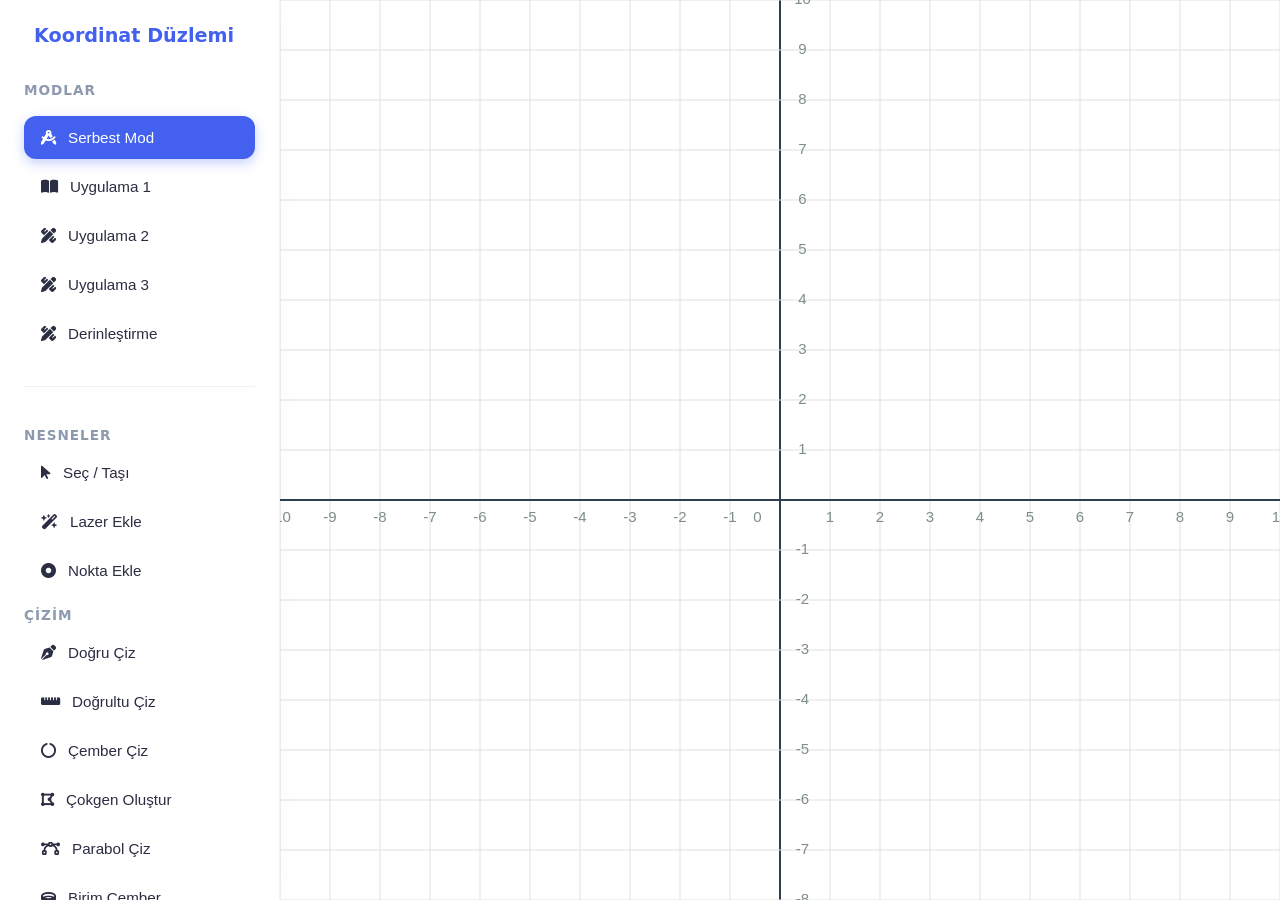
<file: index.html>
<!DOCTYPE html>
<html lang="tr">
<head>
    <meta charset="UTF-8">
    <meta name="viewport" content="width=device-width, initial-scale=1.0, maximum-scale=1.0, user-scalable=no">
    <title>Lazer Işıklı Koordinat Düzlemi</title>
    <!-- Font Awesome for Icons -->
    <link rel="stylesheet" href="https://cdnjs.cloudflare.com/ajax/libs/font-awesome/6.4.0/css/all.min.css">
    <link rel="stylesheet" href="style.css">
</head>
<body>
    <!-- Portrait Mode Overlay -->
    <div id="portrait-overlay">
        <div class="rotate-icon">
            <svg viewBox="0 0 24 24" xmlns="http://www.w3.org/2000/svg">
                <path d="M16.48 2.52c3.27 1.55 5.61 4.72 5.97 8.48h1.5C23.44 4.84 18.29 0 12 0l-.66.03 3.81 3.81 1.33-1.32zm-6.25-.77c-.59-.59-1.54-.59-2.12 0L1.75 8.11c-.59.59-.59 1.54 0 2.12l12.02 12.02c.59.59 1.54.59 2.12 0l6.36-6.36c.59-.59.59-1.54 0-2.12L10.23 1.75zm4.6 19.44L2.81 9.17l6.36-6.36 12.02 12.02-6.36 6.36zm-7.31.29C4.25 19.94 1.91 16.76 1.55 13H.05C.56 19.16 5.71 24 12 24l.66-.03-3.81-3.81-1.33 1.32z"/>
            </svg>
        </div>
        <h2>Cihazınızı Çevirin</h2>
        <p>Bu uygulama yatay modda çalışmaktadır. Lütfen cihazınızı yatay konuma getirin.</p>
    </div>

    <!-- Hamburger Button for Mobile -->
    <button id="hamburger-btn-main" aria-label="Menü">
        <span></span><span></span><span></span>
    </button>
    <button id="fullscreen-btn" aria-label="Tam Ekran"><i class="fa-solid fa-expand"></i></button>
    <div id="sidebar-overlay-main"></div>

    <div id="app">
        <aside id="sidebar">
            <h2><i class="fa-solid fa-laser"></i> Koordinat Düzlemi</h2>
            
            <h3>Modlar</h3>
            <div class="mode-selector">
                <button id="mode-free" class="active"><i class="fa-solid fa-compass-drafting"></i> Serbest Mod</button>
                <button id="mode-app1" onclick="window.location.href='uygulama1.html'"><i class="fa-solid fa-book-open"></i> Uygulama 1</button>
                <button id="mode-app2" onclick="window.location.href='uygulama2.html'"><i class="fa-solid fa-pencil-ruler"></i> Uygulama 2</button>
                <button id="mode-app3" onclick="window.location.href='uygulama3.html'"><i class="fa-solid fa-pencil-ruler"></i> Uygulama 3</button>
                <button id="mode-app4" onclick="window.location.href='uygulama4.html'"><i class="fa-solid fa-pencil-ruler"></i> Derinleştirme</button>
            </div>
            
            <hr>

            <div id="tools-panel">
                <h3>Nesneler</h3>
                <button id="tool-move"><i class="fa-solid fa-arrow-pointer"></i> Seç / Taşı</button>
                <button id="tool-laser"><i class="fa-solid fa-wand-magic-sparkles"></i> Lazer Ekle</button>
                <button id="tool-point"><i class="fa-solid fa-circle-dot"></i> Nokta Ekle</button>
                
                <h3>Çizim</h3>
                <button id="tool-line"><i class="fa-solid fa-pen-nib"></i> Doğru Çiz</button>
                <button id="tool-direction"><i class="fa-solid fa-ruler-horizontal"></i> Doğrultu Çiz</button>
                <button id="tool-circle"><i class="fa-solid fa-circle-notch"></i> Çember Çiz</button>
                <button id="tool-polygon"><i class="fa-solid fa-draw-polygon"></i> Çokgen Oluştur</button>
                <button id="tool-parabola"><i class="fa-solid fa-bezier-curve"></i> Parabol Çiz</button>
                <button id="tool-unit-circle"><i class="fa-solid fa-ring"></i> Birim Çember</button>
                
                <h3>Düzenleme</h3>
                <button id="tool-copy"><i class="fa-solid fa-copy"></i> Kopyala</button>
                <button id="tool-delete"><i class="fa-solid fa-trash-can"></i> Sil</button>
                <button id="tool-clear"><i class="fa-solid fa-eraser"></i> Temizle</button>
            </div>
            

        </aside>
        
        <main id="canvas-container">
            <svg id="mainSvg" xmlns="http://www.w3.org/2000/svg">
                <!-- Izgara ve Eksenler -->
                <g id="grid-layer"></g>
                <!-- Nesneler -->
                <g id="objects-layer"></g>
                <!-- Seçim ve Düzenleme Katmanı -->
                <g id="ui-layer"></g>
            </svg>
        </main>
    </div>

    <script src="script.js"></script>
    <script>
        // Hamburger menu toggle for mobile
        (function() {
            const hamburger = document.getElementById('hamburger-btn-main');
            const sidebar = document.getElementById('sidebar');
            const overlay = document.getElementById('sidebar-overlay-main');
            if (hamburger && sidebar && overlay) {
                hamburger.addEventListener('click', function() {
                    sidebar.classList.toggle('open');
                    overlay.classList.toggle('visible');
                });
                overlay.addEventListener('click', function() {
                    sidebar.classList.remove('open');
                    overlay.classList.remove('visible');
                });
                // Close sidebar when a tool is selected on mobile
                document.querySelectorAll('#tools-panel button, .mode-selector button').forEach(function(btn) {
                    btn.addEventListener('click', function() {
                        if (window.innerHeight < 500 || window.innerWidth < 768) {
                            sidebar.classList.remove('open');
                            overlay.classList.remove('visible');
                        }
                    });
                });
            }
        })();
        // Fullscreen button (mobile only)
        (function() {
            const fsBtn = document.getElementById('fullscreen-btn');
            if (!fsBtn) return;
            fsBtn.addEventListener('click', function() {
                if (!document.fullscreenElement) {
                    document.documentElement.requestFullscreen && document.documentElement.requestFullscreen();
                } else {
                    document.exitFullscreen && document.exitFullscreen();
                }
            });
            document.addEventListener('fullscreenchange', function() {
                const icon = fsBtn.querySelector('i');
                if (icon) {
                    icon.className = document.fullscreenElement ? 'fa-solid fa-compress' : 'fa-solid fa-expand';
                }
            });
        })();
    </script>
</html>
</file>
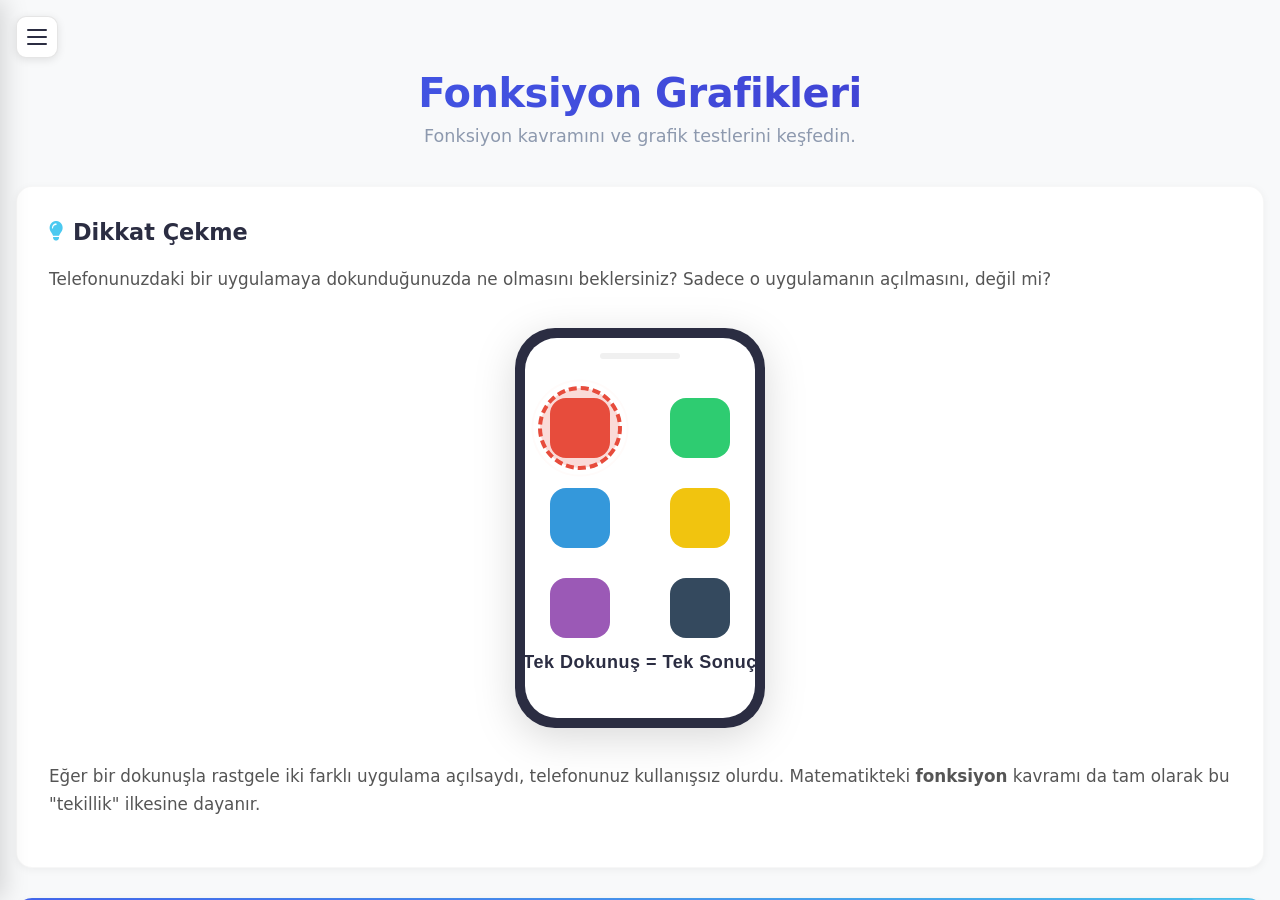
<file: uygulama1.html>
<!DOCTYPE html>
<html lang="tr">
<head>
    <meta charset="UTF-8">
    <meta name="viewport" content="width=device-width, initial-scale=1.0, maximum-scale=1.0, user-scalable=no">
    <title>Uygulama 1: Fonksiyon Grafikleri</title>
    <!-- Font Awesome for Icons -->
    <link rel="stylesheet" href="https://cdnjs.cloudflare.com/ajax/libs/font-awesome/6.4.0/css/all.min.css">
    <style>
        :root {
            --primary-color: #4361ee;
            --secondary-color: #3f37c9;
            --accent-color: #4cc9f0;
            --success-color: #2ecc71;
            --danger-color: #e74c3c;
            --text-color: #2b2d42;
            --text-light: #8d99ae;
            --bg-color: #f8f9fa;
            --card-bg: #ffffff;
            --sidebar-width: 280px;
            --border-radius: 16px;
            --shadow-sm: 0 2px 8px rgba(0,0,0,0.05);
            --shadow-md: 0 8px 24px rgba(0,0,0,0.08);
            --transition: all 0.3s cubic-bezier(0.25, 0.8, 0.25, 1);
        }

        * {
            box-sizing: border-box;
            margin: 0;
            padding: 0;
        }

        body {
            font-family: 'Segoe UI', system-ui, -apple-system, sans-serif;
            background-color: var(--bg-color);
            color: var(--text-color);
            height: 100vh;
            overflow: hidden;
            display: flex;
        }

        /* Sidebar Styling */
        #sidebar {
            width: var(--sidebar-width);
            background: var(--card-bg);
            border-right: 1px solid rgba(0,0,0,0.05);
            display: flex;
            flex-direction: column;
            padding: 24px;
            z-index: 100;
            box-shadow: 4px 0 24px rgba(0,0,0,0.15);
            position: fixed;
            top: 0;
            left: 0;
            height: 100vh;
            transform: translateX(calc(-1 * var(--sidebar-width)));
            transition: transform 0.3s cubic-bezier(0.25, 0.8, 0.25, 1);
        }

        #sidebar.open {
            transform: translateX(0);
        }

        #sidebar-overlay {
            display: none;
            position: fixed;
            inset: 0;
            background: rgba(0,0,0,0.3);
            z-index: 99;
        }

        #sidebar-overlay.visible {
            display: block;
        }

        #hamburger-btn {
            position: fixed;
            top: 16px;
            left: 16px;
            z-index: 101;
            background: white;
            border: 1px solid rgba(0,0,0,0.1);
            border-radius: 10px;
            width: 42px;
            height: 42px;
            cursor: pointer;
            display: flex;
            flex-direction: column;
            align-items: center;
            justify-content: center;
            gap: 5px;
            box-shadow: 0 2px 8px rgba(0,0,0,0.1);
            transition: all 0.2s;
        }

        #hamburger-btn span {
            display: block;
            width: 20px;
            height: 2px;
            background: var(--text-color);
            border-radius: 2px;
            transition: all 0.2s;
        }

        #hamburger-btn:hover {
            background: var(--primary-color);
            border-color: var(--primary-color);
        }

        #hamburger-btn:hover span {
            background: white;
        }

        #fullscreen-btn {
            display: none;
            position: fixed; top: 16px; right: 16px; z-index: 101;
            background: white; border: 1px solid rgba(0,0,0,0.1);
            border-radius: 10px; width: 42px; height: 42px;
            cursor: pointer; align-items: center;
            justify-content: center; box-shadow: 0 2px 8px rgba(0,0,0,0.1);
            transition: all 0.2s; font-size: 16px; color: #333;
        }
        #fullscreen-btn:hover, #fullscreen-btn:active {
            background: var(--primary-color); border-color: var(--primary-color); color: white;
        }
        @media (max-width: 768px) {
            #fullscreen-btn { display: flex; }
        }

        .brand {
            font-size: 1.2rem;
            font-weight: 700;
            color: var(--primary-color);
            margin-bottom: 30px;
            display: flex;
            align-items: center;
            gap: 10px;
        }

        .nav-btn {
            width: 100%;
            text-align: left;
            padding: 14px 18px;
            margin-bottom: 8px;
            border: none;
            background: transparent;
            border-radius: 12px;
            cursor: pointer;
            color: var(--text-light);
            font-weight: 500;
            font-size: 0.95rem;
            transition: var(--transition);
            display: flex;
            align-items: center;
            gap: 12px;
        }

        .nav-btn:hover:not(:disabled) {
            background-color: rgba(67, 97, 238, 0.05);
            color: var(--primary-color);
            transform: translateX(4px);
        }

        .nav-btn.active {
            background-color: var(--primary-color);
            color: white;
            box-shadow: 0 4px 12px rgba(67, 97, 238, 0.3);
        }

        .nav-btn:disabled {
            opacity: 0.5;
            cursor: not-allowed;
        }

        .back-btn {
            margin-top: auto;
            padding: 12px;
            border: 1px solid #eee;
            background: white;
            border-radius: 12px;
            color: var(--text-color);
            font-weight: 600;
            cursor: pointer;
            transition: var(--transition);
            display: flex;
            align-items: center;
            justify-content: center;
            gap: 8px;
        }

        .back-btn:hover {
            border-color: var(--primary-color);
            color: var(--primary-color);
        }

        /* Main Content Area */
        #content-area {
            flex: 1;
            overflow-y: auto;
            padding: 70px 16px 40px;
            scroll-behavior: smooth;
            width: 100%;
        }

        .container {
            max-width: 100%;
            margin: 0;
            padding-bottom: 60px;
        }

        /* Header Section */
        header {
            margin-bottom: 40px;
            text-align: center;
        }

        h1 {
            font-size: 2.5rem;
            font-weight: 800;
            background: linear-gradient(135deg, var(--primary-color), var(--secondary-color));
            -webkit-background-clip: text;
            -webkit-text-fill-color: transparent;
            margin-bottom: 10px;
            letter-spacing: -0.5px;
        }

        .subtitle {
            font-size: 1.1rem;
            color: var(--text-light);
        }

        /* Cards */
        .card {
            background: var(--card-bg);
            border-radius: var(--border-radius);
            padding: 32px;
            margin-bottom: 30px;
            box-shadow: var(--shadow-sm);
            border: 1px solid rgba(0,0,0,0.03);
            transition: var(--transition);
        }

        .card:hover {
            box-shadow: var(--shadow-md);
            transform: translateY(-2px);
        }

        .card h2 {
            font-size: 1.4rem;
            color: var(--text-color);
            margin-bottom: 20px;
            display: flex;
            align-items: center;
            gap: 10px;
        }

        .card h2 i {
            color: var(--accent-color);
            font-size: 1.2rem;
        }

        .card p {
            line-height: 1.7;
            color: #555;
            margin-bottom: 16px;
            font-size: 1.05rem;
        }

        /* Visual Demo Box */
        .visual-demo {
            background: #f8faff;
            border: 1px dashed #dbeafe;
            border-radius: 12px;
            padding: 30px;
            margin: 24px 0;
            display: flex;
            flex-direction: column;
            align-items: center;
            text-align: center;
        }

        .visual-demo svg {
            max-width: 100%;
            height: auto;
            filter: drop-shadow(0 4px 6px rgba(0,0,0,0.05));
        }
        
        .demo-caption {
            margin-top: 15px;
            font-size: 0.95rem;
            color: var(--text-light);
            font-style: italic;
        }

        /* Concept Box (Highlight) */
        .concept-box {
            background: linear-gradient(135deg, #4361ee 0%, #4cc9f0 100%);
            color: white;
            border-radius: var(--border-radius);
            padding: 32px;
            position: relative;
            overflow: hidden;
        }

        .concept-box::before {
            content: '';
            position: absolute;
            top: -20px;
            right: -20px;
            width: 100px;
            height: 100px;
            background: rgba(255,255,255,0.1);
            border-radius: 50%;
        }

        .concept-box h3 {
            font-size: 1.3rem;
            margin-bottom: 12px;
            display: flex;
            align-items: center;
            gap: 10px;
        }

        .concept-box p {
            color: rgba(255,255,255,0.95);
            margin-bottom: 0;
        }

        .concept-box strong {
            color: white;
            font-weight: 700;
            text-decoration: underline;
            text-decoration-color: rgba(255,255,255,0.5);
        }

        /* Comparison Grid */
        .comparison-grid {
            display: grid;
            grid-template-columns: repeat(auto-fit, minmax(300px, 1fr));
            gap: 24px;
            margin-top: 24px;
        }

        .comparison-item {
            background: white;
            border: 1px solid #eee;
            border-radius: 12px;
            padding: 20px;
            text-align: center;
            transition: var(--transition);
        }

        .comparison-item:hover {
            border-color: var(--accent-color);
            box-shadow: 0 4px 12px rgba(0,0,0,0.05);
        }

        .status-badge {
            display: inline-block;
            padding: 6px 12px;
            border-radius: 20px;
            font-size: 0.85rem;
            font-weight: 600;
            margin-top: 12px;
        }

        .status-success {
            background: rgba(46, 204, 113, 0.15);
            color: var(--success-color);
        }

        .status-error {
            background: rgba(231, 76, 60, 0.15);
            color: var(--danger-color);
        }

        /* Steps List */
        .steps-list {
            list-style: none;
            counter-reset: step;
        }

        .steps-list li {
            position: relative;
            padding-left: 50px;
            margin-bottom: 20px;
        }

        .steps-list li::before {
            counter-increment: step;
            content: counter(step);
            position: absolute;
            left: 0;
            top: 0;
            width: 32px;
            height: 32px;
            background: var(--bg-color);
            color: var(--primary-color);
            border-radius: 50%;
            text-align: center;
            line-height: 32px;
            font-weight: 700;
            border: 2px solid var(--primary-color);
        }

        /* Primary Button */
        .btn-primary {
            display: inline-flex;
            align-items: center;
            gap: 10px;
            background: var(--primary-color);
            color: white;
            padding: 14px 28px;
            border-radius: 12px;
            border: none;
            font-size: 1rem;
            font-weight: 600;
            cursor: pointer;
            transition: var(--transition);
            text-decoration: none;
            box-shadow: 0 4px 12px rgba(67, 97, 238, 0.3);
        }

        .btn-primary:hover {
            background: var(--secondary-color);
            transform: translateY(-2px);
            box-shadow: 0 6px 16px rgba(67, 97, 238, 0.4);
        }

        .task-grid {
            display: grid;
            gap: 18px;
            margin-top: 24px;
        }

        .task-card {
            border: 1px solid rgba(0,0,0,0.05);
            border-radius: 14px;
            padding: 18px;
            background: #fff;
            box-shadow: var(--shadow-sm);
        }

        .task-header {
            display: flex;
            align-items: center;
            justify-content: space-between;
            gap: 12px;
            margin-bottom: 10px;
            flex-wrap: wrap;
        }

        .task-title {
            font-weight: 700;
            color: var(--text-color);
            font-size: 1rem;
        }

        .task-steps {
            list-style: none;
            padding-left: 0;
            margin: 0;
        }

        .task-steps li {
            padding: 8px 0;
            border-bottom: 1px dashed rgba(0,0,0,0.06);
            color: #555;
            font-size: 0.98rem;
        }

        .task-steps li:last-child {
            border-bottom: none;
        }

        .lab-shell {
            display: grid;
            grid-template-columns: 280px 1fr;
            gap: 24px;
            margin-top: 26px;
            padding: 20px;
            border-radius: 20px;
            background: #f8faff;
            border: 1px solid #e9ecf5;
        }

        .lab-panel {
            background: #fff;
            border-radius: 16px;
            padding: 18px;
            box-shadow: var(--shadow-sm);
            display: flex;
            flex-direction: column;
            min-height: 520px;
        }

        #tools-panel h3 {
            font-size: 0.8rem;
            color: var(--text-light);
            margin: 14px 0 8px;
            text-transform: uppercase;
            letter-spacing: 1px;
            font-weight: 600;
        }

        #tools-panel button {
            width: 100%;
            text-align: left;
            padding: 10px 12px;
            margin-bottom: 6px;
            border: 1px solid rgba(0,0,0,0.08);
            background: #fff;
            border-radius: 10px;
            cursor: pointer;
            color: var(--text-color);
            font-weight: 500;
            font-size: 0.92rem;
            transition: var(--transition);
            display: flex;
            align-items: center;
            gap: 10px;
        }

        #tools-panel button:hover:not(:disabled) {
            background-color: rgba(67, 97, 238, 0.08);
            color: var(--primary-color);
            border-color: rgba(67, 97, 238, 0.35);
            transform: translateX(2px);
        }

        #tools-panel button.active {
            background-color: var(--primary-color);
            color: white;
            border-color: var(--primary-color);
            box-shadow: 0 4px 12px rgba(67, 97, 238, 0.3);
        }

        #tools-panel button:disabled {
            opacity: 0.5;
            cursor: not-allowed;
        }

        #info-panel {
            margin-top: auto;
            padding-top: 12px;
            border-top: 1px solid rgba(0,0,0,0.06);
            font-size: 0.85rem;
            color: var(--text-light);
        }

        #canvas-container {
            flex-grow: 1;
            position: relative;
            background-color: #fff;
            overflow: hidden;
            border-radius: 16px;
            min-height: 520px;
            box-shadow: var(--shadow-sm);
            border: 1px solid rgba(0,0,0,0.05);
        }

        #canvas-container svg {
            width: 100%;
            height: 100%;
            display: block;
            cursor: crosshair;
        }

        .grid-line {
            stroke: #e0e0e0;
            stroke-width: 1px;
            vector-effect: non-scaling-stroke;
        }

        .axis-line {
            stroke: #2c3e50;
            stroke-width: 2px;
            vector-effect: non-scaling-stroke;
        }

        .grid-text {
            font-family: Arial, sans-serif;
            fill: #7f8c8d;
            text-anchor: middle;
            pointer-events: none;
        }

        .selectable {
            cursor: pointer;
            pointer-events: all;
        }

        .laser-body {
            fill: #e74c3c;
            stroke: none;
        }

        .laser-beam {
            stroke: rgba(231, 76, 60, 0.6);
            stroke-width: 3px;
            vector-effect: non-scaling-stroke;
            pointer-events: none;
        }

        .point {
            fill: none;
            stroke: #3498db;
            stroke-width: 10px;
            stroke-linecap: round;
            vector-effect: non-scaling-stroke;
        }

        .polygon-vertex {
            fill: none;
            stroke: #27ae60;
            stroke-width: 10px;
            stroke-linecap: round;
            vector-effect: non-scaling-stroke;
            cursor: pointer;
        }

        .line {
            stroke: #34495e;
            stroke-width: 2px;
            vector-effect: non-scaling-stroke;
            fill: none;
        }

        .direction-extension {
            stroke: #7f8c8d;
            stroke-width: 2px;
            stroke-dasharray: 6 6;
            vector-effect: non-scaling-stroke;
            fill: none;
        }

        .circle {
            fill: none;
            stroke: #9b59b6;
            stroke-width: 2px;
            vector-effect: non-scaling-stroke;
        }

        .polygon {
            fill: rgba(46, 204, 113, 0.3);
            stroke: #27ae60;
            stroke-width: 2px;
            vector-effect: non-scaling-stroke;
        }

        .parabola {
            fill: none;
            stroke: #e67e22;
            stroke-width: 2px;
            vector-effect: non-scaling-stroke;
        }

        .selected-outline {
            fill: none;
            stroke: #f1c40f;
            stroke-width: 2px;
            stroke-dasharray: 4, 4;
            vector-effect: non-scaling-stroke;
        }

        .handle {
            fill: none;
            stroke: #f1c40f;
            stroke-width: 15px;
            stroke-linecap: round;
            vector-effect: non-scaling-stroke;
            cursor: grab;
        }

        .handle:active {
            cursor: grabbing;
            stroke: #d35400;
        }

        /* Animations */
        @keyframes pulse {
            0% { transform: scale(1); opacity: 0.8; }
            50% { transform: scale(1.1); opacity: 0.4; }
            100% { transform: scale(1); opacity: 0.8; }
        }
        
        @keyframes scan {
            0% { x1: 40; x2: 40; }
            100% { x1: 180; x2: 180; }
        }

        /* Scrollbar */
        ::-webkit-scrollbar {
            width: 8px;
        }
        ::-webkit-scrollbar-track {
            background: #f1f1f1;
        }
        ::-webkit-scrollbar-thumb {
            background: #ccc;
            border-radius: 4px;
        }
        /* Tutorial Overlay Styles */
        #tutorial-container {
            background: #fff;
            border-radius: 16px;
            padding: 24px;
            box-shadow: 0 4px 12px rgba(0,0,0,0.08);
            margin-bottom: 24px;
            border-left: 5px solid var(--primary-color);
            position: relative;
            overflow: hidden;
        }

        #tutorial-progress-bar {
            position: absolute;
            top: 0;
            left: 0;
            height: 4px;
            background: var(--success-color);
            width: 0%;
            transition: width 0.5s ease;
        }

        #tutorial-instruction {
            font-size: 1.1rem;
            margin-bottom: 16px;
            color: var(--text-color);
            line-height: 1.6;
        }

        .tutorial-btn-group {
            display: flex;
            gap: 12px;
            margin-top: 16px;
        }

        .tutorial-opt-btn {
            flex: 1;
            padding: 12px;
            border: 2px solid #e0e0e0;
            background: white;
            border-radius: 8px;
            cursor: pointer;
            font-weight: 600;
            transition: all 0.2s;
        }

        .tutorial-opt-btn:hover {
            border-color: var(--primary-color);
            background: #f8faff;
        }

        .tutorial-feedback {
            margin-top: 12px;
            font-weight: 600;
            padding: 10px;
            border-radius: 8px;
            display: none;
        }

        .tutorial-feedback.success {
            display: block;
            background: #d4edda;
            color: #155724;
        }

        .tutorial-feedback.error {
            display: block;
            background: #f8d7da;
            color: #721c24;
        }

        #tutorial-next-btn {
            background: var(--primary-color);
            color: white;
            border: none;
            padding: 10px 24px;
            border-radius: 8px;
            font-weight: 600;
            cursor: pointer;
            margin-top: 16px;
            float: right;
        }
        
        #tutorial-next-btn:disabled {
            background: #ccc;
            cursor: not-allowed;
        }

        .pulse-anim {
            animation: pulse-btn 1.5s infinite;
        }

        @keyframes pulse-btn {
            0% { box-shadow: 0 0 0 0 rgba(67, 97, 238, 0.7); }
            70% { box-shadow: 0 0 0 10px rgba(67, 97, 238, 0); }
            100% { box-shadow: 0 0 0 0 rgba(67, 97, 238, 0); }
        }

        /* Portrait Rotation Overlay */
        #portrait-overlay {
            display: none;
            position: fixed;
            inset: 0;
            z-index: 99999;
            background: linear-gradient(135deg, #4361ee 0%, #3f37c9 100%);
            flex-direction: column;
            align-items: center;
            justify-content: center;
            color: white;
            text-align: center;
            padding: 40px;
        }
        #portrait-overlay .rotate-icon {
            width: 100px; height: 100px; margin-bottom: 30px;
            animation: rotatePhone 2s ease-in-out infinite;
        }
        #portrait-overlay .rotate-icon svg { width: 100%; height: 100%; fill: white; }
        #portrait-overlay h2 { font-size: 1.5rem; font-weight: 700; margin-bottom: 12px; color: white; }
        #portrait-overlay p { font-size: 1rem; opacity: 0.85; max-width: 300px; line-height: 1.6; }
        @keyframes rotatePhone {
            0%, 100% { transform: rotate(0deg); }
            25% { transform: rotate(-30deg); }
            75% { transform: rotate(90deg); }
        }
        @media (orientation: portrait) and (max-width: 1024px) {
            #portrait-overlay { display: flex !important; }
            #content-area, #sidebar, #hamburger-btn, #sidebar-overlay { display: none !important; }
        }
        @media (orientation: landscape), (min-width: 1025px) {
            #portrait-overlay { display: none !important; }
        }

        /* Touch-friendly targets */
        @media (pointer: coarse) {
            .nav-btn { min-height: 44px; }
            #hamburger-btn { min-width: 44px; min-height: 44px; }
            svg { touch-action: none; }
            .handle { stroke-width: 28px; }
            .handle-hit-area { pointer-events: all !important; }
            .point { stroke-width: 14px; }
            .polygon-vertex { stroke-width: 14px; }
        }

        /* Responsive lab layout — tablets in landscape */
        @media (max-width: 1024px) {
            .lab-shell {
                grid-template-columns: 200px 1fr;
                gap: 12px;
                padding: 12px;
            }
            .lab-panel {
                min-height: auto;
                padding: 12px;
            }
            #canvas-container {
                min-height: 400px;
            }
            #tools-panel button {
                padding: 7px 10px;
                font-size: 0.85rem;
                margin-bottom: 4px;
                gap: 8px;
            }
            #tools-panel h3 {
                margin: 8px 0 4px;
                font-size: 0.72rem;
            }
            .card {
                padding: 20px;
            }
            #content-area {
                padding-top: 54px;
            }
        }

        /* Responsive lab layout — phones in landscape */
        @media (max-width: 850px) {
            .lab-shell {
                grid-template-columns: 150px 1fr;
                gap: 8px;
                padding: 8px;
                margin-top: 12px;
            }
            .lab-panel {
                padding: 8px;
            }
            #canvas-container {
                min-height: 300px;
            }
            #tools-panel button {
                padding: 5px 7px;
                font-size: 0.78rem;
                margin-bottom: 3px;
                gap: 5px;
                border-radius: 7px;
            }
            #tools-panel h3 {
                margin: 6px 0 3px;
                font-size: 0.65rem;
            }
            .card {
                padding: 14px;
                margin-bottom: 16px;
            }
            .card h2 {
                font-size: 1.1rem;
                margin-bottom: 10px;
            }
            .card p {
                font-size: 0.92rem;
                margin-bottom: 8px;
            }
            #content-area {
                padding: 48px 8px 20px;
            }
        }

        /* Short viewport — phone landscape height */
        @media (max-height: 500px) {
            .lab-panel, #canvas-container {
                min-height: auto;
            }
            .lab-shell {
                min-height: calc(100vh - 160px);
            }
            #canvas-container {
                min-height: calc(100vh - 200px);
            }
        }
    </style>
</head>
<body>
    <!-- Portrait Mode Overlay -->
    <div id="portrait-overlay">
        <div class="rotate-icon">
            <svg viewBox="0 0 24 24" xmlns="http://www.w3.org/2000/svg">
                <path d="M16.48 2.52c3.27 1.55 5.61 4.72 5.97 8.48h1.5C23.44 4.84 18.29 0 12 0l-.66.03 3.81 3.81 1.33-1.32zm-6.25-.77c-.59-.59-1.54-.59-2.12 0L1.75 8.11c-.59.59-.59 1.54 0 2.12l12.02 12.02c.59.59 1.54.59 2.12 0l6.36-6.36c.59-.59.59-1.54 0-2.12L10.23 1.75zm4.6 19.44L2.81 9.17l6.36-6.36 12.02 12.02-6.36 6.36zm-7.31.29C4.25 19.94 1.91 16.76 1.55 13H.05C.56 19.16 5.71 24 12 24l.66-.03-3.81-3.81-1.33 1.32z"/>
            </svg>
        </div>
        <h2>Cihazınızı Çevirin</h2>
        <p>Bu uygulama yatay modda çalışmaktadır. Lütfen cihazınızı yatay konuma getirin.</p>
    </div>

    <div id="sidebar-overlay" onclick="toggleSidebar()"></div>
    <button id="hamburger-btn" onclick="toggleSidebar()" aria-label="Menüyü Aç/Kapat">
        <span></span><span></span><span></span>
    </button>
    <button id="fullscreen-btn" aria-label="Tam Ekran"><i class="fa-solid fa-expand"></i></button>
    <!-- Sidebar Navigation -->
    <aside id="sidebar">
        <div class="brand">
            <i class="fas fa-shapes"></i>
            <span>Matematik Atölyesi</span>
        </div>
        
        <div id="lesson-nav">
            <button class="nav-btn active" onclick="showSection(1)" id="btn-section-1">
                <i class="fas fa-book-open"></i> 1. Temel Bilgiler
            </button>
            <button class="nav-btn" onclick="showSection(2)" id="btn-section-2">
                <i class="fas fa-pencil-ruler"></i> 2. Uygulama
            </button>
            <button class="nav-btn" onclick="showSection(3)" id="btn-section-3">
                <i class="fas fa-clipboard-check"></i> 3. Değerlendirme
            </button>
        </div>

        <button class="back-btn" onclick="location.href='index.html'">
            <i class="fas fa-arrow-left"></i> Ana Menüye Dön
        </button>
    </aside>

    <!-- Main Content -->
    <main id="content-area">
        <div class="container">
            <div id="section-1" class="section-content">
            <header>
                <h1>Fonksiyon Grafikleri</h1>
                <p class="subtitle">Fonksiyon kavramını ve grafik testlerini keşfedin.</p>
            </header>

            <!-- Card 1: Attention Grabber -->
            <section class="card">
                <h2><i class="fas fa-lightbulb"></i> Dikkat Çekme</h2>
                <p>Telefonunuzdaki bir uygulamaya dokunduğunuzda ne olmasını beklersiniz? Sadece o uygulamanın açılmasını, değil mi?</p>
                
                <div class="visual-demo" style="background: transparent; border: none; padding: 0;">
                    <svg width="320" height="420" viewBox="0 0 320 420" style="filter: drop-shadow(0 10px 20px rgba(0,0,0,0.15));">
                        <!-- Phone Body (Dark Frame) -->
                        <rect x="35" y="10" width="250" height="400" rx="40" ry="40" fill="#2b2d42" />
                        <!-- Screen (White) -->
                        <rect x="45" y="20" width="230" height="380" rx="32" ry="32" fill="#ffffff" />
                        
                        <!-- Top Notch / Speaker -->
                        <rect x="120" y="35" width="80" height="6" rx="3" fill="#f0f0f0" />
                        
                        <!-- App Grid Container -->
                        <g transform="translate(70, 80)">
                            <!-- App 1 (Target) -->
                            <rect x="0" y="0" width="60" height="60" rx="16" fill="#e74c3c" />
                            
                            <!-- App 2 -->
                            <rect x="120" y="0" width="60" height="60" rx="16" fill="#2ecc71" />
                            
                            <!-- App 3 -->
                            <rect x="0" y="90" width="60" height="60" rx="16" fill="#3498db" />
                            
                            <!-- App 4 -->
                            <rect x="120" y="90" width="60" height="60" rx="16" fill="#f1c40f" />
                            
                            <!-- App 5 -->
                            <rect x="0" y="180" width="60" height="60" rx="16" fill="#9b59b6" />
                            
                            <!-- App 6 -->
                            <rect x="120" y="180" width="60" height="60" rx="16" fill="#34495e" />
                        </g>

                        <!-- Interaction Effect (Circle around Red App) -->
                        <circle cx="100" cy="110" r="40" fill="rgba(231, 76, 60, 0.2)" stroke="#e74c3c" stroke-width="4" stroke-dasharray="8 4">
                            <animateTransform attributeName="transform" type="rotate" from="0 100 110" to="360 100 110" dur="8s" repeatCount="indefinite" />
                        </circle>
                        <circle cx="100" cy="110" r="40" fill="none" stroke="#e74c3c" stroke-width="2" opacity="0.5">
                             <animate attributeName="r" values="40;48;40" dur="2s" repeatCount="indefinite" />
                             <animate attributeName="opacity" values="0.5;0;0.5" dur="2s" repeatCount="indefinite" />
                        </circle>

                        <!-- Text Label -->
                        <text x="160" y="350" text-anchor="middle" font-family="'Segoe UI', sans-serif" font-size="18" font-weight="600" fill="#2b2d42" letter-spacing="0.5">Tek Dokunuş = Tek Sonuç</text>
                    </svg>
                </div>
                
                <p>Eğer bir dokunuşla rastgele iki farklı uygulama açılsaydı, telefonunuz kullanışsız olurdu. Matematikteki <strong>fonksiyon</strong> kavramı da tam olarak bu "tekillik" ilkesine dayanır.</p>
            </section>

            <!-- Card 2: Concept Definition -->
            <section class="card concept-box">
                <h3><i class="fas fa-info-circle"></i> Fonksiyon Nedir?</h3>
                <p>Bir <strong>fonksiyon</strong>, bir kümedeki (Tanım Kümesi) her elemanı, diğer kümedeki (Değer Kümesi) <strong>bir ve yalnız bir</strong> elemanla eşleyen özel bir ilişkidir. Kısaca: Her girdinin <u>tek bir çıktısı</u> olmalıdır.</p>
            </section>

            <!-- Card 3: Vertical Line Test -->
            <section class="card">
                <h2><i class="fas fa-ruler-vertical"></i> Düşey Doğru Testi</h2>
                <p>Bir grafiğin fonksiyon olup olmadığını anlamak için kullanılan en pratik yöntem <strong>Düşey (Dikey) Doğru Testi</strong>dir.</p>
                
                <div class="comparison-grid">
                    <!-- Example 1: Function -->
                    <div class="comparison-item">
                        <svg width="220" height="180" viewBox="0 0 220 180" style="overflow: visible;">
                            <!-- Grid Background -->
                            <pattern id="smallGrid" width="20" height="20" patternUnits="userSpaceOnUse">
                                <path d="M 20 0 L 0 0 0 20" fill="none" stroke="#f0f0f0" stroke-width="1"/>
                            </pattern>
                            <rect width="100%" height="100%" fill="url(#smallGrid)" />
                            
                            <!-- Axes -->
                            <line x1="10" y1="160" x2="210" y2="160" stroke="#ccc" stroke-width="2" marker-end="url(#arrow)" />
                            <line x1="20" y1="10" x2="20" y2="170" stroke="#ccc" stroke-width="2" marker-end="url(#arrow)" />
                            
                            <!-- Parabola Graph -->
                            <path d="M 50 140 Q 115 20 180 140" fill="none" stroke="#2ecc71" stroke-width="3" stroke-linecap="round"/>
                            
                            <!-- Scan Line Animation -->
                            <line y1="20" y2="160" stroke="#e74c3c" stroke-dasharray="4,4" stroke-width="2">
                                <animate attributeName="x1" values="40;190;40" dur="4s" repeatCount="indefinite" />
                                <animate attributeName="x2" values="40;190;40" dur="4s" repeatCount="indefinite" />
                            </line>
                        </svg>
                        <div class="status-badge status-success">
                            <i class="fas fa-check-circle"></i> Fonksiyon Grafiği
                        </div>
                        <p style="font-size: 0.9rem; margin-top: 10px; color: #666;">Dikey doğrular grafiği sadece 1 noktada kesiyor.</p>
                    </div>

                    <!-- Example 2: Not a Function -->
                    <div class="comparison-item">
                        <svg width="220" height="180" viewBox="0 0 220 180" style="overflow: visible;">
                            <rect width="100%" height="100%" fill="url(#smallGrid)" />
                            <line x1="10" y1="160" x2="210" y2="160" stroke="#ccc" stroke-width="2" />
                            <line x1="20" y1="10" x2="20" y2="170" stroke="#ccc" stroke-width="2" />
                            
                            <!-- S-Curve Graph -->
                            <path d="M 140 30 Q 60 90 140 150" fill="none" stroke="#e74c3c" stroke-width="3" stroke-linecap="round"/>
                            
                            <!-- Static Vertical Line Intersecting Twice -->
                            <line x1="110" y1="20" x2="110" y2="160" stroke="#2b2d42" stroke-dasharray="4,4" stroke-width="2" opacity="0.7"/>
                            
                            <!-- Intersection Dots -->
                            <circle cx="110" cy="58" r="5" fill="#e74c3c" stroke="white" stroke-width="2"/>
                            <circle cx="110" cy="122" r="5" fill="#e74c3c" stroke="white" stroke-width="2"/>
                        </svg>
                        <div class="status-badge status-error">
                            <i class="fas fa-times-circle"></i> Fonksiyon Değil
                        </div>
                        <p style="font-size: 0.9rem; margin-top: 10px; color: #666;">Dikey doğru grafiği birden fazla noktada kesiyor.</p>
                    </div>
                </div>
            </section>

            <!-- Card 4: Interactive Task -->
            <section class="card">
                <h2><i class="fas fa-pencil-alt"></i> Sıra Sizde!</h2>
                <p>Şimdi öğrendiklerinizi pekiştirmek için aşağıdaki adımları takip edin:</p>
                <ol class="steps-list">
                    <li>Bir kağıda boş bir koordinat düzlemi çizin.</li>
                    <li>Üzerine rastgele, kıvrımlı bir çizgi (grafik) çizin.</li>
                    <li>Kaleminizle dikey taramalar yaparak (veya cetvelinizi dikey tutarak) grafiği test edin.</li>
                    <li>Grafiğinizin bir fonksiyon olup olmadığına karar verin.</li>
                </ol>
                
                <div style="text-align: center; margin-top: 40px;">
                    <button class="btn-primary" onclick="showSection(2)">
                        Uygulamaya Geç <i class="fas fa-arrow-right"></i>
                    </button>
                </div>
            </section>
            </div>

            <div id="section-2" class="section-content" style="display: none;">
            <section class="card" id="uygulama-2">
                <h2><i class="fas fa-pencil-ruler"></i> 2. Uygulama: Düşey Doğru Testi</h2>
                <p>Bu bölümde araç panelini kullanarak üç farklı grafik oluşturacak ve lazeri dikey doğru gibi kullanarak grafiğin fonksiyon olup olmadığını test edeceksiniz.</p>

                <div id="tutorial-container">
                    <div id="tutorial-progress-bar"></div>
                    <div id="tutorial-content">
                        <div id="tutorial-instruction">Yükleniyor...</div>
                        <div id="tutorial-question-area"></div>
                        <div id="tutorial-feedback" class="tutorial-feedback"></div>
                        <button id="tutorial-next-btn">Başla</button>
                    </div>
                    <div style="clear: both;"></div>
                </div>

                <div class="lab-shell">
                    <div class="lab-panel">
                        <div id="tools-panel">
                            <h3>Nesneler</h3>
                            <button id="tool-move"><i class="fas fa-arrow-pointer"></i> Seç / Taşı</button>
                            <button id="tool-laser"><i class="fas fa-wand-magic-sparkles"></i> Lazer Ekle</button>
                            <button id="tool-point"><i class="fas fa-circle-dot"></i> Nokta Ekle</button>

                            <h3>Çizim</h3>
                            <button id="tool-line"><i class="fas fa-pen-nib"></i> Doğru Çiz</button>
                            <button id="tool-direction"><i class="fas fa-ruler-horizontal"></i> Doğrultu Çiz</button>
                            <button id="tool-circle"><i class="fas fa-circle-notch"></i> Çember Çiz</button>
                            <button id="tool-polygon"><i class="fas fa-draw-polygon"></i> Çokgen Oluştur</button>
                            <button id="tool-parabola"><i class="fas fa-bezier-curve"></i> Parabol Çiz</button>
                            <button id="tool-unit-circle"><i class="fas fa-ring"></i> Birim Çember</button>

                            <h3>Düzenleme</h3>
                            <button id="tool-delete"><i class="fas fa-trash-can"></i> Sil</button>
                            <button id="tool-clear"><i class="fas fa-eraser"></i> Temizle</button>
                        </div>

                    </div>

                    <main id="canvas-container">
                        <svg id="mainSvg" xmlns="http://www.w3.org/2000/svg">
                            <g id="grid-layer"></g>
                            <g id="objects-layer"></g>
                            <g id="ui-layer"></g>
                        </svg>
                    </main>
                </div>
            </section>
            </div>

            <!-- SECTION 3: QUIZ -->
            <div id="section-3" class="section-content" style="display: none;">
                <header>
                    <h1>Değerlendirme</h1>
                    <p class="subtitle">Fonksiyon testlerini ne kadar anladığınızı ölçelim.</p>
                </header>
            
                <div class="card" id="quiz-container" style="max-width: 800px; margin: 0 auto;">
                    <div id="quiz-content" style="text-align: center;">
                        <div style="display: flex; justify-content: space-between; align-items: center; margin-bottom: 20px; border-bottom: 1px solid #eee; padding-bottom: 15px;">
                            <h2 id="quiz-question-text" style="margin: 0; font-size: 1.5rem; color: var(--primary-color);">
                                <i class="fas fa-question-circle"></i> Soru 1/3
                            </h2>
                            <span class="status-badge" style="background: #f1f1f1; color: #555;">Dikey Doğru Testi</span>
                        </div>
                        
                        <p style="font-size: 1.2rem; margin-bottom: 30px; color: var(--text-color);">Aşağıda verilen grafik bir fonksiyon grafiği midir?</p>
                        
                        <div class="visual-demo" style="max-width: 450px; margin: 0 auto 30px; padding: 20px; background: white; border: 2px solid #f0f0f0;">
                            <svg id="quiz-svg" width="300" height="300" viewBox="-10 -10 20 20" style="overflow: visible;">
                                <defs>
                                    <marker id="arrow-black" viewBox="0 0 10 10" refX="9" refY="5" markerWidth="6" markerHeight="6" orient="auto">
                                        <path d="M 0 0 L 10 5 L 0 10 z" fill="#333" />
                                    </marker>
                                    <marker id="arrow-black-rev" viewBox="0 0 10 10" refX="1" refY="5" markerWidth="6" markerHeight="6" orient="auto">
                                        <path d="M 10 0 L 0 5 L 10 10 z" fill="#333" />
                                    </marker>
                                    <marker id="arrow-red" viewBox="0 0 10 10" refX="0.5" refY="5" markerWidth="2.5" markerHeight="2.5" orient="auto">
                                        <path d="M 0 0 L 10 5 L 0 10 z" fill="#e74c3c" />
                                    </marker>
                                    <marker id="arrow-red-rev" viewBox="0 0 10 10" refX="9.5" refY="5" markerWidth="2.5" markerHeight="2.5" orient="auto">
                                        <path d="M 10 0 L 0 5 L 10 10 z" fill="#e74c3c" />
                                    </marker>
                                </defs>
                                <g id="quiz-graph-layer"></g>
                            </svg>
                        </div>
            
                        <div class="tutorial-btn-group" style="justify-content: center; gap: 20px; max-width: 600px; margin: 0 auto;">
                            <button class="tutorial-opt-btn" onclick="checkAnswer(true)" style="padding: 15px 20px; font-size: 1.05rem;">
                                <i class="fas fa-check" style="color: var(--success-color); margin-right: 8px;"></i> Fonksiyon Belirtir
                            </button>
                            <button class="tutorial-opt-btn" onclick="checkAnswer(false)" style="padding: 15px 20px; font-size: 1.05rem;">
                                <i class="fas fa-times" style="color: var(--danger-color); margin-right: 8px;"></i> Fonksiyon Belirtmez
                            </button>
                        </div>
                        
                        <div id="quiz-feedback" class="tutorial-feedback" style="margin-top: 25px; font-size: 1.1rem; padding: 15px;"></div>
                        
                        <button id="quiz-next-btn" class="btn-primary" style="display: none; margin: 30px auto 0;" onclick="nextQuestion()">
                            Sonraki Soru <i class="fas fa-arrow-right"></i>
                        </button>
                    </div>
                    
                    <div id="quiz-result" style="display: none; text-align: center; padding: 40px 20px;">
                        <div style="width: 100px; height: 100px; background: rgba(241, 196, 15, 0.1); border-radius: 50%; display: flex; align-items: center; justify-content: center; margin: 0 auto 20px;">
                            <i class="fas fa-trophy" style="font-size: 3rem; color: #f1c40f;"></i>
                        </div>
                        <h2 style="font-size: 2rem; margin-bottom: 10px; color: var(--text-color);">Tebrikler!</h2>
                        <p style="color: var(--text-light); font-size: 1.1rem;">Değerlendirmeyi tamamladınız.</p>
                        
                        <div style="margin: 30px 0; padding: 20px; background: #f8faff; border-radius: 12px; border: 1px dashed #dbeafe;">
                            <span style="display: block; font-size: 0.9rem; color: var(--text-light); margin-bottom: 5px;">TOPLAM SKOR</span>
                            <span id="quiz-score" style="font-size: 2.5rem; font-weight: 800; color: var(--primary-color);">3/3</span>
                        </div>
                        
                        <button class="btn-primary" onclick="location.reload()" style="margin: 0 auto;">
                            <i class="fas fa-redo"></i> Tekrar Dene
                        </button>
                    </div>
                </div>
            </div>
        </div>
    </main>
    <script>
    // Quiz Logic
    function createText(g, content, x, y, size = "0.8", color = "#333", anchor = "middle") {
        const text = document.createElementNS("http://www.w3.org/2000/svg", "text");
        text.setAttribute("x", x);
        text.setAttribute("y", y);
        text.setAttribute("font-size", size);
        text.setAttribute("fill", color);
        text.setAttribute("text-anchor", anchor);
        text.textContent = content;
        g.appendChild(text);
    }

    function createAxis(g) {
        // X Axis
        const xAxis = document.createElementNS("http://www.w3.org/2000/svg", "line");
        xAxis.setAttribute("x1", "-9");
        xAxis.setAttribute("y1", "0");
        xAxis.setAttribute("x2", "9");
        xAxis.setAttribute("y2", "0");
        xAxis.setAttribute("stroke", "#333");
        xAxis.setAttribute("stroke-width", "0.2");
        xAxis.setAttribute("marker-end", "url(#arrow-black)");
        xAxis.setAttribute("marker-start", "url(#arrow-black-rev)");
        g.appendChild(xAxis);

        // Y Axis
        const yAxis = document.createElementNS("http://www.w3.org/2000/svg", "line");
        yAxis.setAttribute("x1", "0");
        yAxis.setAttribute("y1", "9");
        yAxis.setAttribute("x2", "0");
        yAxis.setAttribute("y2", "-9");
        yAxis.setAttribute("stroke", "#333");
        yAxis.setAttribute("stroke-width", "0.2");
        yAxis.setAttribute("marker-end", "url(#arrow-black)"); // -9 is top (SVG y coordinates)
        yAxis.setAttribute("marker-start", "url(#arrow-black-rev)");
        g.appendChild(yAxis);
        
        // Labels
        createText(g, "x", 9.5, 0.3, "0.8", "#333", "start");
        createText(g, "y", 0, -9.5, "0.8", "#333", "middle");
        createText(g, "0", -0.6, 0.8, "0.8", "#333", "end"); 
    }

    const questions = [
        {
            type: 'parabola',
            isFunction: true,
            draw: (g) => {
                createAxis(g);
                
                // Parabola
                const path = document.createElementNS("http://www.w3.org/2000/svg", "path");
                path.setAttribute("d", "M -3 5 Q 0 -13 3 5"); 
                path.setAttribute("fill", "none");
                path.setAttribute("stroke", "#e74c3c");
                path.setAttribute("stroke-width", "0.3");
                path.setAttribute("marker-end", "url(#arrow-red)");
                path.setAttribute("marker-start", "url(#arrow-red-rev)");
                g.appendChild(path);
                
                // Vertex point
                const dot = document.createElementNS("http://www.w3.org/2000/svg", "circle");
                dot.setAttribute("cx", "0");
                dot.setAttribute("cy", "-4");
                dot.setAttribute("r", "0.15");
                dot.setAttribute("fill", "#333");
                g.appendChild(dot);
                
                // Labels
                createText(g, "4", -0.5, -4, "0.7", "#333", "end");
                createText(g, "f", 3.2, 5, "0.8", "#e74c3c", "start");
                createText(g, "a)", -8, -8, "1", "#333", "middle");
            }
        },
        {
            type: 'horizontal-line',
            isFunction: true,
            draw: (g) => {
                createAxis(g);
                
                // Horizontal Line y=3 (SVG y=-3)
                const line = document.createElementNS("http://www.w3.org/2000/svg", "line");
                line.setAttribute("x1", "-8");
                line.setAttribute("y1", "-3");
                line.setAttribute("x2", "8");
                line.setAttribute("y2", "-3");
                line.setAttribute("stroke", "#e74c3c");
                line.setAttribute("stroke-width", "0.3");
                line.setAttribute("marker-end", "url(#arrow-red)");
                line.setAttribute("marker-start", "url(#arrow-red-rev)");
                g.appendChild(line);
                
                // Intersection dot
                const dotFill = document.createElementNS("http://www.w3.org/2000/svg", "circle");
                dotFill.setAttribute("cx", "0");
                dotFill.setAttribute("cy", "-3");
                dotFill.setAttribute("r", "0.15");
                dotFill.setAttribute("fill", "#333");
                g.appendChild(dotFill);
                
                // Right angle marker
                const rect = document.createElementNS("http://www.w3.org/2000/svg", "rect");
                rect.setAttribute("x", "0");
                rect.setAttribute("y", "-3.4");
                rect.setAttribute("width", "0.4");
                rect.setAttribute("height", "0.4");
                rect.setAttribute("fill", "none");
                rect.setAttribute("stroke", "#333");
                rect.setAttribute("stroke-width", "0.1");
                g.appendChild(rect);
                
                // Dot inside right angle marker? usually standard is just the square.
                // But let's add a tiny dot inside if the user screenshot had it. 
                // Analysis mentioned "Right angle symbol".
                const dot = document.createElementNS("http://www.w3.org/2000/svg", "circle");
                dot.setAttribute("cx", "0.2");
                dot.setAttribute("cy", "-3.2");
                dot.setAttribute("r", "0.05");
                dot.setAttribute("fill", "#333");
                g.appendChild(dot);

                // Labels
                createText(g, "g", 8.5, -3, "0.8", "#e74c3c", "start");
                createText(g, "b)", -8, -8, "1", "#333", "middle");
            }
        },
        {
            type: 'vertical-line',
            isFunction: false,
            draw: (g) => {
                createAxis(g);
                
                // Vertical Line x=3
                const line = document.createElementNS("http://www.w3.org/2000/svg", "line");
                line.setAttribute("x1", "3");
                line.setAttribute("y1", "-8");
                line.setAttribute("x2", "3");
                line.setAttribute("y2", "8");
                line.setAttribute("stroke", "#e74c3c");
                line.setAttribute("stroke-width", "0.3");
                line.setAttribute("marker-end", "url(#arrow-red)"); // pointing down (positive y)
                line.setAttribute("marker-start", "url(#arrow-red-rev)"); // pointing up
                g.appendChild(line);
                
                // Intersection dot
                const dotIntersection = document.createElementNS("http://www.w3.org/2000/svg", "circle");
                dotIntersection.setAttribute("cx", "3");
                dotIntersection.setAttribute("cy", "0");
                dotIntersection.setAttribute("r", "0.15");
                dotIntersection.setAttribute("fill", "#333");
                g.appendChild(dotIntersection);

                // Right angle marker
                const rect = document.createElementNS("http://www.w3.org/2000/svg", "rect");
                rect.setAttribute("x", "3");
                rect.setAttribute("y", "-0.4");
                rect.setAttribute("width", "0.4");
                rect.setAttribute("height", "0.4");
                rect.setAttribute("fill", "none");
                rect.setAttribute("stroke", "#333");
                rect.setAttribute("stroke-width", "0.1");
                g.appendChild(rect);
                
                const dot = document.createElementNS("http://www.w3.org/2000/svg", "circle");
                dot.setAttribute("cx", "3.2");
                dot.setAttribute("cy", "-0.2");
                dot.setAttribute("r", "0.05");
                dot.setAttribute("fill", "#333");
                g.appendChild(dot);

                // Labels
                createText(g, "h", 3.2, 8, "0.8", "#e74c3c", "start");
                createText(g, "c)", -8, -8, "1", "#333", "middle");
            }
        }
    ];

    let currentQuestion = 0;
    let score = 0;

    function loadQuestion() {
        const q = questions[currentQuestion];
        document.getElementById('quiz-question-text').textContent = `Soru ${currentQuestion + 1}/3`;
        
        const g = document.getElementById('quiz-graph-layer');
        g.innerHTML = '';
        q.draw(g);
        
        document.getElementById('quiz-feedback').style.display = 'none';
        document.getElementById('quiz-next-btn').style.display = 'none';
        document.querySelectorAll('.tutorial-opt-btn').forEach(btn => btn.disabled = false);
    }

    function checkAnswer(userAnswer) {
        const q = questions[currentQuestion];
        const feedback = document.getElementById('quiz-feedback');
        const nextBtn = document.getElementById('quiz-next-btn');
        
        const isCorrect = (userAnswer === q.isFunction);
        
        if (isCorrect) {
            feedback.className = 'tutorial-feedback success';
            feedback.innerHTML = '<i class="fas fa-check-circle"></i> Doğru! ' + (q.isFunction ? "Bu bir fonksiyon grafiğidir." : "Bu bir fonksiyon grafiği DEĞİLDİR.");
            score++;
        } else {
            feedback.className = 'tutorial-feedback error';
            feedback.innerHTML = '<i class="fas fa-times-circle"></i> Yanlış. ' + (q.isFunction ? "Bu bir fonksiyon grafiği olmalıydı." : "Bu bir fonksiyon grafiği değildir (Dikey Doğru Testi).");
        }
        
        feedback.style.display = 'block';
        nextBtn.style.display = 'block';
        document.querySelectorAll('.tutorial-opt-btn').forEach(btn => btn.disabled = true);
    }

    function nextQuestion() {
        currentQuestion++;
        if (currentQuestion < questions.length) {
            loadQuestion();
        } else {
            showResults();
        }
    }

    function showResults() {
        document.getElementById('quiz-content').style.display = 'none';
        document.getElementById('quiz-result').style.display = 'block';
        document.getElementById('quiz-score').textContent = `${score}/${questions.length} Doğru`;
    }

    function initQuiz() {
        currentQuestion = 0;
        score = 0;
        document.getElementById('quiz-content').style.display = 'block';
        document.getElementById('quiz-result').style.display = 'none';
        loadQuestion();
    }
    </script>
    <script>
        function toggleSidebar() {
            const sidebar = document.getElementById('sidebar');
            const overlay = document.getElementById('sidebar-overlay');
            sidebar.classList.toggle('open');
            overlay.classList.toggle('visible');
        }
    </script>
    <script src="script.js"></script>
    <script src="tutorial.js"></script>
    <script>
        function showSection(sectionId) {
            // Hide all sections
            document.querySelectorAll('.section-content').forEach(el => el.style.display = 'none');
            
            // Show selected section
            document.getElementById('section-' + sectionId).style.display = 'block';
            
            // Update sidebar buttons
            document.querySelectorAll('.nav-btn').forEach(btn => btn.classList.remove('active'));
            document.getElementById('btn-section-' + sectionId).classList.add('active');
            
            // Scroll to top
            document.getElementById('content-area').scrollTop = 0;

            // If switching to Section 2 (Application), update SVG dimensions
            if (sectionId === 2) {
                if (typeof updateViewBox === 'function') setTimeout(updateViewBox, 50);
                if (typeof initTutorial === 'function') setTimeout(initTutorial, 100);
            }
            
            // If switching to Section 3 (Quiz)
            if (sectionId === 3) {
                if (typeof initQuiz === 'function') setTimeout(initQuiz, 50);
            }
        }
    </script>
    <script>
        (function() {
            var fsBtn = document.getElementById('fullscreen-btn');
            if (!fsBtn) return;
            fsBtn.addEventListener('click', function() {
                if (!document.fullscreenElement) {
                    document.documentElement.requestFullscreen && document.documentElement.requestFullscreen();
                } else {
                    document.exitFullscreen && document.exitFullscreen();
                }
            });
            document.addEventListener('fullscreenchange', function() {
                var icon = fsBtn.querySelector('i');
                if (icon) icon.className = document.fullscreenElement ? 'fa-solid fa-compress' : 'fa-solid fa-expand';
            });
        })();
    </script>
</body>
</html>
</file>
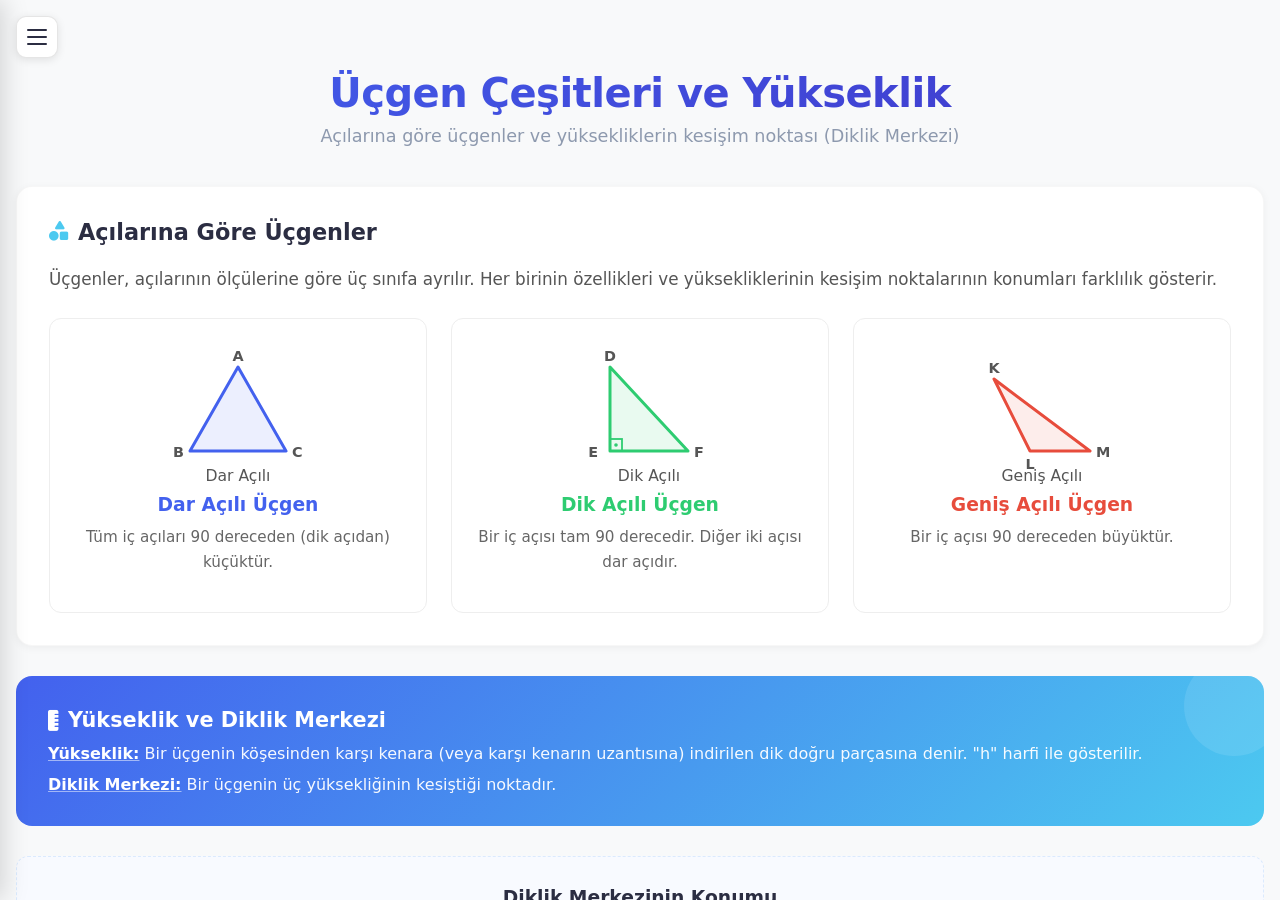
<file: uygulama2.html>
<!DOCTYPE html>
<html lang="tr">
<head>
    <meta charset="UTF-8">
    <meta name="viewport" content="width=device-width, initial-scale=1.0, maximum-scale=1.0, user-scalable=no">
    <title>Uygulama 2: Fonksiyon Grafikleri</title>
    <!-- Font Awesome for Icons -->
    <link rel="stylesheet" href="https://cdnjs.cloudflare.com/ajax/libs/font-awesome/6.4.0/css/all.min.css">
    <style>
        :root {
            --primary-color: #4361ee;
            --secondary-color: #3f37c9;
            --accent-color: #4cc9f0;
            --success-color: #2ecc71;
            --danger-color: #e74c3c;
            --text-color: #2b2d42;
            --text-light: #8d99ae;
            --bg-color: #f8f9fa;
            --card-bg: #ffffff;
            --sidebar-width: 280px;
            --border-radius: 16px;
            --shadow-sm: 0 2px 8px rgba(0,0,0,0.05);
            --shadow-md: 0 8px 24px rgba(0,0,0,0.08);
            --transition: all 0.3s cubic-bezier(0.25, 0.8, 0.25, 1);
        }

        * {
            box-sizing: border-box;
            margin: 0;
            padding: 0;
        }

        body {
            font-family: 'Segoe UI', system-ui, -apple-system, sans-serif;
            background-color: var(--bg-color);
            color: var(--text-color);
            height: 100vh;
            overflow: hidden;
            display: flex;
        }

        /* Sidebar Styling */
        #sidebar {
            width: var(--sidebar-width);
            background: var(--card-bg);
            border-right: 1px solid rgba(0,0,0,0.05);
            display: flex;
            flex-direction: column;
            padding: 24px;
            z-index: 100;
            box-shadow: 4px 0 24px rgba(0,0,0,0.15);
            position: fixed;
            top: 0;
            left: 0;
            height: 100vh;
            transform: translateX(calc(-1 * var(--sidebar-width)));
            transition: transform 0.3s cubic-bezier(0.25, 0.8, 0.25, 1);
        }

        #sidebar.open {
            transform: translateX(0);
        }

        #sidebar-overlay {
            display: none;
            position: fixed;
            inset: 0;
            background: rgba(0,0,0,0.3);
            z-index: 99;
        }

        #sidebar-overlay.visible {
            display: block;
        }

        #hamburger-btn {
            position: fixed;
            top: 16px;
            left: 16px;
            z-index: 101;
            background: white;
            border: 1px solid rgba(0,0,0,0.1);
            border-radius: 10px;
            width: 42px;
            height: 42px;
            cursor: pointer;
            display: flex;
            flex-direction: column;
            align-items: center;
            justify-content: center;
            gap: 5px;
            box-shadow: 0 2px 8px rgba(0,0,0,0.1);
            transition: all 0.2s;
        }

        #hamburger-btn span {
            display: block;
            width: 20px;
            height: 2px;
            background: var(--text-color);
            border-radius: 2px;
            transition: all 0.2s;
        }

        #hamburger-btn:hover {
            background: var(--primary-color);
            border-color: var(--primary-color);
        }

        #hamburger-btn:hover span {
            background: white;
        }

        #fullscreen-btn {
            display: none;
            position: fixed; top: 16px; right: 16px; z-index: 101;
            background: white; border: 1px solid rgba(0,0,0,0.1);
            border-radius: 10px; width: 42px; height: 42px;
            cursor: pointer; align-items: center;
            justify-content: center; box-shadow: 0 2px 8px rgba(0,0,0,0.1);
            transition: all 0.2s; font-size: 16px; color: #333;
        }
        #fullscreen-btn:hover, #fullscreen-btn:active {
            background: var(--primary-color); border-color: var(--primary-color); color: white;
        }
        @media (max-width: 768px) {
            #fullscreen-btn { display: flex; }
        }

        .brand {
            font-size: 1.2rem;
            font-weight: 700;
            color: var(--primary-color);
            margin-bottom: 30px;
            display: flex;
            align-items: center;
            gap: 10px;
        }

        .nav-btn {
            width: 100%;
            text-align: left;
            padding: 14px 18px;
            margin-bottom: 8px;
            border: none;
            background: transparent;
            border-radius: 12px;
            cursor: pointer;
            color: var(--text-light);
            font-weight: 500;
            font-size: 0.95rem;
            transition: var(--transition);
            display: flex;
            align-items: center;
            gap: 12px;
        }

        .nav-btn:hover:not(:disabled) {
            background-color: rgba(67, 97, 238, 0.05);
            color: var(--primary-color);
            transform: translateX(4px);
        }

        .nav-btn.active {
            background-color: var(--primary-color);
            color: white;
            box-shadow: 0 4px 12px rgba(67, 97, 238, 0.3);
        }

        .nav-btn:disabled {
            opacity: 0.5;
            cursor: not-allowed;
        }

        .back-btn {
            margin-top: auto;
            padding: 12px;
            border: 1px solid #eee;
            background: white;
            border-radius: 12px;
            color: var(--text-color);
            font-weight: 600;
            cursor: pointer;
            transition: var(--transition);
            display: flex;
            align-items: center;
            justify-content: center;
            gap: 8px;
        }

        .back-btn:hover {
            border-color: var(--primary-color);
            color: var(--primary-color);
        }

        /* Main Content Area */
        #content-area {
            flex: 1;
            overflow-y: auto;
            padding: 70px 16px 40px;
            scroll-behavior: smooth;
            width: 100%;
        }

        .container {
            max-width: 100%;
            margin: 0;
            padding-bottom: 60px;
        }

        /* Header Section */
        header {
            margin-bottom: 40px;
            text-align: center;
        }

        h1 {
            font-size: 2.5rem;
            font-weight: 800;
            background: linear-gradient(135deg, var(--primary-color), var(--secondary-color));
            -webkit-background-clip: text;
            -webkit-text-fill-color: transparent;
            margin-bottom: 10px;
            letter-spacing: -0.5px;
        }

        .subtitle {
            font-size: 1.1rem;
            color: var(--text-light);
        }

        /* Cards */
        .card {
            background: var(--card-bg);
            border-radius: var(--border-radius);
            padding: 32px;
            margin-bottom: 30px;
            box-shadow: var(--shadow-sm);
            border: 1px solid rgba(0,0,0,0.03);
            transition: var(--transition);
        }

        .card:hover {
            box-shadow: var(--shadow-md);
            transform: translateY(-2px);
        }

        .card h2 {
            font-size: 1.4rem;
            color: var(--text-color);
            margin-bottom: 20px;
            display: flex;
            align-items: center;
            gap: 10px;
        }

        .card h2 i {
            color: var(--accent-color);
            font-size: 1.2rem;
        }

        .card p {
            line-height: 1.7;
            color: #555;
            margin-bottom: 16px;
            font-size: 1.05rem;
        }

        /* Visual Demo Box */
        .visual-demo {
            background: #f8faff;
            border: 1px dashed #dbeafe;
            border-radius: 12px;
            padding: 30px;
            margin: 24px 0;
            display: flex;
            flex-direction: column;
            align-items: center;
            text-align: center;
        }

        .visual-demo svg {
            max-width: 100%;
            height: auto;
            filter: drop-shadow(0 4px 6px rgba(0,0,0,0.05));
        }
        
        .demo-caption {
            margin-top: 15px;
            font-size: 0.95rem;
            color: var(--text-light);
            font-style: italic;
        }

        /* Concept Box (Highlight) */
        .concept-box {
            background: linear-gradient(135deg, #4361ee 0%, #4cc9f0 100%);
            color: white;
            border-radius: var(--border-radius);
            padding: 32px;
            position: relative;
            overflow: hidden;
        }

        .concept-box::before {
            content: '';
            position: absolute;
            top: -20px;
            right: -20px;
            width: 100px;
            height: 100px;
            background: rgba(255,255,255,0.1);
            border-radius: 50%;
        }

        .concept-box h3 {
            font-size: 1.3rem;
            margin-bottom: 12px;
            display: flex;
            align-items: center;
            gap: 10px;
        }

        .concept-box p {
            color: rgba(255,255,255,0.95);
            margin-bottom: 0;
        }

        .concept-box strong {
            color: white;
            font-weight: 700;
            text-decoration: underline;
            text-decoration-color: rgba(255,255,255,0.5);
        }

        /* Comparison Grid */
        .comparison-grid {
            display: grid;
            grid-template-columns: repeat(auto-fit, minmax(300px, 1fr));
            gap: 24px;
            margin-top: 24px;
        }

        .comparison-item {
            background: white;
            border: 1px solid #eee;
            border-radius: 12px;
            padding: 20px;
            text-align: center;
            transition: var(--transition);
        }

        .comparison-item:hover {
            border-color: var(--accent-color);
            box-shadow: 0 4px 12px rgba(0,0,0,0.05);
        }

        .status-badge {
            display: inline-block;
            padding: 6px 12px;
            border-radius: 20px;
            font-size: 0.85rem;
            font-weight: 600;
            margin-top: 12px;
        }

        .status-success {
            background: rgba(46, 204, 113, 0.15);
            color: var(--success-color);
        }

        .status-error {
            background: rgba(231, 76, 60, 0.15);
            color: var(--danger-color);
        }

        /* Steps List */
        .steps-list {
            list-style: none;
            counter-reset: step;
        }

        .steps-list li {
            position: relative;
            padding-left: 50px;
            margin-bottom: 20px;
        }

        .steps-list li::before {
            counter-increment: step;
            content: counter(step);
            position: absolute;
            left: 0;
            top: 0;
            width: 32px;
            height: 32px;
            background: var(--bg-color);
            color: var(--primary-color);
            border-radius: 50%;
            text-align: center;
            line-height: 32px;
            font-weight: 700;
            border: 2px solid var(--primary-color);
        }

        /* Primary Button */
        .btn-primary {
            display: inline-flex;
            align-items: center;
            gap: 10px;
            background: var(--primary-color);
            color: white;
            padding: 14px 28px;
            border-radius: 12px;
            border: none;
            font-size: 1rem;
            font-weight: 600;
            cursor: pointer;
            transition: var(--transition);
            text-decoration: none;
            box-shadow: 0 4px 12px rgba(67, 97, 238, 0.3);
        }

        .btn-primary:hover {
            background: var(--secondary-color);
            transform: translateY(-2px);
            box-shadow: 0 6px 16px rgba(67, 97, 238, 0.4);
        }

        .task-grid {
            display: grid;
            gap: 18px;
            margin-top: 24px;
        }

        .task-card {
            border: 1px solid rgba(0,0,0,0.05);
            border-radius: 14px;
            padding: 18px;
            background: #fff;
            box-shadow: var(--shadow-sm);
        }

        .task-header {
            display: flex;
            align-items: center;
            justify-content: space-between;
            gap: 12px;
            margin-bottom: 10px;
            flex-wrap: wrap;
        }

        .task-title {
            font-weight: 700;
            color: var(--text-color);
            font-size: 1rem;
        }

        .task-steps {
            list-style: none;
            padding-left: 0;
            margin: 0;
        }

        .task-steps li {
            padding: 8px 0;
            border-bottom: 1px dashed rgba(0,0,0,0.06);
            color: #555;
            font-size: 0.98rem;
        }

        .task-steps li:last-child {
            border-bottom: none;
        }

        .lab-shell {
            display: grid;
            grid-template-columns: 280px 1fr;
            gap: 24px;
            margin-top: 26px;
            padding: 20px;
            border-radius: 20px;
            background: #f8faff;
            border: 1px solid #e9ecf5;
        }

        .lab-panel {
            background: #fff;
            border-radius: 16px;
            padding: 18px;
            box-shadow: var(--shadow-sm);
            display: flex;
            flex-direction: column;
            min-height: 520px;
        }

        #tools-panel h3 {
            font-size: 0.8rem;
            color: var(--text-light);
            margin: 14px 0 8px;
            text-transform: uppercase;
            letter-spacing: 1px;
            font-weight: 600;
        }

        #tools-panel button {
            width: 100%;
            text-align: left;
            padding: 10px 12px;
            margin-bottom: 6px;
            border: 1px solid rgba(0,0,0,0.08);
            background: #fff;
            border-radius: 10px;
            cursor: pointer;
            color: var(--text-color);
            font-weight: 500;
            font-size: 0.92rem;
            transition: var(--transition);
            display: flex;
            align-items: center;
            gap: 10px;
        }

        #tools-panel button:hover:not(:disabled) {
            background-color: rgba(67, 97, 238, 0.08);
            color: var(--primary-color);
            border-color: rgba(67, 97, 238, 0.35);
            transform: translateX(2px);
        }

        #tools-panel button.active {
            background-color: var(--primary-color);
            color: white;
            border-color: var(--primary-color);
            box-shadow: 0 4px 12px rgba(67, 97, 238, 0.3);
        }

        #tools-panel button:disabled {
            opacity: 0.5;
            cursor: not-allowed;
        }

        #info-panel {
            margin-top: auto;
            padding-top: 12px;
            border-top: 1px solid rgba(0,0,0,0.06);
            font-size: 0.85rem;
            color: var(--text-light);
        }

        #canvas-container {
            flex-grow: 1;
            position: relative;
            background-color: #fff;
            overflow: hidden;
            border-radius: 16px;
            min-height: 520px;
            box-shadow: var(--shadow-sm);
            border: 1px solid rgba(0,0,0,0.05);
        }

        #canvas-container svg {
            width: 100%;
            height: 100%;
            display: block;
            cursor: crosshair;
        }

        .grid-line {
            stroke: #e0e0e0;
            stroke-width: 1px;
            vector-effect: non-scaling-stroke;
        }

        .axis-line {
            stroke: #2c3e50;
            stroke-width: 2px;
            vector-effect: non-scaling-stroke;
        }

        .grid-text {
            font-family: Arial, sans-serif;
            fill: #7f8c8d;
            text-anchor: middle;
            pointer-events: none;
        }

        .selectable {
            cursor: pointer;
            pointer-events: all;
        }

        .laser-body {
            fill: #e74c3c;
            stroke: none;
        }

        .laser-beam {
            stroke: rgba(231, 76, 60, 0.6);
            stroke-width: 3px;
            vector-effect: non-scaling-stroke;
            pointer-events: none;
        }

        .point {
            fill: none;
            stroke: #3498db;
            stroke-width: 10px;
            stroke-linecap: round;
            vector-effect: non-scaling-stroke;
        }

        .polygon-vertex {
            fill: none;
            stroke: #27ae60;
            stroke-width: 10px;
            stroke-linecap: round;
            vector-effect: non-scaling-stroke;
            cursor: pointer;
        }

        .line {
            stroke: #34495e;
            stroke-width: 2px;
            vector-effect: non-scaling-stroke;
            fill: none;
        }

        .direction-extension {
            stroke: #7f8c8d;
            stroke-width: 2px;
            stroke-dasharray: 6 6;
            vector-effect: non-scaling-stroke;
            fill: none;
        }

        .circle {
            fill: none;
            stroke: #9b59b6;
            stroke-width: 2px;
            vector-effect: non-scaling-stroke;
        }

        .polygon {
            fill: rgba(46, 204, 113, 0.3);
            stroke: #27ae60;
            stroke-width: 2px;
            vector-effect: non-scaling-stroke;
        }

        .parabola {
            fill: none;
            stroke: #e67e22;
            stroke-width: 2px;
            vector-effect: non-scaling-stroke;
        }

        .selected-outline {
            fill: none;
            stroke: #f1c40f;
            stroke-width: 2px;
            stroke-dasharray: 4, 4;
            vector-effect: non-scaling-stroke;
        }

        .handle {
            fill: none;
            stroke: #f1c40f;
            stroke-width: 15px;
            stroke-linecap: round;
            vector-effect: non-scaling-stroke;
            cursor: grab;
        }

        .handle:active {
            cursor: grabbing;
            stroke: #d35400;
        }

        /* Animations */
        @keyframes pulse {
            0% { transform: scale(1); opacity: 0.8; }
            50% { transform: scale(1.1); opacity: 0.4; }
            100% { transform: scale(1); opacity: 0.8; }
        }
        
        @keyframes scan {
            0% { x1: 40; x2: 40; }
            100% { x1: 180; x2: 180; }
        }

        /* Scrollbar */
        ::-webkit-scrollbar {
            width: 8px;
        }
        ::-webkit-scrollbar-track {
            background: #f1f1f1;
        }
        ::-webkit-scrollbar-thumb {
            background: #ccc;
            border-radius: 4px;
        }
        /* Tutorial Overlay Styles */
        #tutorial-container, #quiz-container {
            background: #fff;
            border-radius: 16px;
            padding: 24px;
            box-shadow: 0 4px 12px rgba(0,0,0,0.08);
            margin-bottom: 24px;
            border-left: 5px solid var(--primary-color);
            position: relative;
            overflow: hidden;
        }

        #quiz-progress-bar {
            position: absolute;
            top: 0;
            left: 0;
            height: 4px;
            background: var(--success-color);
            width: 0%;
            transition: width 0.5s ease;
        }

        #quiz-instruction {
            font-size: 1.1rem;
            margin-bottom: 16px;
            color: var(--text-color);
            line-height: 1.6;
        }

        #tutorial-progress-bar {
            position: absolute;
            top: 0;
            left: 0;
            height: 4px;
            background: var(--success-color);
            width: 0%;
            transition: width 0.5s ease;
        }

        #tutorial-instruction {
            font-size: 1.1rem;
            margin-bottom: 16px;
            color: var(--text-color);
            line-height: 1.6;
        }

        .tutorial-btn-group {
            display: flex;
            gap: 12px;
            margin-top: 16px;
        }

        .tutorial-opt-btn {
            flex: 1;
            padding: 12px;
            border: 2px solid #e0e0e0;
            background: white;
            border-radius: 8px;
            cursor: pointer;
            font-weight: 600;
            transition: all 0.2s;
        }

        .tutorial-opt-btn:hover {
            border-color: var(--primary-color);
            background: #f8faff;
        }

        .tutorial-feedback {
            margin-top: 12px;
            font-weight: 600;
            padding: 10px;
            border-radius: 8px;
            display: none;
        }

        .tutorial-feedback.success {
            display: block;
            background: #d4edda;
            color: #155724;
        }

        .tutorial-feedback.error {
            display: block;
            background: #f8d7da;
            color: #721c24;
        }

        #tutorial-next-btn, #quiz-next-btn {
            background: var(--primary-color);
            color: white;
            border: none;
            padding: 10px 24px;
            border-radius: 8px;
            font-weight: 600;
            cursor: pointer;
            margin-top: 16px;
            float: right;
        }
        
        #tutorial-next-btn:disabled, #quiz-next-btn:disabled {
            background: #ccc;
            cursor: not-allowed;
        }

        .pulse-anim {
            animation: pulse-btn 1.5s infinite;
        }

        @keyframes pulse-btn {
            0% { box-shadow: 0 0 0 0 rgba(67, 97, 238, 0.7); }
            70% { box-shadow: 0 0 0 10px rgba(67, 97, 238, 0); }
            100% { box-shadow: 0 0 0 0 rgba(67, 97, 238, 0); }
        }

        /* Portrait Rotation Overlay */
        #portrait-overlay {
            display: none;
            position: fixed;
            inset: 0;
            z-index: 99999;
            background: linear-gradient(135deg, #4361ee 0%, #3f37c9 100%);
            flex-direction: column;
            align-items: center;
            justify-content: center;
            color: white;
            text-align: center;
            padding: 40px;
        }
        #portrait-overlay .rotate-icon {
            width: 100px; height: 100px; margin-bottom: 30px;
            animation: rotatePhone 2s ease-in-out infinite;
        }
        #portrait-overlay .rotate-icon svg { width: 100%; height: 100%; fill: white; }
        #portrait-overlay h2 { font-size: 1.5rem; font-weight: 700; margin-bottom: 12px; color: white; }
        #portrait-overlay p { font-size: 1rem; opacity: 0.85; max-width: 300px; line-height: 1.6; }
        @keyframes rotatePhone {
            0%, 100% { transform: rotate(0deg); }
            25% { transform: rotate(-30deg); }
            75% { transform: rotate(90deg); }
        }
        @media (orientation: portrait) and (max-width: 1024px) {
            #portrait-overlay { display: flex !important; }
            #content-area, #sidebar, #hamburger-btn, #sidebar-overlay { display: none !important; }
        }
        @media (orientation: landscape), (min-width: 1025px) {
            #portrait-overlay { display: none !important; }
        }

        /* Touch-friendly targets */
        @media (pointer: coarse) {
            .nav-btn { min-height: 44px; }
            #hamburger-btn { min-width: 44px; min-height: 44px; }
            svg { touch-action: none; }
            .handle { stroke-width: 28px; }
            .handle-hit-area { pointer-events: all !important; }
            .point { stroke-width: 14px; }
            .polygon-vertex { stroke-width: 14px; }
        }

        /* Responsive lab layout — tablets in landscape */
        @media (max-width: 1024px) {
            .lab-shell {
                grid-template-columns: 200px 1fr;
                gap: 12px;
                padding: 12px;
            }
            .lab-panel {
                min-height: auto;
                padding: 12px;
            }
            #canvas-container {
                min-height: 400px;
            }
            #tools-panel button {
                padding: 7px 10px;
                font-size: 0.85rem;
                margin-bottom: 4px;
                gap: 8px;
            }
            #tools-panel h3 {
                margin: 8px 0 4px;
                font-size: 0.72rem;
            }
            .card {
                padding: 20px;
            }
            #content-area {
                padding-top: 54px;
            }
        }

        /* Responsive lab layout — phones in landscape */
        @media (max-width: 850px) {
            .lab-shell {
                grid-template-columns: 150px 1fr;
                gap: 8px;
                padding: 8px;
                margin-top: 12px;
            }
            .lab-panel {
                padding: 8px;
            }
            #canvas-container {
                min-height: 300px;
            }
            #tools-panel button {
                padding: 5px 7px;
                font-size: 0.78rem;
                margin-bottom: 3px;
                gap: 5px;
                border-radius: 7px;
            }
            #tools-panel h3 {
                margin: 6px 0 3px;
                font-size: 0.65rem;
            }
            .card {
                padding: 14px;
                margin-bottom: 16px;
            }
            .card h2 {
                font-size: 1.1rem;
                margin-bottom: 10px;
            }
            .card p {
                font-size: 0.92rem;
                margin-bottom: 8px;
            }
            #content-area {
                padding: 48px 8px 20px;
            }
        }

        /* Short viewport — phone landscape height */
        @media (max-height: 500px) {
            .lab-panel, #canvas-container {
                min-height: auto;
            }
            .lab-shell {
                min-height: calc(100vh - 160px);
            }
            #canvas-container {
                min-height: calc(100vh - 200px);
            }
        }
    </style>
</head>
<body>
    <!-- Portrait Mode Overlay -->
    <div id="portrait-overlay">
        <div class="rotate-icon">
            <svg viewBox="0 0 24 24" xmlns="http://www.w3.org/2000/svg">
                <path d="M16.48 2.52c3.27 1.55 5.61 4.72 5.97 8.48h1.5C23.44 4.84 18.29 0 12 0l-.66.03 3.81 3.81 1.33-1.32zm-6.25-.77c-.59-.59-1.54-.59-2.12 0L1.75 8.11c-.59.59-.59 1.54 0 2.12l12.02 12.02c.59.59 1.54.59 2.12 0l6.36-6.36c.59-.59.59-1.54 0-2.12L10.23 1.75zm4.6 19.44L2.81 9.17l6.36-6.36 12.02 12.02-6.36 6.36zm-7.31.29C4.25 19.94 1.91 16.76 1.55 13H.05C.56 19.16 5.71 24 12 24l.66-.03-3.81-3.81-1.33 1.32z"/>
            </svg>
        </div>
        <h2>Cihazınızı Çevirin</h2>
        <p>Bu uygulama yatay modda çalışmaktadır. Lütfen cihazınızı yatay konuma getirin.</p>
    </div>

    <div id="sidebar-overlay" onclick="toggleSidebar()"></div>
    <button id="hamburger-btn" onclick="toggleSidebar()" aria-label="Menüyü Aç/Kapat">
        <span></span><span></span><span></span>
    </button>
    <button id="fullscreen-btn" aria-label="Tam Ekran"><i class="fa-solid fa-expand"></i></button>
    <!-- Sidebar Navigation -->
    <aside id="sidebar">
        <div class="brand">
            <i class="fas fa-shapes"></i>
            <span>Matematik Atölyesi</span>
        </div>
        
        <div id="lesson-nav">
            <button class="nav-btn active" onclick="showSection(1)" id="btn-section-1">
                <i class="fas fa-book-open"></i> 1. Temel Bilgiler
            </button>
            <button class="nav-btn" onclick="showSection(2)" id="btn-section-2">
                <i class="fas fa-pencil-ruler"></i> 2. Uygulama
            </button>
            <button class="nav-btn" onclick="showSection(3)" id="btn-section-3">
                <i class="fas fa-clipboard-check"></i> 3. Değerlendirme
            </button>
        </div>

        <button class="back-btn" onclick="location.href='index.html'">
            <i class="fas fa-arrow-left"></i> Ana Menüye Dön
        </button>
    </aside>

    <!-- Main Content -->
    <main id="content-area">
        <div class="container">
            <div id="section-1" class="section-content">
                <header>
                    <h1>Üçgen Çeşitleri ve Yükseklik</h1>
                    <p class="subtitle">Açılarına göre üçgenler ve yüksekliklerin kesişim noktası (Diklik Merkezi)</p>
                </header>

                <div class="card">
                    <h2><i class="fas fa-shapes"></i> Açılarına Göre Üçgenler</h2>
                    <p>Üçgenler, açılarının ölçülerine göre üç sınıfa ayrılır. Her birinin özellikleri ve yüksekliklerinin kesişim noktalarının konumları farklılık gösterir.</p>
                    
                    <div class="comparison-grid">
                        <div class="comparison-item">
                            <div style="height: 140px; display: flex; align-items: center; justify-content: center; margin-bottom: 15px;">
                                <!-- Acute Triangle SVG -->
                                <svg width="120" height="120" viewBox="0 0 100 100" style="overflow: visible;">
                                    <polygon points="50,15 90,85 10,85" fill="rgba(67, 97, 238, 0.1)" stroke="#4361ee" stroke-width="2.5" stroke-linejoin="round"/>
                                    <text x="50" y="10" text-anchor="middle" fill="#555" font-size="12" font-weight="600">A</text>
                                    <text x="5" y="90" text-anchor="end" fill="#555" font-size="12" font-weight="600">B</text>
                                    <text x="95" y="90" text-anchor="start" fill="#555" font-size="12" font-weight="600">C</text>
                                    <text x="50" y="110" text-anchor="middle" fill="#555" font-size="13" font-weight="500">Dar Açılı</text>
                                </svg>
                            </div>
                            <h3 style="color: var(--primary-color); margin-bottom: 10px;">Dar Açılı Üçgen</h3>
                            <p style="font-size: 0.95rem; color: #666;">Tüm iç açıları 90 dereceden (dik açıdan) küçüktür.</p>
                        </div>
                        
                        <div class="comparison-item">
                            <div style="height: 140px; display: flex; align-items: center; justify-content: center; margin-bottom: 15px;">
                                <!-- Right Triangle SVG -->
                                <svg width="120" height="120" viewBox="0 0 100 100" style="overflow: visible;">
                                    <polygon points="25,15 25,85 90,85" fill="rgba(46, 204, 113, 0.1)" stroke="#2ecc71" stroke-width="2.5" stroke-linejoin="round"/>
                                    <rect x="25" y="75" width="10" height="10" fill="none" stroke="#2ecc71" stroke-width="1.5"/>
                                    <circle cx="30" cy="80" r="1.5" fill="#2ecc71"/>
                                    <text x="25" y="10" text-anchor="middle" fill="#555" font-size="12" font-weight="600">D</text>
                                    <text x="15" y="90" text-anchor="end" fill="#555" font-size="12" font-weight="600">E</text>
                                    <text x="95" y="90" text-anchor="start" fill="#555" font-size="12" font-weight="600">F</text>
                                    <text x="57.5" y="110" text-anchor="middle" fill="#555" font-size="13" font-weight="500">Dik Açılı</text>
                                </svg>
                            </div>
                            <h3 style="color: var(--success-color); margin-bottom: 10px;">Dik Açılı Üçgen</h3>
                            <p style="font-size: 0.95rem; color: #666;">Bir iç açısı tam 90 derecedir. Diğer iki açısı dar açıdır.</p>
                        </div>
                        
                        <div class="comparison-item">
                            <div style="height: 140px; display: flex; align-items: center; justify-content: center; margin-bottom: 15px;">
                                <!-- Obtuse Triangle SVG -->
                                <svg width="120" height="120" viewBox="0 0 100 100" style="overflow: visible;">
                                    <polygon points="10,25 90,85 40,85" fill="rgba(231, 76, 60, 0.1)" stroke="#e74c3c" stroke-width="2.5" stroke-linejoin="round"/>
                                    <text x="10" y="20" text-anchor="middle" fill="#555" font-size="12" font-weight="600">K</text>
                                    <text x="40" y="100" text-anchor="middle" fill="#555" font-size="12" font-weight="600">L</text>
                                    <text x="95" y="90" text-anchor="start" fill="#555" font-size="12" font-weight="600">M</text>
                                    <text x="50" y="110" text-anchor="middle" fill="#555" font-size="13" font-weight="500">Geniş Açılı</text>
                                </svg>
                            </div>
                            <h3 style="color: var(--danger-color); margin-bottom: 10px;">Geniş Açılı Üçgen</h3>
                            <p style="font-size: 0.95rem; color: #666;">Bir iç açısı 90 dereceden büyüktür.</p>
                        </div>
                    </div>
                </div>

                <div class="concept-box" style="margin-bottom: 30px;">
                    <h3><i class="fas fa-ruler-vertical"></i> Yükseklik ve Diklik Merkezi</h3>
                    <p style="margin-bottom: 12px;"><strong>Yükseklik:</strong> Bir üçgenin köşesinden karşı kenara (veya karşı kenarın uzantısına) indirilen dik doğru parçasına denir. "h" harfi ile gösterilir.</p>
                    <p><strong>Diklik Merkezi:</strong> Bir üçgenin üç yüksekliğinin kesiştiği noktadır.</p>
                </div>

                <div class="visual-demo">
                    <h3 style="margin-bottom: 25px; color: var(--text-color);">Diklik Merkezinin Konumu</h3>
                    <div style="display: flex; gap: 30px; flex-wrap: wrap; justify-content: center; width: 100%;">
                        
                        <!-- Acute Altitude Demo -->
                        <div style="text-align: center; flex: 1; min-width: 200px;">
                            <svg width="100%" height="200" viewBox="0 0 160 180" style="border: 1px solid #e0e0e0; background: white; border-radius: 12px; box-shadow: 0 2px 5px rgba(0,0,0,0.03);">
                                <defs>
                                    <marker id="arrow-red" markerWidth="6" markerHeight="6" refX="3" refY="3" orient="auto">
                                        <path d="M0,0 L0,6 L6,3 z" fill="#e74c3c" />
                                    </marker>
                                </defs>
                                <!-- Triangle -->
                                <polygon points="80,20 140,140 20,140" fill="none" stroke="#2b2d42" stroke-width="2"/>
                                <!-- Altitudes -->
                                <line x1="80" y1="20" x2="80" y2="140" stroke="#e74c3c" stroke-width="1.5" stroke-dasharray="5,3"/>
                                <line x1="140" y1="140" x2="44" y2="92" stroke="#e74c3c" stroke-width="1.5" stroke-dasharray="5,3"/>
                                <line x1="20" y1="140" x2="116" y2="92" stroke="#e74c3c" stroke-width="1.5" stroke-dasharray="5,3"/>
                                
                                <!-- Right Angle Markers -->
                                <!-- At P' (80, 140) -->
                                <rect x="72" y="132" width="8" height="8" fill="none" stroke="#e74c3c" stroke-width="1"/>
                                <circle cx="76" cy="136" r="1.5" fill="#e74c3c"/>
                                
                                <!-- At R' (116, 92) -->
                                <path d="M 112.4 84.8 L 105.2 88.4 L 108.8 95.6" fill="none" stroke="#e74c3c" stroke-width="1"/>
                                <circle cx="110.6" cy="90.2" r="1.5" fill="#e74c3c"/>
                                
                                <!-- At S' (44, 92) -->
                                <path d="M 47.6 84.8 L 54.8 88.4 L 51.2 95.6" fill="none" stroke="#e74c3c" stroke-width="1"/>
                                <circle cx="49.4" cy="90.2" r="1.5" fill="#e74c3c"/>

                                <!-- Intersection -->
                                <circle cx="80" cy="110" r="4" fill="#e74c3c"/>
                                <!-- Labels -->
                                <text x="80" y="15" text-anchor="middle" font-size="12" font-weight="600">P</text>
                                <text x="15" y="145" text-anchor="end" font-size="12" font-weight="600">R</text>
                                <text x="145" y="145" text-anchor="start" font-size="12" font-weight="600">S</text>
                                <text x="80" y="155" text-anchor="middle" font-size="10" font-weight="600" fill="#e74c3c">P'</text>
                                <text x="120" y="90" text-anchor="start" font-size="10" font-weight="600" fill="#e74c3c">R'</text>
                                <text x="40" y="90" text-anchor="end" font-size="10" font-weight="600" fill="#e74c3c">S'</text>
                                <text x="86" y="108" text-anchor="start" font-size="12" font-weight="600" fill="#e74c3c" style="paint-order: stroke; stroke: white; stroke-width: 3px;">O</text>
                                <text x="80" y="165" text-anchor="middle" font-size="12" fill="#555" font-weight="600">Üçgenin İç Bölgesinde</text>
                            </svg>
                            <p class="demo-caption" style="font-weight: 600; color: #4361ee;">Dar Açılı Üçgen</p>
                        </div>

                        <!-- Right Altitude Demo -->
                        <div style="text-align: center; flex: 1; min-width: 200px;">
                            <svg width="100%" height="200" viewBox="0 0 160 180" style="border: 1px solid #e0e0e0; background: white; border-radius: 12px; box-shadow: 0 2px 5px rgba(0,0,0,0.03);">
                                <!-- Triangle -->
                                <polygon points="40,40 40,140 120,140" fill="none" stroke="#2b2d42" stroke-width="2"/>
                                <rect x="40" y="130" width="10" height="10" fill="none" stroke="#2b2d42" stroke-width="1"/>
                                <circle cx="45" cy="135" r="1.5" fill="#2b2d42"/>
                                <!-- Altitudes (legs) -->
                                <line x1="40" y1="40" x2="40" y2="140" stroke="#e74c3c" stroke-width="3" opacity="0.4"/>
                                <line x1="120" y1="140" x2="40" y2="140" stroke="#e74c3c" stroke-width="3" opacity="0.4"/>
                                <!-- Hypotenuse altitude -->
                                <line x1="40" y1="140" x2="88.7" y2="101" stroke="#e74c3c" stroke-width="1.5" stroke-dasharray="5,3"/>
                                
                                <!-- Right Angle Marker at V' (88.7, 101) -->
                                <path d="M 93.7 107.25 L 87.45 112.25 L 82.45 106" fill="none" stroke="#e74c3c" stroke-width="1"/>
                                <circle cx="88.1" cy="106.6" r="1.5" fill="#e74c3c"/>
                                
                                <!-- Intersection -->
                                <circle cx="40" cy="140" r="4" fill="#e74c3c"/>
                                <!-- Labels -->
                                <text x="40" y="35" text-anchor="middle" font-size="12" font-weight="600">T</text>
                                <text x="125" y="145" text-anchor="start" font-size="12" font-weight="600">Y</text>
                                <text x="30" y="145" text-anchor="end" font-size="12" font-weight="600" fill="#e74c3c">V</text>
                                <text x="92" y="98" text-anchor="start" font-size="10" font-weight="600" fill="#e74c3c">V'</text>
                                <text x="80" y="165" text-anchor="middle" font-size="12" fill="#555" font-weight="600">Dik Köşede (V)</text>
                            </svg>
                            <p class="demo-caption" style="font-weight: 600; color: #2ecc71;">Dik Açılı Üçgen</p>
                        </div>

                        <!-- Obtuse Altitude Demo -->
                        <div style="text-align: center; flex: 1; min-width: 200px;">
                            <svg width="100%" height="200" viewBox="0 0 160 180" style="border: 1px solid #e0e0e0; background: white; border-radius: 12px; box-shadow: 0 2px 5px rgba(0,0,0,0.03);">
                                <!-- Triangle: N(20,50), X(40,100), Z(120,100) -->
                                <polygon points="40,100 120,100 20,50" fill="none" stroke="#2b2d42" stroke-width="2"/>
                                
                                <!-- Side Extensions -->
                                <!-- Extension of Side NX (from X to down-right) -->
                                <!-- X(40,100) to Z's altitude foot (51, 127.5) -->
                                <line x1="40" y1="100" x2="51" y2="127.5" stroke="#999" stroke-width="1" stroke-dasharray="3,3"/>
                                
                                <!-- Extension of Side ZX (from X to left) -->
                                <!-- X(40,100) to N's altitude foot (20, 100) -->
                                <line x1="40" y1="100" x2="20" y2="100" stroke="#999" stroke-width="1" stroke-dasharray="3,3"/>

                                <!-- Altitudes -->
                                <!-- 1. From N(20,50) to extension of ZX. Foot is (20,100). H is (20,140) -->
                                <line x1="20" y1="50" x2="20" y2="140" stroke="#e74c3c" stroke-width="1.5" stroke-dasharray="5,3"/>
                                
                                <!-- 2. From Z(120,100) to extension of NX. Foot is (51, 127.5). H is (20,140) -->
                                <line x1="120" y1="100" x2="20" y2="140" stroke="#e74c3c" stroke-width="1.5" stroke-dasharray="5,3"/>
                                
                                <!-- 3. From X(40,100) to side NZ. Foot is (56, 68). H is (20,140) -->
                                <!-- We draw from side NZ, through X, to H -->
                                <line x1="56" y1="68" x2="20" y2="140" stroke="#e74c3c" stroke-width="1.5" stroke-dasharray="5,3"/>

                                <!-- Right Angle Markers -->
                                <!-- At N' (20, 100) -->
                                <rect x="20" y="92" width="8" height="8" fill="none" stroke="#e74c3c" stroke-width="1"/>
                                <circle cx="24" cy="96" r="1.5" fill="#e74c3c"/>

                                <!-- At Z' (51, 127.5) -->
                                <path d="M 48 120 L 55.5 117 L 58.5 124.5" fill="none" stroke="#e74c3c" stroke-width="1"/>
                                <circle cx="53.3" cy="122.3" r="1.5" fill="#e74c3c"/>

                                <!-- At X' (56, 68) -->
                                <path d="M 52.4 75.2 L 59.6 78.8 L 63.2 71.6" fill="none" stroke="#e74c3c" stroke-width="1"/>
                                <circle cx="57.8" cy="73.4" r="1.5" fill="#e74c3c"/>

                                <!-- Intersection H(20,140) -->
                                <circle cx="20" cy="140" r="4" fill="#e74c3c"/>
                                
                                <!-- Labels -->
                                <text x="20" y="45" text-anchor="middle" font-size="12" font-weight="600">N</text>
                                <text x="45" y="95" text-anchor="start" font-size="12" font-weight="600" style="paint-order: stroke; stroke: white; stroke-width: 3px;">X</text>
                                <text x="125" y="105" text-anchor="start" font-size="12" font-weight="600">Z</text>
                                <text x="10" y="95" text-anchor="end" font-size="10" font-weight="600" fill="#e74c3c">N'</text>
                                <text x="50" y="140" text-anchor="middle" font-size="10" font-weight="600" fill="#e74c3c">Z'</text>
                                <text x="65" y="65" text-anchor="start" font-size="10" font-weight="600" fill="#e74c3c">X'</text>
                                <text x="15" y="150" text-anchor="end" font-size="12" font-weight="600" fill="#e74c3c" style="paint-order: stroke; stroke: white; stroke-width: 3px;">H</text>
                                
                                <text x="90" y="165" text-anchor="middle" font-size="12" fill="#555" font-weight="600">Üçgenin Dış Bölgesinde</text>
                            </svg>
                            <p class="demo-caption" style="font-weight: 600; color: #e74c3c;">Geniş Açılı Üçgen</p>
                        </div>
                    </div>
                </div>
                
                <div style="text-align: center; margin-top: 40px;">
                    <button class="btn-primary" onclick="showSection(2)">
                        <i class="fas fa-arrow-right"></i> Şimdi Uygula
                    </button>
                </div>
            </div>

            <div id="section-2" class="section-content" style="display: none;">
                <section class="card" id="uygulama-2">
                    <h2><i class="fas fa-pencil-ruler"></i> 2. Uygulama</h2>
                    
                    <!-- Tutorial Overlay -->
                    <div id="tutorial-container">
                        <div id="tutorial-progress-bar"></div>
                        <div id="tutorial-instruction">Loading tutorial...</div>
                        <div id="tutorial-question-area"></div>
                        <div id="tutorial-feedback" class="tutorial-feedback"></div>
                        <button id="tutorial-next-btn" style="display: none;">Devam Et <i class="fas fa-arrow-right"></i></button>
                        <div style="clear: both;"></div>
                    </div>

                    <p>Bu bölümde araç panelini kullanarak çizimler yapabilirsiniz.</p>

                    <div class="lab-shell">
                    <div class="lab-panel">
                        <div id="tools-panel">
                            <h3>Nesneler</h3>
                            <button id="tool-move"><i class="fas fa-arrow-pointer"></i> Seç / Taşı</button>
                            <button id="tool-laser"><i class="fas fa-wand-magic-sparkles"></i> Lazer Ekle</button>
                            <button id="tool-point"><i class="fas fa-circle-dot"></i> Nokta Ekle</button>

                            <h3>Çizim</h3>
                            <button id="tool-line"><i class="fas fa-pen-nib"></i> Doğru Çiz</button>
                            <button id="tool-direction"><i class="fas fa-ruler-horizontal"></i> Doğrultu Çiz</button>
                            <button id="tool-circle"><i class="fas fa-circle-notch"></i> Çember Çiz</button>
                            <button id="tool-polygon"><i class="fas fa-draw-polygon"></i> Çokgen Oluştur</button>
                            <button id="tool-parabola"><i class="fas fa-bezier-curve"></i> Parabol Çiz</button>
                            <button id="tool-unit-circle"><i class="fas fa-ring"></i> Birim Çember</button>

                            <h3>Düzenleme</h3>
                            <button id="tool-delete"><i class="fas fa-trash-can"></i> Sil</button>
                            <button id="tool-clear"><i class="fas fa-eraser"></i> Temizle</button>
                        </div>

                    </div>

                    <main id="canvas-container">
                        <svg id="mainSvg" xmlns="http://www.w3.org/2000/svg">
                            <g id="grid-layer"></g>
                            <g id="objects-layer"></g>
                            <g id="tutorial-vertex-labels"></g>
                            <g id="ui-layer"></g>
                        </svg>
                    </main>
                </div>
            </section>
            </div>

    <div id="section-3" class="section-content" style="display: none;">
        <section class="card" id="quiz-section">
            <h2><i class="fas fa-clipboard-check"></i> 3. Değerlendirme</h2>

            <div id="quiz-container">
                <div id="quiz-progress-bar"></div>
                <div id="quiz-instruction">Yükleniyor...</div>
                <div id="quiz-question-area"></div>
                <div id="quiz-feedback" class="tutorial-feedback"></div>
                <button id="quiz-next-btn" style="display: none;">Devam Et <i class="fas fa-arrow-right"></i></button>
                <div style="clear: both;"></div>
            </div>

            <p>Bu bölümde öğrendiklerinizi serbest çizimle uygulayın.</p>

            <!-- lab-shell will be moved here dynamically -->
            <div id="quiz-lab-placeholder"></div>
        </section>
    </div>
    </main>
    <script src="script.js"></script>
    <script src="tutorial2.js"></script>
    <script src="quiz2.js"></script>
    <script>
        document.addEventListener('DOMContentLoaded', () => {
            // Initialize Tutorial for Section 2
            window.tutorial = new Tutorial2Manager();
            window.quiz = null;
            // Start on Section 1
            showSection(1);
        });

        function showSection(sectionId) {
            // Hide all sections
            document.querySelectorAll('.section-content').forEach(el => el.style.display = 'none');
            
            // Show selected section
            document.getElementById('section-' + sectionId).style.display = 'block';
            
            // Update sidebar buttons
            document.querySelectorAll('.nav-btn').forEach(btn => btn.classList.remove('active'));
            document.getElementById('btn-section-' + sectionId).classList.add('active');
            
            // Scroll to top
            document.getElementById('content-area').scrollTop = 0;

            // Handle Lab Shell Movement and Manager Activation
            const labShell = document.querySelector('.lab-shell');
            const sec2Container = document.querySelector('#uygulama-2');
            const sec3Container = document.querySelector('#quiz-lab-placeholder');

            if (sectionId === 2) {
                // Move lab shell to Section 2
                if (labShell && sec2Container && !sec2Container.contains(labShell)) {
                    // Insert after the paragraph
                    const p = sec2Container.querySelector('p');
                    sec2Container.insertBefore(labShell, p.nextSibling);
                }
                
                // Activate Tutorial, Deactivate Quiz
                if (window.tutorial) window.tutorial.isActive = true;
                if (window.quiz) window.quiz.isActive = false;
                
                // Reset View
                if (typeof updateViewBox === 'function') setTimeout(updateViewBox, 50);

            } else if (sectionId === 3) {
                // Move lab shell to Section 3
                if (labShell && sec3Container && !sec3Container.contains(labShell)) {
                    sec3Container.appendChild(labShell);
                }
                
                // Initialize Quiz if not exists
                if (!window.quiz && typeof Quiz2Manager !== 'undefined') {
                    window.quiz = new Quiz2Manager();
                }
                
                // Activate Quiz, Deactivate Tutorial
                if (window.tutorial) window.tutorial.isActive = false;
                if (window.quiz) {
                    window.quiz.isActive = true;
                    window.quiz.startQuiz();
                }

                // Reset View
                if (typeof updateViewBox === 'function') setTimeout(updateViewBox, 50);
            } else {
                // Deactivate both
                if (window.tutorial) window.tutorial.isActive = false;
                if (window.quiz) window.quiz.isActive = false;
            }
        }
    </script>
    <script>
        function toggleSidebar() {
            const sidebar = document.getElementById('sidebar');
            const overlay = document.getElementById('sidebar-overlay');
            sidebar.classList.toggle('open');
            overlay.classList.toggle('visible');
        }
    </script>
    <script>
        (function() {
            var fsBtn = document.getElementById('fullscreen-btn');
            if (!fsBtn) return;
            fsBtn.addEventListener('click', function() {
                if (!document.fullscreenElement) {
                    document.documentElement.requestFullscreen && document.documentElement.requestFullscreen();
                } else {
                    document.exitFullscreen && document.exitFullscreen();
                }
            });
            document.addEventListener('fullscreenchange', function() {
                var icon = fsBtn.querySelector('i');
                if (icon) icon.className = document.fullscreenElement ? 'fa-solid fa-compress' : 'fa-solid fa-expand';
            });
        })();
    </script>
</body>
</file>
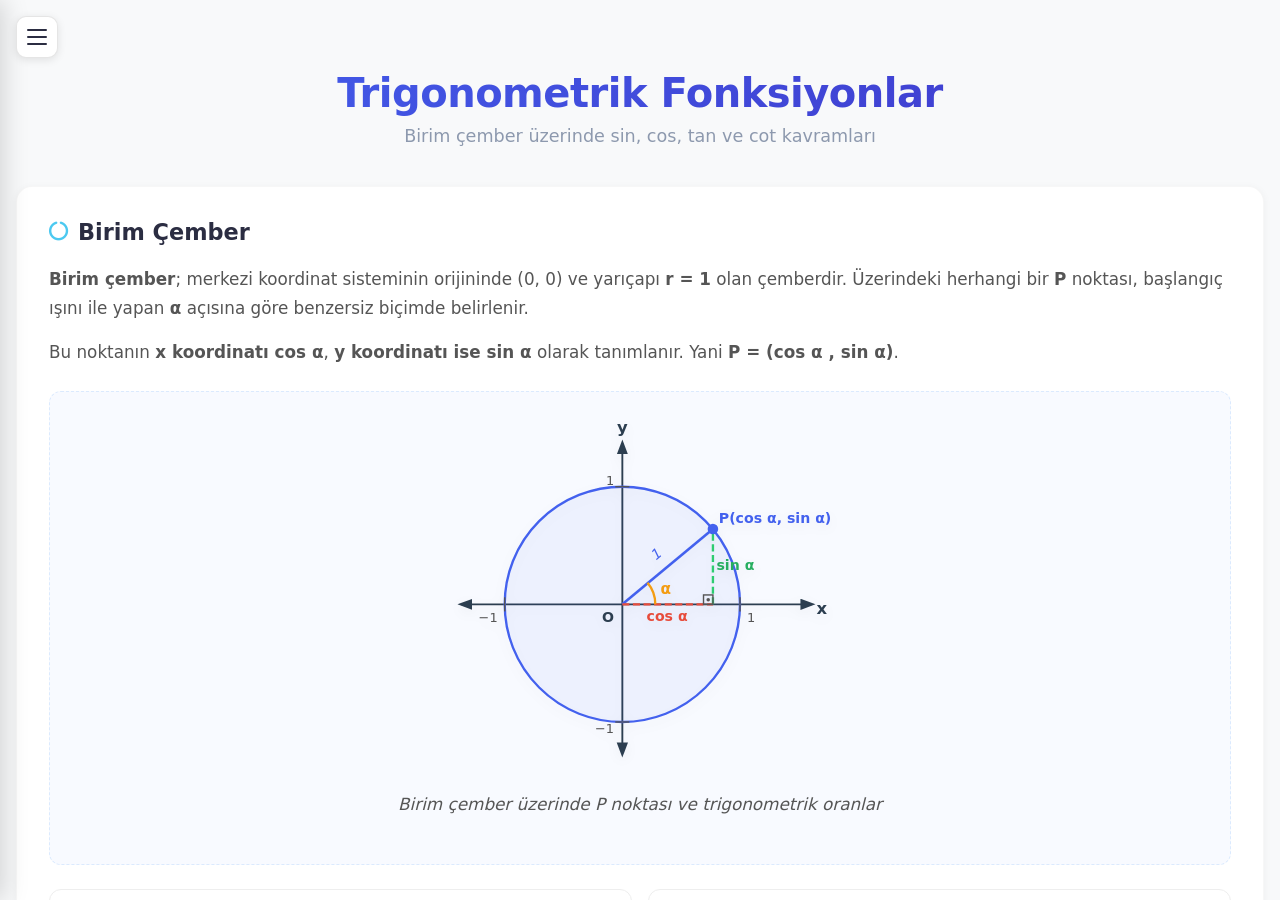
<file: uygulama3.html>
﻿<!DOCTYPE html>
<html lang="tr">
<head>
    <meta charset="UTF-8">
    <meta name="viewport" content="width=device-width, initial-scale=1.0, maximum-scale=1.0, user-scalable=no">
    <title>Uygulama 3</title>
    <!-- Font Awesome for Icons -->
    <link rel="stylesheet" href="https://cdnjs.cloudflare.com/ajax/libs/font-awesome/6.4.0/css/all.min.css">
    <style>
        :root {
            --primary-color: #4361ee;
            --secondary-color: #3f37c9;
            --accent-color: #4cc9f0;
            --success-color: #2ecc71;
            --danger-color: #e74c3c;
            --text-color: #2b2d42;
            --text-light: #8d99ae;
            --bg-color: #f8f9fa;
            --card-bg: #ffffff;
            --sidebar-width: 280px;
            --border-radius: 16px;
            --shadow-sm: 0 2px 8px rgba(0,0,0,0.05);
            --shadow-md: 0 8px 24px rgba(0,0,0,0.08);
            --transition: all 0.3s cubic-bezier(0.25, 0.8, 0.25, 1);
        }

        * {
            box-sizing: border-box;
            margin: 0;
            padding: 0;
        }

        body {
            font-family: 'Segoe UI', system-ui, -apple-system, sans-serif;
            background-color: var(--bg-color);
            color: var(--text-color);
            height: 100vh;
            overflow: hidden;
            display: flex;
        }

        /* Sidebar Styling */
        #sidebar {
            width: var(--sidebar-width);
            background: var(--card-bg);
            border-right: 1px solid rgba(0,0,0,0.05);
            display: flex;
            flex-direction: column;
            padding: 24px;
            z-index: 100;
            box-shadow: 4px 0 24px rgba(0,0,0,0.15);
            position: fixed;
            top: 0;
            left: 0;
            height: 100vh;
            transform: translateX(calc(-1 * var(--sidebar-width)));
            transition: transform 0.3s cubic-bezier(0.25, 0.8, 0.25, 1);
        }

        #sidebar.open {
            transform: translateX(0);
        }

        #sidebar-overlay {
            display: none;
            position: fixed;
            inset: 0;
            background: rgba(0,0,0,0.3);
            z-index: 99;
        }

        #sidebar-overlay.visible {
            display: block;
        }

        #hamburger-btn {
            position: fixed;
            top: 16px;
            left: 16px;
            z-index: 101;
            background: white;
            border: 1px solid rgba(0,0,0,0.1);
            border-radius: 10px;
            width: 42px;
            height: 42px;
            cursor: pointer;
            display: flex;
            flex-direction: column;
            align-items: center;
            justify-content: center;
            gap: 5px;
            box-shadow: 0 2px 8px rgba(0,0,0,0.1);
            transition: all 0.2s;
        }

        #hamburger-btn span {
            display: block;
            width: 20px;
            height: 2px;
            background: var(--text-color);
            border-radius: 2px;
            transition: all 0.2s;
        }

        #hamburger-btn:hover {
            background: var(--primary-color);
            border-color: var(--primary-color);
        }

        #hamburger-btn:hover span {
            background: white;
        }

        #fullscreen-btn {
            display: none;
            position: fixed; top: 16px; right: 16px; z-index: 101;
            background: white; border: 1px solid rgba(0,0,0,0.1);
            border-radius: 10px; width: 42px; height: 42px;
            cursor: pointer; align-items: center;
            justify-content: center; box-shadow: 0 2px 8px rgba(0,0,0,0.1);
            transition: all 0.2s; font-size: 16px; color: #333;
        }
        #fullscreen-btn:hover, #fullscreen-btn:active {
            background: var(--primary-color); border-color: var(--primary-color); color: white;
        }
        @media (max-width: 768px) {
            #fullscreen-btn { display: flex; }
        }

        .brand {
            font-size: 1.2rem;
            font-weight: 700;
            color: var(--primary-color);
            margin-bottom: 30px;
            display: flex;
            align-items: center;
            gap: 10px;
        }

        .nav-btn {
            width: 100%;
            text-align: left;
            padding: 14px 18px;
            margin-bottom: 8px;
            border: none;
            background: transparent;
            border-radius: 12px;
            cursor: pointer;
            color: var(--text-light);
            font-weight: 500;
            font-size: 0.95rem;
            transition: var(--transition);
            display: flex;
            align-items: center;
            gap: 12px;
        }

        .nav-btn:hover:not(:disabled) {
            background-color: rgba(67, 97, 238, 0.05);
            color: var(--primary-color);
            transform: translateX(4px);
        }

        .nav-btn.active {
            background-color: var(--primary-color);
            color: white;
            box-shadow: 0 4px 12px rgba(67, 97, 238, 0.3);
        }

        .nav-btn:disabled {
            opacity: 0.5;
            cursor: not-allowed;
        }

        .back-btn {
            margin-top: auto;
            padding: 12px;
            border: 1px solid #eee;
            background: white;
            border-radius: 12px;
            color: var(--text-color);
            font-weight: 600;
            cursor: pointer;
            transition: var(--transition);
            display: flex;
            align-items: center;
            justify-content: center;
            gap: 8px;
        }

        .back-btn:hover {
            border-color: var(--primary-color);
            color: var(--primary-color);
        }

        /* Main Content Area */
        #content-area {
            flex: 1;
            overflow-y: auto;
            padding: 70px 16px 40px;
            scroll-behavior: smooth;
            width: 100%;
        }

        .container {
            max-width: 100%;
            margin: 0;
            padding-bottom: 60px;
        }

        /* Header Section */
        header {
            margin-bottom: 40px;
            text-align: center;
        }

        h1 {
            font-size: 2.5rem;
            font-weight: 800;
            background: linear-gradient(135deg, var(--primary-color), var(--secondary-color));
            -webkit-background-clip: text;
            -webkit-text-fill-color: transparent;
            margin-bottom: 10px;
            letter-spacing: -0.5px;
        }

        .subtitle {
            font-size: 1.1rem;
            color: var(--text-light);
        }

        /* Cards */
        .card {
            background: var(--card-bg);
            border-radius: var(--border-radius);
            padding: 32px;
            margin-bottom: 30px;
            box-shadow: var(--shadow-sm);
            border: 1px solid rgba(0,0,0,0.03);
            transition: var(--transition);
        }

        .card:hover {
            box-shadow: var(--shadow-md);
            transform: translateY(-2px);
        }

        .card h2 {
            font-size: 1.4rem;
            color: var(--text-color);
            margin-bottom: 20px;
            display: flex;
            align-items: center;
            gap: 10px;
        }

        .card h2 i {
            color: var(--accent-color);
            font-size: 1.2rem;
        }

        .card p {
            line-height: 1.7;
            color: #555;
            margin-bottom: 16px;
            font-size: 1.05rem;
        }

        /* Visual Demo Box */
        .visual-demo {
            background: #f8faff;
            border: 1px dashed #dbeafe;
            border-radius: 12px;
            padding: 30px;
            margin: 24px 0;
            display: flex;
            flex-direction: column;
            align-items: center;
            text-align: center;
        }

        .visual-demo svg {
            max-width: 100%;
            height: auto;
            filter: drop-shadow(0 4px 6px rgba(0,0,0,0.05));
        }
        
        .demo-caption {
            margin-top: 15px;
            font-size: 0.95rem;
            color: var(--text-light);
            font-style: italic;
        }

        /* Concept Box (Highlight) */
        .concept-box {
            background: linear-gradient(135deg, #4361ee 0%, #4cc9f0 100%);
            color: white;
            border-radius: var(--border-radius);
            padding: 32px;
            position: relative;
            overflow: hidden;
        }

        .concept-box::before {
            content: '';
            position: absolute;
            top: -20px;
            right: -20px;
            width: 100px;
            height: 100px;
            background: rgba(255,255,255,0.1);
            border-radius: 50%;
        }

        .concept-box h3 {
            font-size: 1.3rem;
            margin-bottom: 12px;
            display: flex;
            align-items: center;
            gap: 10px;
        }

        .concept-box p {
            color: rgba(255,255,255,0.95);
            margin-bottom: 0;
        }

        .concept-box strong {
            color: white;
            font-weight: 700;
            text-decoration: underline;
            text-decoration-color: rgba(255,255,255,0.5);
        }

        /* Comparison Grid */
        .comparison-grid {
            display: grid;
            grid-template-columns: repeat(auto-fit, minmax(300px, 1fr));
            gap: 24px;
            margin-top: 24px;
        }

        .comparison-item {
            background: white;
            border: 1px solid #eee;
            border-radius: 12px;
            padding: 20px;
            text-align: center;
            transition: var(--transition);
        }

        .comparison-item:hover {
            border-color: var(--accent-color);
            box-shadow: 0 4px 12px rgba(0,0,0,0.05);
        }

        .status-badge {
            display: inline-block;
            padding: 6px 12px;
            border-radius: 20px;
            font-size: 0.85rem;
            font-weight: 600;
            margin-top: 12px;
        }

        .status-success {
            background: rgba(46, 204, 113, 0.15);
            color: var(--success-color);
        }

        .status-error {
            background: rgba(231, 76, 60, 0.15);
            color: var(--danger-color);
        }

        /* Steps List */
        .steps-list {
            list-style: none;
            counter-reset: step;
        }

        .steps-list li {
            position: relative;
            padding-left: 50px;
            margin-bottom: 20px;
        }

        .steps-list li::before {
            counter-increment: step;
            content: counter(step);
            position: absolute;
            left: 0;
            top: 0;
            width: 32px;
            height: 32px;
            background: var(--bg-color);
            color: var(--primary-color);
            border-radius: 50%;
            text-align: center;
            line-height: 32px;
            font-weight: 700;
            border: 2px solid var(--primary-color);
        }

        /* Primary Button */
        .btn-primary {
            display: inline-flex;
            align-items: center;
            gap: 10px;
            background: var(--primary-color);
            color: white;
            padding: 14px 28px;
            border-radius: 12px;
            border: none;
            font-size: 1rem;
            font-weight: 600;
            cursor: pointer;
            transition: var(--transition);
            text-decoration: none;
            box-shadow: 0 4px 12px rgba(67, 97, 238, 0.3);
        }

        .btn-primary:hover {
            background: var(--secondary-color);
            transform: translateY(-2px);
            box-shadow: 0 6px 16px rgba(67, 97, 238, 0.4);
        }

        .task-grid {
            display: grid;
            gap: 18px;
            margin-top: 24px;
        }

        .task-card {
            border: 1px solid rgba(0,0,0,0.05);
            border-radius: 14px;
            padding: 18px;
            background: #fff;
            box-shadow: var(--shadow-sm);
        }

        .task-header {
            display: flex;
            align-items: center;
            justify-content: space-between;
            gap: 12px;
            margin-bottom: 10px;
            flex-wrap: wrap;
        }

        .task-title {
            font-weight: 700;
            color: var(--text-color);
            font-size: 1rem;
        }

        .task-steps {
            list-style: none;
            padding-left: 0;
            margin: 0;
        }

        .task-steps li {
            padding: 8px 0;
            border-bottom: 1px dashed rgba(0,0,0,0.06);
            color: #555;
            font-size: 0.98rem;
        }

        .task-steps li:last-child {
            border-bottom: none;
        }

        .lab-shell {
            display: grid;
            grid-template-columns: 280px 1fr;
            gap: 24px;
            margin-top: 26px;
            padding: 20px;
            border-radius: 20px;
            background: #f8faff;
            border: 1px solid #e9ecf5;
        }

        .lab-panel {
            background: #fff;
            border-radius: 16px;
            padding: 18px;
            box-shadow: var(--shadow-sm);
            display: flex;
            flex-direction: column;
            min-height: 520px;
        }

        #tools-panel h3 {
            font-size: 0.8rem;
            color: var(--text-light);
            margin: 14px 0 8px;
            text-transform: uppercase;
            letter-spacing: 1px;
            font-weight: 600;
        }

        #tools-panel button {
            width: 100%;
            text-align: left;
            padding: 10px 12px;
            margin-bottom: 6px;
            border: 1px solid rgba(0,0,0,0.08);
            background: #fff;
            border-radius: 10px;
            cursor: pointer;
            color: var(--text-color);
            font-weight: 500;
            font-size: 0.92rem;
            transition: var(--transition);
            display: flex;
            align-items: center;
            gap: 10px;
        }

        #tools-panel button:hover:not(:disabled) {
            background-color: rgba(67, 97, 238, 0.08);
            color: var(--primary-color);
            border-color: rgba(67, 97, 238, 0.35);
            transform: translateX(2px);
        }

        #tools-panel button.active {
            background-color: var(--primary-color);
            color: white;
            border-color: var(--primary-color);
            box-shadow: 0 4px 12px rgba(67, 97, 238, 0.3);
        }

        #tools-panel button:disabled {
            opacity: 0.5;
            cursor: not-allowed;
        }

        #info-panel {
            margin-top: auto;
            padding-top: 12px;
            border-top: 1px solid rgba(0,0,0,0.06);
            font-size: 0.85rem;
            color: var(--text-light);
        }

        #canvas-container {
            flex-grow: 1;
            position: relative;
            background-color: #fff;
            overflow: hidden;
            border-radius: 16px;
            min-height: 520px;
            box-shadow: var(--shadow-sm);
            border: 1px solid rgba(0,0,0,0.05);
        }

        #canvas-container svg {
            width: 100%;
            height: 100%;
            display: block;
            cursor: crosshair;
        }

        .grid-line {
            stroke: #e0e0e0;
            stroke-width: 1px;
            vector-effect: non-scaling-stroke;
        }

        .axis-line {
            stroke: #2c3e50;
            stroke-width: 2px;
            vector-effect: non-scaling-stroke;
        }

        .grid-text {
            font-family: Arial, sans-serif;
            fill: #7f8c8d;
            text-anchor: middle;
            pointer-events: none;
        }

        .selectable {
            cursor: pointer;
            pointer-events: all;
        }

        .laser-body {
            fill: #e74c3c;
            stroke: none;
        }

        .laser-beam {
            stroke: rgba(231, 76, 60, 0.6);
            stroke-width: 3px;
            vector-effect: non-scaling-stroke;
            pointer-events: none;
        }

        .point {
            fill: none;
            stroke: #3498db;
            stroke-width: 10px;
            stroke-linecap: round;
            vector-effect: non-scaling-stroke;
        }

        .polygon-vertex {
            fill: none;
            stroke: #27ae60;
            stroke-width: 10px;
            stroke-linecap: round;
            vector-effect: non-scaling-stroke;
            cursor: pointer;
        }

        .line {
            stroke: #34495e;
            stroke-width: 2px;
            vector-effect: non-scaling-stroke;
            fill: none;
        }

        .direction-extension {
            stroke: #7f8c8d;
            stroke-width: 2px;
            stroke-dasharray: 6 6;
            vector-effect: non-scaling-stroke;
            fill: none;
        }

        .circle {
            fill: none;
            stroke: #9b59b6;
            stroke-width: 2px;
            vector-effect: non-scaling-stroke;
        }

        .polygon {
            fill: rgba(46, 204, 113, 0.3);
            stroke: #27ae60;
            stroke-width: 2px;
            vector-effect: non-scaling-stroke;
        }

        .parabola {
            fill: none;
            stroke: #e67e22;
            stroke-width: 2px;
            vector-effect: non-scaling-stroke;
        }

        .selected-outline {
            fill: none;
            stroke: #f1c40f;
            stroke-width: 2px;
            stroke-dasharray: 4, 4;
            vector-effect: non-scaling-stroke;
        }

        .handle {
            fill: none;
            stroke: #f1c40f;
            stroke-width: 15px;
            stroke-linecap: round;
            vector-effect: non-scaling-stroke;
            cursor: grab;
        }

        .handle:active {
            cursor: grabbing;
            stroke: #d35400;
        }

        /* Animations */
        @keyframes pulse {
            0% { transform: scale(1); opacity: 0.8; }
            50% { transform: scale(1.1); opacity: 0.4; }
            100% { transform: scale(1); opacity: 0.8; }
        }
        
        @keyframes scan {
            0% { x1: 40; x2: 40; }
            100% { x1: 180; x2: 180; }
        }

        /* Scrollbar */
        ::-webkit-scrollbar {
            width: 8px;
        }
        ::-webkit-scrollbar-track {
            background: #f1f1f1;
        }
        ::-webkit-scrollbar-thumb {
            background: #ccc;
            border-radius: 4px;
        }
        /* Tutorial Overlay Styles */
        #tutorial-container {
            background: #fff;
            border-radius: 16px;
            padding: 24px;
            box-shadow: 0 4px 12px rgba(0,0,0,0.08);
            margin-bottom: 24px;
            border-left: 5px solid var(--primary-color);
            position: relative;
            overflow: hidden;
        }

        #tutorial-progress-bar {
            position: absolute;
            top: 0;
            left: 0;
            height: 4px;
            background: var(--success-color);
            width: 0%;
            transition: width 0.5s ease;
        }

        #tutorial-instruction {
            font-size: 1.1rem;
            margin-bottom: 16px;
            color: var(--text-color);
            line-height: 1.6;
        }

        .tutorial-btn-group {
            display: flex;
            gap: 12px;
            margin-top: 16px;
        }

        .tutorial-opt-btn {
            flex: 1;
            padding: 12px;
            border: 2px solid #e0e0e0;
            background: white;
            border-radius: 8px;
            cursor: pointer;
            font-weight: 600;
            transition: all 0.2s;
        }

        .tutorial-opt-btn:hover {
            border-color: var(--primary-color);
            background: #f8faff;
        }

        .tutorial-feedback {
            margin-top: 12px;
            font-weight: 600;
            padding: 10px;
            border-radius: 8px;
            display: none;
        }

        .tutorial-feedback.success {
            display: block;
            background: #d4edda;
            color: #155724;
        }

        .tutorial-feedback.error {
            display: block;
            background: #f8d7da;
            color: #721c24;
        }

        #tutorial-btn-row {
            display: flex;
            justify-content: space-between;
            align-items: center;
            gap: 16px;
            margin-top: 16px;
        }

        #tutorial-next-btn {
            background: var(--primary-color);
            color: white;
            border: none;
            padding: 10px 24px;
            border-radius: 8px;
            font-weight: 600;
            cursor: pointer;
        }
        
        #tutorial-next-btn:disabled {
            background: #ccc;
            cursor: not-allowed;
        }

        .pulse-anim {
            animation: pulse-btn 1.5s infinite;
        }

        @keyframes pulse-btn {
            0% { box-shadow: 0 0 0 0 rgba(67, 97, 238, 0.7); }
            70% { box-shadow: 0 0 0 10px rgba(67, 97, 238, 0); }
            100% { box-shadow: 0 0 0 0 rgba(67, 97, 238, 0); }
        }

        /* Quiz 3 Styles */
        #quiz3-container {
            background: #fff;
            border-radius: 16px;
            padding: 24px;
            box-shadow: 0 4px 12px rgba(0,0,0,0.08);
            margin-bottom: 24px;
            border-left: 5px solid var(--accent-color);
            position: relative;
            overflow: hidden;
        }

        #quiz3-progress-bar {
            position: absolute;
            top: 0;
            left: 0;
            height: 4px;
            background: var(--success-color);
            width: 0%;
            transition: width 0.5s ease;
        }

        #quiz3-instruction {
            font-size: 1.1rem;
            margin-bottom: 16px;
            color: var(--text-color);
            line-height: 1.6;
        }

        #quiz3-btn-row {
            display: flex;
            justify-content: space-between;
            align-items: center;
            gap: 16px;
            margin-top: 16px;
        }

        #quiz3-next-btn {
            background: var(--primary-color);
            color: white;
            border: none;
            padding: 10px 24px;
            border-radius: 8px;
            font-weight: 600;
            cursor: pointer;
        }

        #quiz3-next-btn:disabled {
            background: #ccc;
            cursor: not-allowed;
        }

        /* Click-to-Order */
        .click-order-container {
            margin-top: 16px;
        }

        .sort-direction {
            font-weight: 600;
            color: var(--text-light);
            margin-bottom: 12px;
            font-size: 0.95rem;
        }

        .order-slots {
            display: flex;
            gap: 8px;
            flex-wrap: wrap;
            margin-bottom: 16px;
        }

        .order-slot {
            flex: 1;
            min-width: 90px;
            padding: 10px 8px;
            border: 2px solid #e0e0e0;
            border-radius: 10px;
            text-align: center;
            background: white;
            transition: border-color 0.2s, background-color 0.3s;
        }

        .order-slot.empty {
            background: #f8f9fa;
            border-style: dashed;
        }

        .slot-rank {
            display: block;
            font-weight: 700;
            font-size: 0.8rem;
            color: var(--primary-color);
            margin-bottom: 4px;
        }

        .slot-value {
            display: block;
            font-weight: 600;
            font-size: 0.9rem;
            color: var(--text-color);
        }

        .order-slot.empty .slot-value {
            color: var(--text-light);
        }

        .order-values {
            display: flex;
            gap: 8px;
            flex-wrap: wrap;
        }

        .order-value-btn {
            padding: 10px 16px;
            border: 2px solid var(--primary-color);
            background: white;
            border-radius: 10px;
            cursor: pointer;
            font-weight: 600;
            font-size: 0.95rem;
            color: var(--primary-color);
            transition: all 0.2s;
        }

        .order-value-btn:hover:not(:disabled) {
            background: rgba(67, 97, 238, 0.08);
            transform: translateY(-2px);
            box-shadow: 0 3px 8px rgba(67, 97, 238, 0.2);
        }

        .order-value-btn.selected {
            background: #e8e8e8;
            border-color: #ccc;
            color: #999;
            cursor: default;
            transform: none;
            box-shadow: none;
        }

        .angle-badge {
            display: inline-block;
            padding: 6px 14px;
            background: rgba(67,97,238,0.1);
            color: var(--primary-color);
            border-radius: 20px;
            font-weight: 600;
            font-size: 0.95rem;
        }

        .btn-secondary {
            display: inline-flex;
            align-items: center;
            gap: 8px;
            background: white;
            color: var(--primary-color);
            padding: 12px 22px;
            border-radius: 12px;
            border: 2px solid var(--primary-color);
            font-size: 0.95rem;
            font-weight: 600;
            cursor: pointer;
            transition: var(--transition);
        }

        .btn-secondary:hover {
            background: rgba(67,97,238,0.05);
        }

        /* Portrait Rotation Overlay */
        #portrait-overlay {
            display: none;
            position: fixed;
            inset: 0;
            z-index: 99999;
            background: linear-gradient(135deg, #4361ee 0%, #3f37c9 100%);
            flex-direction: column;
            align-items: center;
            justify-content: center;
            color: white;
            text-align: center;
            padding: 40px;
        }
        #portrait-overlay .rotate-icon {
            width: 100px; height: 100px; margin-bottom: 30px;
            animation: rotatePhone 2s ease-in-out infinite;
        }
        #portrait-overlay .rotate-icon svg { width: 100%; height: 100%; fill: white; }
        #portrait-overlay h2 { font-size: 1.5rem; font-weight: 700; margin-bottom: 12px; color: white; }
        #portrait-overlay p { font-size: 1rem; opacity: 0.85; max-width: 300px; line-height: 1.6; }
        @keyframes rotatePhone {
            0%, 100% { transform: rotate(0deg); }
            25% { transform: rotate(-30deg); }
            75% { transform: rotate(90deg); }
        }
        @media (orientation: portrait) and (max-width: 1024px) {
            #portrait-overlay { display: flex !important; }
            #content-area, #sidebar, #hamburger-btn, #sidebar-overlay { display: none !important; }
        }
        @media (orientation: landscape), (min-width: 1025px) {
            #portrait-overlay { display: none !important; }
        }

        /* Touch-friendly targets */
        @media (pointer: coarse) {
            .nav-btn { min-height: 44px; }
            #hamburger-btn { min-width: 44px; min-height: 44px; }
            svg { touch-action: none; }
            .handle { stroke-width: 28px; }
            .handle-hit-area { pointer-events: all !important; }
            .point { stroke-width: 14px; }
            .polygon-vertex { stroke-width: 14px; }
        }

        /* Responsive lab layout — tablets in landscape */
        @media (max-width: 1024px) {
            .lab-shell {
                grid-template-columns: 200px 1fr;
                gap: 12px;
                padding: 12px;
            }
            .lab-panel {
                min-height: auto;
                padding: 12px;
            }
            #canvas-container {
                min-height: 400px;
            }
            #tools-panel button {
                padding: 7px 10px;
                font-size: 0.85rem;
                margin-bottom: 4px;
                gap: 8px;
            }
            #tools-panel h3 {
                margin: 8px 0 4px;
                font-size: 0.72rem;
            }
            .card {
                padding: 20px;
            }
            #content-area {
                padding-top: 54px;
            }
        }

        /* Responsive lab layout — phones in landscape */
        @media (max-width: 850px) {
            .lab-shell {
                grid-template-columns: 150px 1fr;
                gap: 8px;
                padding: 8px;
                margin-top: 12px;
            }
            .lab-panel {
                padding: 8px;
            }
            #canvas-container {
                min-height: 300px;
            }
            #tools-panel button {
                padding: 5px 7px;
                font-size: 0.78rem;
                margin-bottom: 3px;
                gap: 5px;
                border-radius: 7px;
            }
            #tools-panel h3 {
                margin: 6px 0 3px;
                font-size: 0.65rem;
            }
            .card {
                padding: 14px;
                margin-bottom: 16px;
            }
            .card h2 {
                font-size: 1.1rem;
                margin-bottom: 10px;
            }
            .card p {
                font-size: 0.92rem;
                margin-bottom: 8px;
            }
            #content-area {
                padding: 48px 8px 20px;
            }
        }

        /* Short viewport — phone landscape height */
        @media (max-height: 500px) {
            .lab-panel, #canvas-container {
                min-height: auto;
            }
            .lab-shell {
                min-height: calc(100vh - 160px);
            }
            #canvas-container {
                min-height: calc(100vh - 200px);
            }
        }
    </style>
</head>
<body>
    <!-- Portrait Mode Overlay -->
    <div id="portrait-overlay">
        <div class="rotate-icon">
            <svg viewBox="0 0 24 24" xmlns="http://www.w3.org/2000/svg">
                <path d="M16.48 2.52c3.27 1.55 5.61 4.72 5.97 8.48h1.5C23.44 4.84 18.29 0 12 0l-.66.03 3.81 3.81 1.33-1.32zm-6.25-.77c-.59-.59-1.54-.59-2.12 0L1.75 8.11c-.59.59-.59 1.54 0 2.12l12.02 12.02c.59.59 1.54.59 2.12 0l6.36-6.36c.59-.59.59-1.54 0-2.12L10.23 1.75zm4.6 19.44L2.81 9.17l6.36-6.36 12.02 12.02-6.36 6.36zm-7.31.29C4.25 19.94 1.91 16.76 1.55 13H.05C.56 19.16 5.71 24 12 24l.66-.03-3.81-3.81-1.33 1.32z"/>
            </svg>
        </div>
        <h2>Cihazınızı Çevirin</h2>
        <p>Bu uygulama yatay modda çalışmaktadır. Lütfen cihazınızı yatay konuma getirin.</p>
    </div>

    <div id="sidebar-overlay" onclick="toggleSidebar()"></div>
    <button id="hamburger-btn" onclick="toggleSidebar()" aria-label="Menüyü Aç/Kapat">
        <span></span><span></span><span></span>
    </button>
    <button id="fullscreen-btn" aria-label="Tam Ekran"><i class="fa-solid fa-expand"></i></button>
    <!-- Sidebar Navigation -->
    <aside id="sidebar">
        <div class="brand">
            <i class="fas fa-shapes"></i>
            <span>Matematik Atölyesi</span>
        </div>
        
        <div id="lesson-nav">
            <button class="nav-btn active" onclick="showSection(1)" id="btn-section-1">
                <i class="fas fa-book-open"></i> 1. Temel Bilgiler
            </button>
            <button class="nav-btn" onclick="showSection(2)" id="btn-section-2">
                <i class="fas fa-pencil-ruler"></i> 2. Uygulama
            </button>
            <button class="nav-btn" onclick="showSection(3)" id="btn-section-3">
                <i class="fas fa-clipboard-check"></i> 3. Değerlendirme
            </button>
        </div>

        <button class="back-btn" onclick="location.href='index.html'">
            <i class="fas fa-arrow-left"></i> Ana Menüye Dön
        </button>
    </aside>

    <!-- Main Content -->
    <main id="content-area">
        <div class="container">
            <div id="section-1" class="section-content">
                <header>
                    <h1>Trigonometrik Fonksiyonlar</h1>
                    <p class="subtitle">Birim çember üzerinde sin, cos, tan ve cot kavramları</p>
                </header>

                <!-- KART 1: BİRİM ÇEMBER -->
                <section class="card">
                    <h2><i class="fas fa-circle-notch"></i> Birim Çember</h2>
                    <p>
                        <strong>Birim çember</strong>; merkezi koordinat sisteminin orijininde (0, 0) ve yarıçapı <strong>r = 1</strong> olan çemberdir.
                        Üzerindeki herhangi bir <strong>P</strong> noktası, başlangıç ışını ile yapan <strong>α</strong> açısına göre benzersiz biçimde belirlenir.
                    </p>
                    <p>
                        Bu noktanın <strong>x koordinatı cos α</strong>, <strong>y koordinatı ise sin α</strong> olarak tanımlanır.
                        Yani <strong>P = (cos α , sin α)</strong>.
                    </p>

                    <!-- SVG: sin ve cos diagramı -->
                    <div class="visual-demo">
                        <svg viewBox="0 0 340 300" xmlns="http://www.w3.org/2000/svg" style="max-width:400px;">
                            <defs>
                                <marker id="arr" markerWidth="8" markerHeight="8" refX="6" refY="3" orient="auto-start-reverse">
                                    <path d="M0,0 L0,6 L8,3 z" fill="#2c3e50"/>
                                </marker>
                            </defs>

                            <!-- Eksenler: 4 ucunda ok -->
                            <!-- x ekseni: soldan sağa -->
                            <line x1="18" y1="155" x2="316" y2="155" stroke="#2c3e50" stroke-width="1.6"
                                  marker-start="url(#arr)" marker-end="url(#arr)"/>
                            <!-- y ekseni: aşağıdan yukarıya -->
                            <line x1="155" y1="282" x2="155" y2="18" stroke="#2c3e50" stroke-width="1.6"
                                  marker-start="url(#arr)" marker-end="url(#arr)"/>

                            <!-- Eksen etiketleri -->
                            <text x="320" y="159" font-size="14" fill="#2c3e50" font-weight="bold" dominant-baseline="middle">x</text>
                            <text x="155" y="9" font-size="14" fill="#2c3e50" font-weight="bold" text-anchor="middle">y</text>

                            <!-- Birim çember (r=100, merkez 155,155) -->
                            <circle cx="155" cy="155" r="100" fill="rgba(67,97,238,0.06)" stroke="#4361ee" stroke-width="2"/>

                            <!-- Eksen işaretleri ve etiketleri -- dışarı konumlandırılmış -->
                            <!-- x=1 → piksel 255,155 -->
                            <line x1="255" y1="149" x2="255" y2="161" stroke="#555" stroke-width="1.2"/>
                            <text x="261" y="170" text-anchor="start" font-size="11" fill="#555">1</text>
                            <!-- x=-1 → piksel 55,155 -->
                            <line x1="55" y1="149" x2="55" y2="161" stroke="#555" stroke-width="1.2"/>
                            <text x="49" y="170" text-anchor="end" font-size="11" fill="#555">−1</text>
                            <!-- y=1 → piksel 155,55 -->
                            <line x1="149" y1="55" x2="161" y2="55" stroke="#555" stroke-width="1.2"/>
                            <text x="148" y="51" text-anchor="end" font-size="11" fill="#555" dominant-baseline="middle">1</text>
                            <!-- y=-1 → piksel 155,255 -->
                            <line x1="149" y1="255" x2="161" y2="255" stroke="#555" stroke-width="1.2"/>
                            <text x="148" y="261" text-anchor="end" font-size="11" fill="#555" dominant-baseline="middle">−1</text>

                            <!-- O (orijin) etiketi: 3. bölge, eksenlere yakın ama çakışmayan -->  
                            <text x="148" y="170" text-anchor="end" font-size="12" fill="#2c3e50" font-weight="700">O</text>

                            <!-- P noktası: α≈40°, px = 155+100*cos40 ≈ 232, py = 155-100*sin40 ≈ 91 -->
                            <!-- Dik üçgen köşeleri: O(155,155), A(232,155), P(232,91) -->

                            <!-- Hipotenüs OΡ (r=1) -->
                            <line x1="155" y1="155" x2="232" y2="91" stroke="#4361ee" stroke-width="2.2"/>

                            <!-- Yatay kenar OA: cos α -->
                            <line x1="155" y1="155" x2="232" y2="155" stroke="#e74c3c" stroke-width="2" stroke-dasharray="6 3"/>

                            <!-- Dikey kenar AP: sin α -->
                            <line x1="232" y1="155" x2="232" y2="91" stroke="#2ecc71" stroke-width="2" stroke-dasharray="6 3"/>

                            <!-- Dik açı karesi: A(232,155) köşesinde, 8×8 piksel -->
                            <rect x="224" y="147" width="8" height="8" fill="none" stroke="#555" stroke-width="1.2"/>
                            <!-- Dik açı ortasında nokta -->
                            <circle cx="228" cy="151" r="1.5" fill="#555"/>

                            <!-- α açı yayı: orijinden, x ekseninden P yönüne -->
                            <!-- r=28, 0° den 40°'e CCW (SVG'de negatif y = yukarı = açı negatif yönde) -->
                            <path d="M 183 155 A 28 28 0 0 0 176.4 136.6" fill="none" stroke="#f39c12" stroke-width="2"/>
                            <!-- α etiketi: açı yayının dışına, (183+8, 155-18) civarına -->
                            <text x="192" y="146" font-size="13" fill="#f39c12" font-weight="bold" text-anchor="middle">α</text>

                            <!-- P noktası -->
                            <circle cx="232" cy="91" r="4.5" fill="#4361ee"/>

                            <!-- P etiketi -->
                            <text x="237" y="86" font-size="12" fill="#4361ee" font-weight="bold">P(cos α, sin α)</text>

                            <!-- cos α etiketi: yatay kenar ortası, altında -->
                            <text x="193" y="169" text-anchor="middle" font-size="12" fill="#e74c3c" font-weight="700">cos α</text>

                            <!-- sin α etiketi: dikey kenar ortası, sağında -->
                            <text x="235" y="126" text-anchor="start" font-size="12" fill="#27ae60" font-weight="700">sin α</text>

                            <!-- 1 etiketi: hipotenüs ortası -->
                            <text x="186" y="116" text-anchor="middle" font-size="12" fill="#4361ee" font-style="italic"
                                  transform="rotate(-40, 186, 116)">1</text>
                        </svg>
                        <p class="demo-caption">Birim çember üzerinde P noktası ve trigonometrik oranlar</p>
                    </div>

                    <div class="comparison-grid" style="grid-template-columns: 1fr 1fr; gap:16px; margin-top:20px;">
                        <div class="comparison-item">
                            <div style="font-size:1.8rem; margin-bottom:8px;">📐</div>
                            <div style="font-weight:700; font-size:1.1rem; color:#4361ee;">cos α</div>
                            <div style="font-size:0.95rem; color:#555; margin-top:6px;">
                                P noktasının <strong>x ekseni üzerindeki</strong> iz düşümü<br>
                                <span style="color:#e74c3c">Yatay bileşen</span>
                            </div>
                        </div>
                        <div class="comparison-item">
                            <div style="font-size:1.8rem; margin-bottom:8px;">📏</div>
                            <div style="font-weight:700; font-size:1.1rem; color:#27ae60;">sin α</div>
                            <div style="font-size:0.95rem; color:#555; margin-top:6px;">
                                P noktasının <strong>y ekseni üzerindeki</strong> iz düşümü<br>
                                <span style="color:#2ecc71">Dikey bileşen</span>
                            </div>
                        </div>
                    </div>
                </section>

                <!-- KART 2: sin ve cos ARALIĞI -->
                <section class="card" style="border-left:5px solid #2ecc71; padding-left:28px;">
                    <h2><i class="fas fa-arrows-left-right"></i> sin ve cos Neden [−1, 1] Aralığında?</h2>
                    <p>
                        Birim çemberdeki her P noktası, aynı zamanda orijin merkezli ve yarıçapı 1 olan çember üzerindedir.
                        Bu nedenle P'nin x ve y koordinatları hiçbir zaman 1'i aşamaz veya −1'in altına düşemez.
                    </p>
                    <p>
                        Başka bir deyişle:
                    </p>
                    <div style="background:#f8faff; border-radius:12px; padding:18px 24px; margin:16px 0; font-size:1.15rem; text-align:center; border:1px solid #dbeafe;">
                        <span style="color:#e74c3c; font-weight:700;">-1 ≤ cos α ≤ 1</span>
                        &nbsp;&nbsp;&nbsp;&nbsp;
                        <span style="color:#27ae60; font-weight:700;">-1 ≤ sin α ≤ 1</span>
                    </div>
                    <p>
                        cos α = −1 ve cos α = 1 değerleri, P noktası sırasıyla (−1, 0) ve (1, 0) noktalarında olduğunda elde edilir.
                        sin α = −1 ve sin α = 1 için ise P sırasıyla (0, −1) ve (0, 1) noktalarındadır.
                    </p>
                </section>

                <!-- KART 3: Pisagor Özdeşliği -->
                <div class="concept-box" style="margin-bottom:30px;">
                    <h3><i class="fas fa-infinity"></i> Pisagor Özdeşliği</h3>
                    <p style="font-size:1.05rem; line-height:1.8;">
                        P’nin birim çember üzerindeki dik üçgenıne Pisagor teoremini uygularsak:
                    </p>
                    <div style="background:rgba(255,255,255,0.18); border-radius:12px; padding:20px; margin:18px 0; text-align:center; font-size:1.35rem; font-weight:700; letter-spacing:0.5px;">
                        (cos α)² + (sin α)² = 1²  ⟹  <strong>cos²α + sin²α = 1</strong>
                    </div>
                    <p style="font-size:0.98rem; opacity:0.9;">
                        Bu eşitlik tüm gerçel α değerlerı için geçerlidir. Dik üçgenin iki dik kenarı cos α ve sin α, hipotenüs ise 
                        birim çemberin yarıçapı olan <strong>1</strong>'dir.
                    </p>
                </div>

                <!-- KART 4: tan EKSENİ -->
                <section class="card">
                    <h2><i class="fas fa-ruler-vertical"></i> tan Fonksiyonu ve Tan Ekseni</h2>
                    <p>
                        <strong>tan α</strong>, orijinden geçen ve α açısını yapan ışının, <strong>x = 1</strong> doğrusu üzerinde kestiği noktanın y koordinatı olarak tanımlanır.
                        Bu dik doğru, birim çembere (1, 0) noktasında teğettir ve <strong>tan ekseni</strong> olarak adlandırılır.
                    </p>
                    <p>
                        Tanımdan:
                        &nbsp;<strong>tan α = sin α / cos α</strong>&nbsp;
                        (cos α ≠ 0 koşuluyla). cos α = 0 olduğunda tan ekseniyle kesişme olmaz; tan fonksiyonu bu noktalarda tanımsızdır.
                    </p>

                    <div class="visual-demo">
                        <svg viewBox="-20 0 320 280" xmlns="http://www.w3.org/2000/svg" style="max-width:360px;">
                            <defs>
                                <marker id="arrT" markerWidth="8" markerHeight="8" refX="6" refY="3" orient="auto-start-reverse">
                                    <path d="M0,0 L0,6 L8,3 z" fill="#2c3e50"/>
                                </marker>
                            </defs>

                            <!-- Eksenler 4 ok -- merkez (110,155), r=90 -->
                            <line x1="-15" y1="155" x2="278" y2="155" stroke="#2c3e50" stroke-width="1.6"
                                  marker-start="url(#arrT)" marker-end="url(#arrT)"/>
                            <line x1="110" y1="268" x2="110" y2="12" stroke="#2c3e50" stroke-width="1.6"
                                  marker-start="url(#arrT)" marker-end="url(#arrT)"/>

                            <!-- Eksen etiketleri -->
                            <text x="282" y="159" font-size="13" fill="#2c3e50" font-weight="bold" dominant-baseline="middle">x</text>
                            <text x="110" y="5" font-size="13" fill="#2c3e50" font-weight="bold" text-anchor="middle">y</text>

                            <!-- Birim çember: merkez(110,155), r=90 -->
                            <circle cx="110" cy="155" r="90" fill="rgba(67,97,238,0.05)" stroke="#4361ee" stroke-width="1.8"/>

                            <!-- Eksen işaretleri ve ±1 etiketleri -->
                            <!-- x=1 → piksel (200,155) -->
                            <line x1="200" y1="149" x2="200" y2="161" stroke="#555" stroke-width="1.2"/>
                            <text x="207" y="170" text-anchor="start" font-size="11" fill="#555">1</text>
                            <!-- x=-1 → piksel (20,155) -->
                            <line x1="20" y1="149" x2="20" y2="161" stroke="#555" stroke-width="1.2"/>
                            <text x="13" y="170" text-anchor="end" font-size="11" fill="#555">−1</text>
                            <!-- y=1 → piksel (110,65) -->
                            <line x1="104" y1="65" x2="116" y2="65" stroke="#555" stroke-width="1.2"/>
                            <text x="102" y="62" text-anchor="end" font-size="11" fill="#555" dominant-baseline="middle">1</text>
                            <!-- y=-1 → piksel (110,245) -->
                            <line x1="104" y1="245" x2="116" y2="245" stroke="#555" stroke-width="1.2"/>
                            <text x="102" y="253" text-anchor="end" font-size="11" fill="#555" dominant-baseline="middle">−1</text>

                            <!-- tan ekseni: x=1 dikey çizgi, piksel x=200 -->
                            <line x1="200" y1="20" x2="200" y2="265" stroke="#e67e22" stroke-width="2" stroke-dasharray="6 4"/>
                            <text x="204" y="270" font-size="10" fill="#e67e22" font-weight="700">tan ekseni (x = 1)</text>

                            <!-- α=40°: P = (110+90cos40, 155-90sin40) = (110+68.9, 155-57.9) = (178.9, 97.1) -->
                            <!-- Işın: O → T (T tan ekseni üzerinde, x=200) -->
                            <!-- Işın yönü: (200-110, 155-97.1) uzatılmış: T'nin tam koordinatı hesapla -->
                            <!-- Line OT: y-155 = (97.1-155)/(178.9-110) * (x-110) = -57.9/68.9*(x-110) -->
                            <!-- x=200: y = 155 + (-57.9/68.9)*90 = 155 - 75.6 = 79.4 -->
                            <line x1="110" y1="155" x2="208" y2="73" stroke="#888" stroke-width="1.4" stroke-dasharray="4 3"/>

                            <!-- P noktası birim çember üzerinde -->
                            <circle cx="178.9" cy="97.1" r="4" fill="#4361ee"/>
                            <text x="162" y="100" font-size="11" fill="#4361ee" font-weight="700">P</text>

                            <!-- T noktası tan ekseni üzerinde (200, 79.4) -->
                            <circle cx="200" cy="79.4" r="4" fill="#e67e22"/>
                            <text x="205" y="77" font-size="11" fill="#e67e22" font-weight="700">T</text>

                            <!-- tan uzunluğu: (200,155) → (200,79.4) -->
                            <line x1="200" y1="155" x2="200" y2="79.4" stroke="#e67e22" stroke-width="3"/>

                            <!-- Dik açı karesi: (200,155) köşesinde, tan ekseni ile x ekseni -->
                            <rect x="192" y="147" width="8" height="8" fill="none" stroke="#555" stroke-width="1.2"/>
                            <!-- Dik açı ortasında nokta -->
                            <circle cx="196" cy="151" r="1.5" fill="#555"/>

                            <!-- tan etiketi -->
                            <text x="218" y="119" text-anchor="start" font-size="12" fill="#e67e22" font-weight="700">tan α</text>

                            <!-- α açı yayı: orijin (110,155), x ekseninden P yönüne, r=26 -->
                            <path d="M 136 155 A 26 26 0 0 0 129.9 138.3" fill="none" stroke="#f39c12" stroke-width="2"/>
                            <!-- α etiketi: açının dışında, açık alanda -->
                            <text x="143" y="142" font-size="13" fill="#f39c12" font-weight="bold">α</text>

                            <!-- O (orijin) etiketi: 3. bölge -->
                            <text x="103" y="170" text-anchor="end" font-size="12" fill="#2c3e50" font-weight="700">O</text>
                        </svg>
                        <p class="demo-caption">tan α : T noktasının tan ekseni üzerindeki uzunluğu</p>
                    </div>
                </section>

                <!-- KART 5: cot EKSENİ -->
                <section class="card">
                    <h2><i class="fas fa-ruler-horizontal"></i> cot Fonksiyonu ve Cot Ekseni</h2>
                    <p>
                        <strong>cot α</strong>, orijinden geçen ışının <strong>y = 1</strong> doğrusu üzerinde kestiği noktanın x koordinatı olarak tanımlanır.
                        Bu yatay doğru, birim çembere (0, 1) noktasında teğettir ve <strong>cot ekseni</strong> olarak adlandırılır.
                    </p>
                    <p>
                        Tanımdan:
                        &nbsp;<strong>cot α = cos α / sin α</strong>&nbsp;
                        (sin α ≠ 0 koşuluyla). sin α = 0 olduğunda cot fonksiyonu tanımsızdır.
                    </p>

                    <div class="visual-demo">
                        <svg viewBox="-25 0 350 305" xmlns="http://www.w3.org/2000/svg" style="max-width:380px;">
                            <defs>
                                <marker id="arrC" markerWidth="8" markerHeight="8" refX="6" refY="3" orient="auto-start-reverse">
                                    <path d="M0,0 L0,6 L8,3 z" fill="#2c3e50"/>
                                </marker>
                            </defs>

                            <!-- Eksenler 4 ok -- merkez (100,175), r=90 -->
                            <line x1="-20" y1="175" x2="308" y2="175" stroke="#2c3e50" stroke-width="1.6"
                                  marker-start="url(#arrC)" marker-end="url(#arrC)"/>
                            <line x1="100" y1="298" x2="100" y2="12" stroke="#2c3e50" stroke-width="1.6"
                                  marker-start="url(#arrC)" marker-end="url(#arrC)"/>

                            <!-- Eksen etiketleri -->
                            <text x="312" y="179" font-size="13" fill="#2c3e50" font-weight="bold" dominant-baseline="middle">x</text>
                            <text x="100" y="5" font-size="13" fill="#2c3e50" font-weight="bold" text-anchor="middle">y</text>

                            <!-- Birim çember: merkez(100,175), r=90 -->
                            <circle cx="100" cy="175" r="90" fill="rgba(67,97,238,0.05)" stroke="#4361ee" stroke-width="1.8"/>

                            <!-- y=1 ekseni işareti (piksel 100,85) -->
                            <line x1="94" y1="85" x2="106" y2="85" stroke="#555" stroke-width="1.2"/>
                            <text x="97" y="91" text-anchor="end" font-size="11" fill="#555" dominant-baseline="middle">1</text>
                            <!-- x=1 → piksel (190,175) -->
                            <line x1="190" y1="169" x2="190" y2="181" stroke="#555" stroke-width="1.2"/>
                            <text x="196" y="190" text-anchor="start" font-size="11" fill="#555">1</text>
                            <!-- x=-1 → piksel (10,175) -->
                            <line x1="10" y1="169" x2="10" y2="181" stroke="#555" stroke-width="1.2"/>
                            <text x="4" y="190" text-anchor="end" font-size="11" fill="#555">−1</text>
                            <!-- y=-1 → piksel (100,265) -->
                            <line x1="94" y1="265" x2="106" y2="265" stroke="#555" stroke-width="1.2"/>
                            <text x="93" y="273" text-anchor="end" font-size="11" fill="#555" dominant-baseline="middle">−1</text>

                            <!-- cot ekseni: y=1 yatay çizgi, piksel y=85 -->
                            <line x1="15" y1="85" x2="305" y2="85" stroke="#9b59b6" stroke-width="2" stroke-dasharray="6 4"/>
                            <text x="18" y="80" font-size="10" fill="#9b59b6" font-weight="700">cot ekseni (y = 1)</text>

                            <!-- α=40°: P = (100+90cos40, 175-90sin40) = (168.9, 117.1) -->
                            <!-- Işın O→C: C cot ekseninde (y=85 piksel) -->
                            <!-- Line OC: x-100 = (168.9-100)/(117.1-175)*(y-175) = 68.9/(-57.9)*(y-175) -->
                            <!-- y=85: x = 100 + (68.9/57.9)*90 = 100 + 107.1 ≈ 207 -->
                            <line x1="100" y1="175" x2="215" y2="78" stroke="#888" stroke-width="1.4" stroke-dasharray="4 3"/>

                            <!-- P noktası birim çember üzerinde -->
                            <circle cx="168.9" cy="117.1" r="4" fill="#4361ee"/>
                            <text x="168" y="113" font-size="11" fill="#4361ee" font-weight="700">P</text>

                            <!-- C noktası cot ekseni üzerinde (207,85) -->
                            <circle cx="207" cy="85" r="4" fill="#9b59b6"/>
                            <text x="212" y="82" font-size="11" fill="#9b59b6" font-weight="700">C</text>

                            <!-- cot uzunluğu: (100,85) → (207,85) -->
                            <line x1="100" y1="85" x2="207" y2="85" stroke="#9b59b6" stroke-width="3"/>

                            <!-- Dik açı karesi: (100,85) köşesinde, cot ekseni ile y ekseni -->
                            <rect x="100" y="85" width="8" height="8" fill="none" stroke="#555" stroke-width="1.2"/>
                            <!-- Dik açı ortasında nokta -->
                            <circle cx="104" cy="89" r="1.5" fill="#555"/>

                            <!-- cot etiketi: kenar ortası, üstünde -->
                            <text x="153" y="74" text-anchor="middle" font-size="12" fill="#9b59b6" font-weight="700">cot α</text>

                            <!-- α açı yayı: orijin (100,175), x ekseninden P yönüne, r=26 -->
                            <path d="M 126 175 A 26 26 0 0 0 119.9 158.3" fill="none" stroke="#f39c12" stroke-width="2"/>
                            <!-- α etiketi: açık alanda -->
                            <text x="133" y="162" font-size="13" fill="#f39c12" font-weight="bold">α</text>

                            <!-- O (orijin) etiketi: 3. bölge -->
                            <text x="93" y="190" text-anchor="end" font-size="12" fill="#2c3e50" font-weight="700">O</text>
                        </svg>
                        <p class="demo-caption">cot α : C noktasının cot ekseni üzerindeki uzunluğu</p>
                    </div>
                </section>

                <!-- Özet grid -->
                <section class="card">
                    <h2><i class="fas fa-table"></i> Özet: Dört Trigonometrik Fonksiyon</h2>
                    <div class="comparison-grid" style="grid-template-columns: repeat(2, 1fr); gap:16px;">
                        <div class="comparison-item">
                            <div style="font-size:1.5rem; font-weight:800; color:#e74c3c;">cos α</div>
                            <div style="margin-top:8px; font-size:0.95rem; color:#555;">P'nin <strong>x koordinatı</strong></div>
                            <div style="margin-top:6px; background:#fef0f0; border-radius:8px; padding:6px 10px; font-size:0.92rem; color:#c0392b;">Aralık: [−1, 1]</div>
                        </div>
                        <div class="comparison-item">
                            <div style="font-size:1.5rem; font-weight:800; color:#27ae60;">sin α</div>
                            <div style="margin-top:8px; font-size:0.95rem; color:#555;">P'nin <strong>y koordinatı</strong></div>
                            <div style="margin-top:6px; background:#f0fef4; border-radius:8px; padding:6px 10px; font-size:0.92rem; color:#1e8449;">Aralık: [−1, 1]</div>
                        </div>
                        <div class="comparison-item">
                            <div style="font-size:1.5rem; font-weight:800; color:#e67e22;">tan α</div>
                            <div style="margin-top:8px; font-size:0.95rem; color:#555;"><strong>sin α / cos α</strong><br><span style="color:#888; font-size:0.88rem;">Tan ekseni (x = 1) üzerindeki uzunluk</span></div>
                            <div style="margin-top:6px; background:#fef6ec; border-radius:8px; padding:6px 10px; font-size:0.92rem; color:#b7770d;">cos α ≠ 0 koşuluyla tanımlı</div>
                        </div>
                        <div class="comparison-item">
                            <div style="font-size:1.5rem; font-weight:800; color:#9b59b6;">cot α</div>
                            <div style="margin-top:8px; font-size:0.95rem; color:#555;"><strong>cos α / sin α</strong><br><span style="color:#888; font-size:0.88rem;">Cot ekseni (y = 1) üzerindeki uzunluk</span></div>
                            <div style="margin-top:6px; background:#f9f0ff; border-radius:8px; padding:6px 10px; font-size:0.92rem; color:#7d3c98;">sin α ≠ 0 koşuluyla tanımlı</div>
                        </div>
                    </div>
                </section>

                <div style="text-align: center; margin-top: 40px; padding-bottom: 20px;">
                    <button class="btn-primary" onclick="showSection(2)">
                        <i class="fas fa-arrow-right"></i> Şimdi Uygula
                    </button>
                </div>
            </div>

            <div id="section-2" class="section-content" style="display: none;">
            <section class="card" id="uygulama-3">
                <h2><i class="fas fa-pencil-ruler"></i> 2. Uygulama</h2>

                <!-- Tutorial Overlay -->
                <div id="tutorial-container">
                    <div id="tutorial-progress-bar"></div>
                    <div id="tutorial-instruction">Yükleniyor...</div>
                    <div id="tutorial-question-area"></div>
                    <div id="tutorial-feedback" class="tutorial-feedback"></div>
                    <div id="tutorial-btn-row">
                        <button id="tutorial-next-btn" style="display: none;">Devam Et <i class="fas fa-arrow-right"></i></button>
                    </div>
                </div>

                <p>Bu bölümde araç panelini kullanarak çizimler yapabilirsiniz.</p>

            </section>
            </div>

            <div id="section-3" class="section-content" style="display: none;">
                <section class="card">
                    <h2><i class="fas fa-clipboard-check"></i> 3. Değerlendirme</h2>

                    <div id="quiz3-container">
                        <div id="quiz3-progress-bar"></div>
                        <div id="quiz3-instruction">Yükleniyor...</div>
                        <div id="quiz3-question-area"></div>
                        <div id="quiz3-feedback" class="tutorial-feedback"></div>
                        <div id="quiz3-btn-row">
                            <button id="quiz3-next-btn" style="display: none;">Devam Et <i class="fas fa-arrow-right"></i></button>
                        </div>
                    </div>
                </section>
            </div>

            <div id="lab-shell-wrapper" style="display: none;">
                <div class="lab-shell">
                    <div class="lab-panel">
                        <div id="tools-panel">
                            <h3>Nesneler</h3>
                            <button id="tool-move"><i class="fas fa-arrow-pointer"></i> Seç / Taşı</button>
                            <button id="tool-laser"><i class="fas fa-wand-magic-sparkles"></i> Lazer Ekle</button>
                            <button id="tool-point"><i class="fas fa-circle-dot"></i> Nokta Ekle</button>

                            <h3>Çizim</h3>
                            <button id="tool-line"><i class="fas fa-pen-nib"></i> Doğru Çiz</button>
                            <button id="tool-direction"><i class="fas fa-ruler-horizontal"></i> Doğrultu Çiz</button>
                            <button id="tool-circle"><i class="fas fa-circle-notch"></i> Çember Çiz</button>
                            <button id="tool-polygon"><i class="fas fa-draw-polygon"></i> Çokgen Oluştur</button>
                            <button id="tool-parabola"><i class="fas fa-bezier-curve"></i> Parabol Çiz</button>
                            <button id="tool-unit-circle"><i class="fas fa-ring"></i> Birim Çember</button>

                            <h3>Düzenleme</h3>
                            <button id="tool-delete"><i class="fas fa-trash-can"></i> Sil</button>
                            <button id="tool-clear"><i class="fas fa-eraser"></i> Temizle</button>
                        </div>

                    </div>

                    <main id="canvas-container">
                        <svg id="mainSvg" xmlns="http://www.w3.org/2000/svg">
                            <g id="grid-layer"></g>
                            <g id="objects-layer"></g>
                            <g id="tutorial-axes-layer"></g>
                            <g id="tutorial-overlay-layer"></g>
                            <g id="ui-layer"></g>
                        </svg>
                    </main>
                </div>
            </div>
        </div>
    </main>
    <script src="script.js"></script>
    <script src="tutorial3.js"></script>
    <script src="quiz3.js"></script>
    <script>
        document.addEventListener('DOMContentLoaded', () => {
            window.tutorial3 = null;
            window.quiz3 = null;
        });

        function showSection(sectionId) {
            // Deactivate quiz3 overlay loop when leaving section 3
            if (window.quiz3 && sectionId !== 3) {
                window.quiz3.deactivate();
            }
            // Stop tutorial3 animations when leaving section 2
            if (window.tutorial3 && sectionId !== 2) {
                window.tutorial3.stopAnimation();
                window.tutorial3.clearOverlays();
                window.tutorial3.clearAxes();
            }

            // Hide all sections
            document.querySelectorAll('.section-content').forEach(el => el.style.display = 'none');
            
            // Show selected section
            document.getElementById('section-' + sectionId).style.display = 'block';
            
            // Update sidebar buttons
            document.querySelectorAll('.nav-btn').forEach(btn => btn.classList.remove('active'));
            document.getElementById('btn-section-' + sectionId).classList.add('active');
            
            // Scroll to top
            document.getElementById('content-area').scrollTop = 0;

            // Show/hide shared lab shell
            const labWrapper = document.getElementById('lab-shell-wrapper');

            if (sectionId === 2) {
                labWrapper.style.display = 'block';
                if (typeof updateViewBox === 'function') setTimeout(updateViewBox, 50);
                if (!window.tutorial3) {
                    setTimeout(() => {
                        window.tutorial3 = new Tutorial3Manager();
                    }, 100);
                }
            } else if (sectionId === 3) {
                labWrapper.style.display = 'block';
                if (typeof updateViewBox === 'function') setTimeout(updateViewBox, 50);
                if (!window.quiz3) {
                    setTimeout(() => {
                        window.quiz3 = new Quiz3Manager();
                    }, 100);
                }
            } else {
                labWrapper.style.display = 'none';
            }
        }
    </script>
    <script>
        function toggleSidebar() {
            const sidebar = document.getElementById('sidebar');
            const overlay = document.getElementById('sidebar-overlay');
            sidebar.classList.toggle('open');
            overlay.classList.toggle('visible');
        }
    </script>
    <script>
        (function() {
            var fsBtn = document.getElementById('fullscreen-btn');
            if (!fsBtn) return;
            fsBtn.addEventListener('click', function() {
                if (!document.fullscreenElement) {
                    document.documentElement.requestFullscreen && document.documentElement.requestFullscreen();
                } else {
                    document.exitFullscreen && document.exitFullscreen();
                }
            });
            document.addEventListener('fullscreenchange', function() {
                var icon = fsBtn.querySelector('i');
                if (icon) icon.className = document.fullscreenElement ? 'fa-solid fa-compress' : 'fa-solid fa-expand';
            });
        })();
    </script>
</body>
</file>
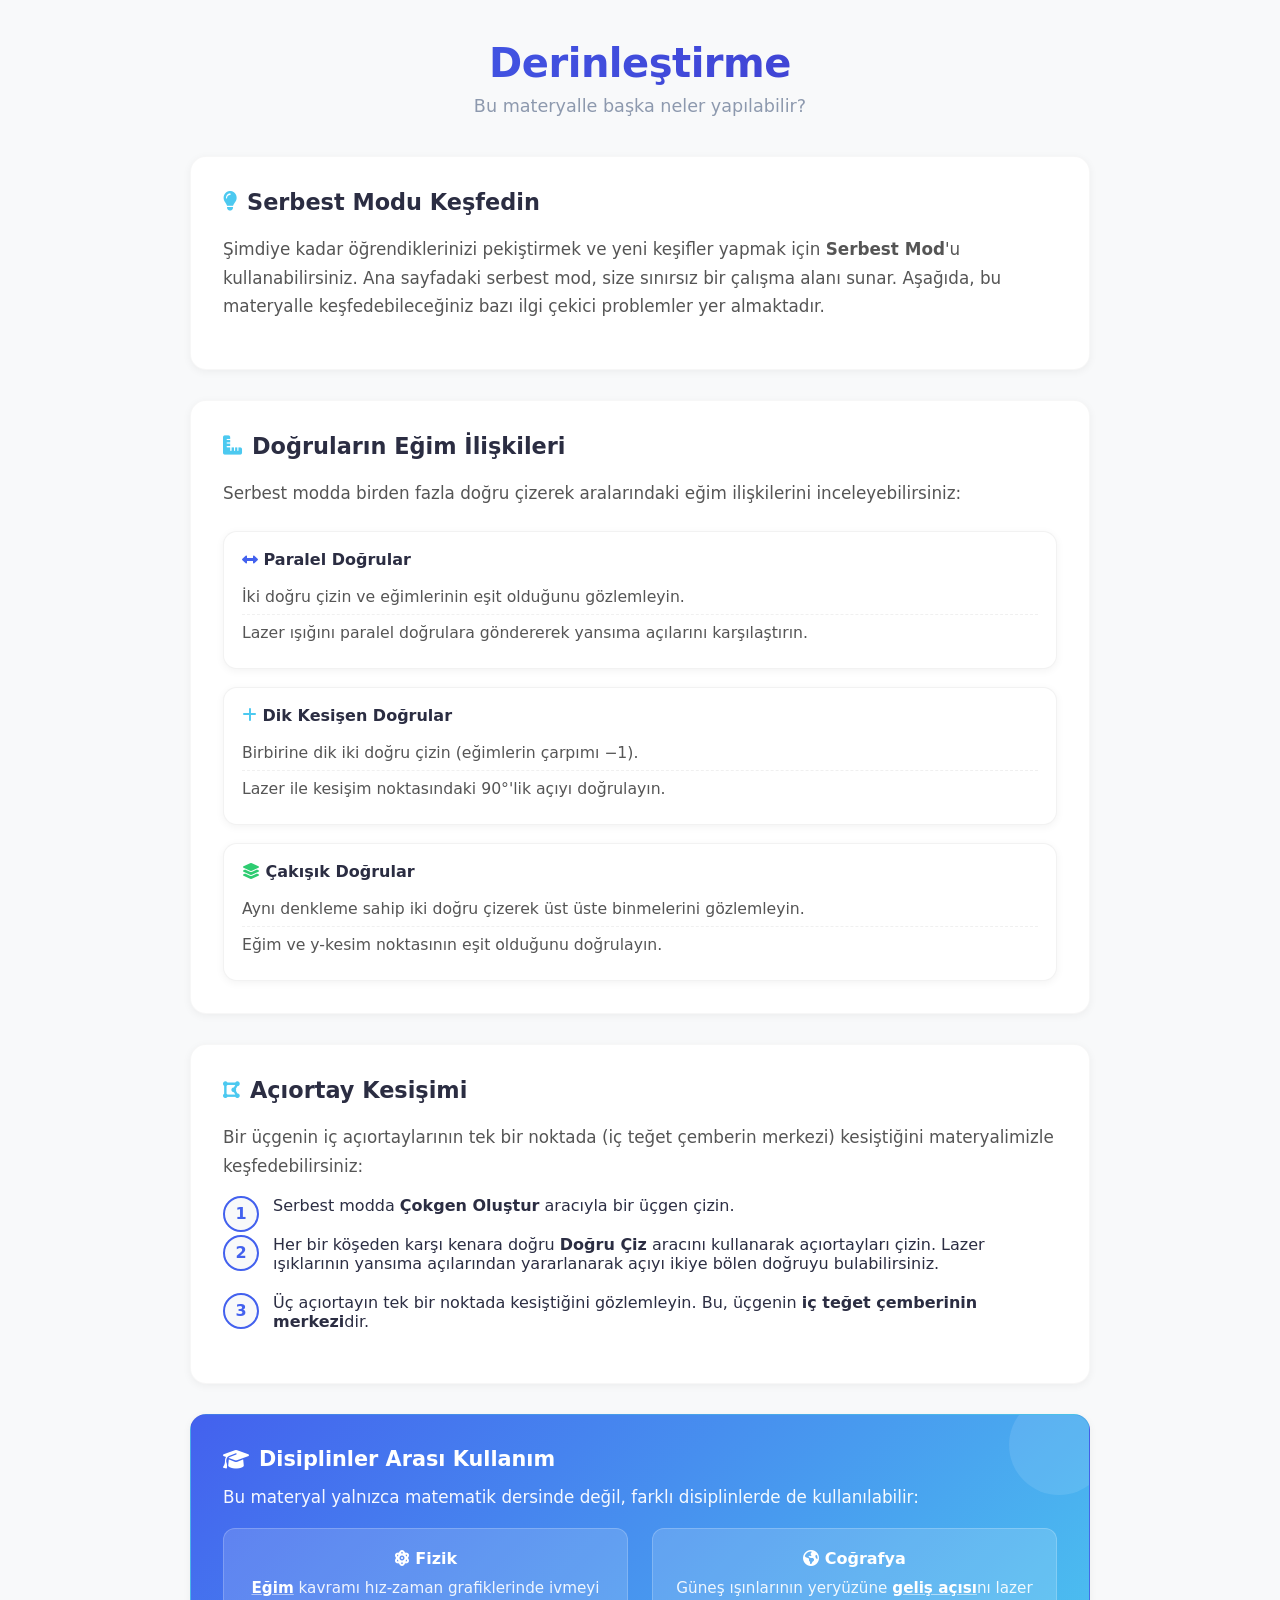
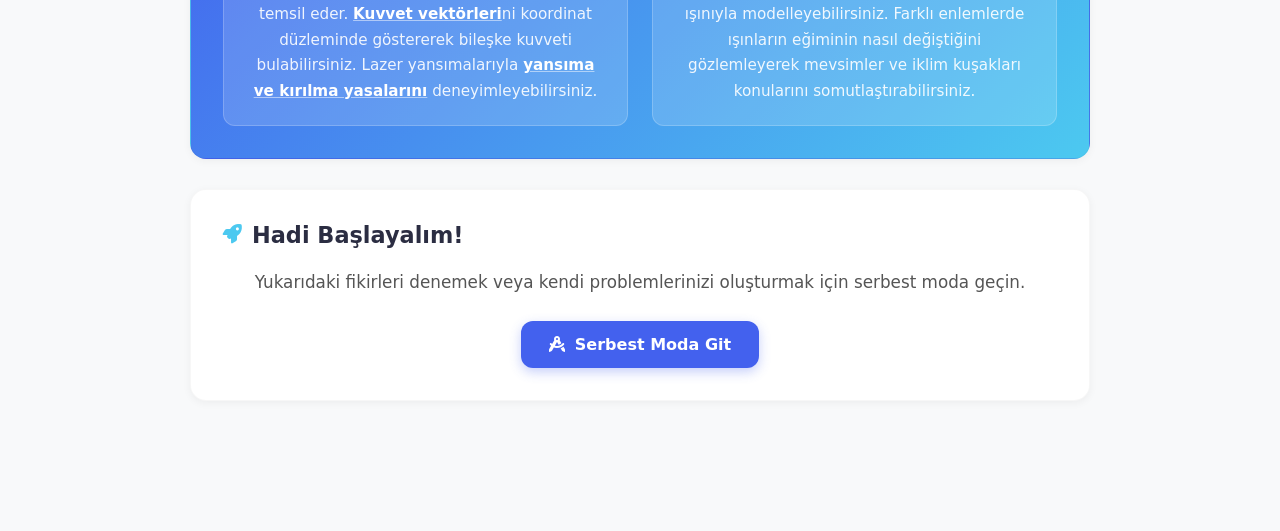
<file: uygulama4.html>
<!DOCTYPE html>
<html lang="tr">
<head>
    <meta charset="UTF-8">
    <meta name="viewport" content="width=device-width, initial-scale=1.0, maximum-scale=1.0, user-scalable=no">
    <title>Uygulama 4</title>
    <!-- Font Awesome for Icons -->
    <link rel="stylesheet" href="https://cdnjs.cloudflare.com/ajax/libs/font-awesome/6.4.0/css/all.min.css">
    <style>
        :root {
            --primary-color: #4361ee;
            --secondary-color: #3f37c9;
            --accent-color: #4cc9f0;
            --success-color: #2ecc71;
            --danger-color: #e74c3c;
            --text-color: #2b2d42;
            --text-light: #8d99ae;
            --bg-color: #f8f9fa;
            --card-bg: #ffffff;
            --sidebar-width: 280px;
            --border-radius: 16px;
            --shadow-sm: 0 2px 8px rgba(0,0,0,0.05);
            --shadow-md: 0 8px 24px rgba(0,0,0,0.08);
            --transition: all 0.3s cubic-bezier(0.25, 0.8, 0.25, 1);
        }

        * {
            box-sizing: border-box;
            margin: 0;
            padding: 0;
        }

        body {
            font-family: 'Segoe UI', system-ui, -apple-system, sans-serif;
            background-color: var(--bg-color);
            color: var(--text-color);
            min-height: 100vh;
            overflow-y: auto;
            display: block;
        }

        /* Sidebar Styling */
        #sidebar {
            display: none;
        }

        .brand {
            font-size: 1.2rem;
            font-weight: 700;
            color: var(--primary-color);
            margin-bottom: 30px;
            display: flex;
            align-items: center;
            gap: 10px;
        }

        .nav-btn {
            width: 100%;
            text-align: left;
            padding: 14px 18px;
            margin-bottom: 8px;
            border: none;
            background: transparent;
            border-radius: 12px;
            cursor: pointer;
            color: var(--text-light);
            font-weight: 500;
            font-size: 0.95rem;
            transition: var(--transition);
            display: flex;
            align-items: center;
            gap: 12px;
        }

        .nav-btn:hover:not(:disabled) {
            background-color: rgba(67, 97, 238, 0.05);
            color: var(--primary-color);
            transform: translateX(4px);
        }

        .nav-btn.active {
            background-color: var(--primary-color);
            color: white;
            box-shadow: 0 4px 12px rgba(67, 97, 238, 0.3);
        }

        .nav-btn:disabled {
            opacity: 0.5;
            cursor: not-allowed;
        }

        .back-btn {
            margin-top: auto;
            padding: 12px;
            border: 1px solid #eee;
            background: white;
            border-radius: 12px;
            color: var(--text-color);
            font-weight: 600;
            cursor: pointer;
            transition: var(--transition);
            display: flex;
            align-items: center;
            justify-content: center;
            gap: 8px;
        }

        .back-btn:hover {
            border-color: var(--primary-color);
            color: var(--primary-color);
        }

        /* Main Content Area */
        #content-area {
            padding: 40px;
            scroll-behavior: smooth;
        }

        .container {
            max-width: 900px;
            margin: 0 auto;
            padding-bottom: 60px;
        }

        /* Header Section */
        header {
            margin-bottom: 40px;
            text-align: center;
        }

        h1 {
            font-size: 2.5rem;
            font-weight: 800;
            background: linear-gradient(135deg, var(--primary-color), var(--secondary-color));
            -webkit-background-clip: text;
            -webkit-text-fill-color: transparent;
            margin-bottom: 10px;
            letter-spacing: -0.5px;
        }

        .subtitle {
            font-size: 1.1rem;
            color: var(--text-light);
        }

        /* Cards */
        .card {
            background: var(--card-bg);
            border-radius: var(--border-radius);
            padding: 32px;
            margin-bottom: 30px;
            box-shadow: var(--shadow-sm);
            border: 1px solid rgba(0,0,0,0.03);
            transition: var(--transition);
        }

        .card:hover {
            box-shadow: var(--shadow-md);
            transform: translateY(-2px);
        }

        .card h2 {
            font-size: 1.4rem;
            color: var(--text-color);
            margin-bottom: 20px;
            display: flex;
            align-items: center;
            gap: 10px;
        }

        .card h2 i {
            color: var(--accent-color);
            font-size: 1.2rem;
        }

        .card p {
            line-height: 1.7;
            color: #555;
            margin-bottom: 16px;
            font-size: 1.05rem;
        }

        /* Visual Demo Box */
        .visual-demo {
            background: #f8faff;
            border: 1px dashed #dbeafe;
            border-radius: 12px;
            padding: 30px;
            margin: 24px 0;
            display: flex;
            flex-direction: column;
            align-items: center;
            text-align: center;
        }

        .visual-demo svg {
            max-width: 100%;
            height: auto;
            filter: drop-shadow(0 4px 6px rgba(0,0,0,0.05));
        }
        
        .demo-caption {
            margin-top: 15px;
            font-size: 0.95rem;
            color: var(--text-light);
            font-style: italic;
        }

        /* Concept Box (Highlight) */
        .concept-box {
            background: linear-gradient(135deg, #4361ee 0%, #4cc9f0 100%);
            color: white;
            border-radius: var(--border-radius);
            padding: 32px;
            position: relative;
            overflow: hidden;
        }

        .concept-box::before {
            content: '';
            position: absolute;
            top: -20px;
            right: -20px;
            width: 100px;
            height: 100px;
            background: rgba(255,255,255,0.1);
            border-radius: 50%;
        }

        .concept-box h3 {
            font-size: 1.3rem;
            margin-bottom: 12px;
            display: flex;
            align-items: center;
            gap: 10px;
        }

        .concept-box p {
            color: rgba(255,255,255,0.95);
            margin-bottom: 0;
        }

        .concept-box strong {
            color: white;
            font-weight: 700;
            text-decoration: underline;
            text-decoration-color: rgba(255,255,255,0.5);
        }

        /* Comparison Grid */
        .comparison-grid {
            display: grid;
            grid-template-columns: repeat(auto-fit, minmax(300px, 1fr));
            gap: 24px;
            margin-top: 24px;
        }

        .comparison-item {
            background: white;
            border: 1px solid #eee;
            border-radius: 12px;
            padding: 20px;
            text-align: center;
            transition: var(--transition);
        }

        .comparison-item:hover {
            border-color: var(--accent-color);
            box-shadow: 0 4px 12px rgba(0,0,0,0.05);
        }

        .status-badge {
            display: inline-block;
            padding: 6px 12px;
            border-radius: 20px;
            font-size: 0.85rem;
            font-weight: 600;
            margin-top: 12px;
        }

        .status-success {
            background: rgba(46, 204, 113, 0.15);
            color: var(--success-color);
        }

        .status-error {
            background: rgba(231, 76, 60, 0.15);
            color: var(--danger-color);
        }

        /* Steps List */
        .steps-list {
            list-style: none;
            counter-reset: step;
        }

        .steps-list li {
            position: relative;
            padding-left: 50px;
            margin-bottom: 20px;
        }

        .steps-list li::before {
            counter-increment: step;
            content: counter(step);
            position: absolute;
            left: 0;
            top: 0;
            width: 32px;
            height: 32px;
            background: var(--bg-color);
            color: var(--primary-color);
            border-radius: 50%;
            text-align: center;
            line-height: 32px;
            font-weight: 700;
            border: 2px solid var(--primary-color);
        }

        /* Primary Button */
        .btn-primary {
            display: inline-flex;
            align-items: center;
            gap: 10px;
            background: var(--primary-color);
            color: white;
            padding: 14px 28px;
            border-radius: 12px;
            border: none;
            font-size: 1rem;
            font-weight: 600;
            cursor: pointer;
            transition: var(--transition);
            text-decoration: none;
            box-shadow: 0 4px 12px rgba(67, 97, 238, 0.3);
        }

        .btn-primary:hover {
            background: var(--secondary-color);
            transform: translateY(-2px);
            box-shadow: 0 6px 16px rgba(67, 97, 238, 0.4);
        }

        .task-grid {
            display: grid;
            gap: 18px;
            margin-top: 24px;
        }

        .task-card {
            border: 1px solid rgba(0,0,0,0.05);
            border-radius: 14px;
            padding: 18px;
            background: #fff;
            box-shadow: var(--shadow-sm);
        }

        .task-header {
            display: flex;
            align-items: center;
            justify-content: space-between;
            gap: 12px;
            margin-bottom: 10px;
            flex-wrap: wrap;
        }

        .task-title {
            font-weight: 700;
            color: var(--text-color);
            font-size: 1rem;
        }

        .task-steps {
            list-style: none;
            padding-left: 0;
            margin: 0;
        }

        .task-steps li {
            padding: 8px 0;
            border-bottom: 1px dashed rgba(0,0,0,0.06);
            color: #555;
            font-size: 0.98rem;
        }

        .task-steps li:last-child {
            border-bottom: none;
        }

        .lab-shell {
            display: grid;
            grid-template-columns: 280px 1fr;
            gap: 24px;
            margin-top: 26px;
            padding: 20px;
            border-radius: 20px;
            background: #f8faff;
            border: 1px solid #e9ecf5;
        }

        .lab-panel {
            background: #fff;
            border-radius: 16px;
            padding: 18px;
            box-shadow: var(--shadow-sm);
            display: flex;
            flex-direction: column;
            min-height: 520px;
        }

        #tools-panel h3 {
            font-size: 0.8rem;
            color: var(--text-light);
            margin: 14px 0 8px;
            text-transform: uppercase;
            letter-spacing: 1px;
            font-weight: 600;
        }

        #tools-panel button {
            width: 100%;
            text-align: left;
            padding: 10px 12px;
            margin-bottom: 6px;
            border: 1px solid rgba(0,0,0,0.08);
            background: #fff;
            border-radius: 10px;
            cursor: pointer;
            color: var(--text-color);
            font-weight: 500;
            font-size: 0.92rem;
            transition: var(--transition);
            display: flex;
            align-items: center;
            gap: 10px;
        }

        #tools-panel button:hover:not(:disabled) {
            background-color: rgba(67, 97, 238, 0.08);
            color: var(--primary-color);
            border-color: rgba(67, 97, 238, 0.35);
            transform: translateX(2px);
        }

        #tools-panel button.active {
            background-color: var(--primary-color);
            color: white;
            border-color: var(--primary-color);
            box-shadow: 0 4px 12px rgba(67, 97, 238, 0.3);
        }

        #tools-panel button:disabled {
            opacity: 0.5;
            cursor: not-allowed;
        }

        #info-panel {
            margin-top: auto;
            padding-top: 12px;
            border-top: 1px solid rgba(0,0,0,0.06);
            font-size: 0.85rem;
            color: var(--text-light);
        }

        #canvas-container {
            flex-grow: 1;
            position: relative;
            background-color: #fff;
            overflow: hidden;
            border-radius: 16px;
            min-height: 520px;
            box-shadow: var(--shadow-sm);
            border: 1px solid rgba(0,0,0,0.05);
        }

        #canvas-container svg {
            width: 100%;
            height: 100%;
            display: block;
            cursor: crosshair;
        }

        .grid-line {
            stroke: #e0e0e0;
            stroke-width: 1px;
            vector-effect: non-scaling-stroke;
        }

        .axis-line {
            stroke: #2c3e50;
            stroke-width: 2px;
            vector-effect: non-scaling-stroke;
        }

        .grid-text {
            font-family: Arial, sans-serif;
            fill: #7f8c8d;
            text-anchor: middle;
            pointer-events: none;
        }

        .selectable {
            cursor: pointer;
            pointer-events: all;
        }

        .laser-body {
            fill: #e74c3c;
            stroke: none;
        }

        .laser-beam {
            stroke: rgba(231, 76, 60, 0.6);
            stroke-width: 3px;
            vector-effect: non-scaling-stroke;
            pointer-events: none;
        }

        .point {
            fill: none;
            stroke: #3498db;
            stroke-width: 10px;
            stroke-linecap: round;
            vector-effect: non-scaling-stroke;
        }

        .polygon-vertex {
            fill: none;
            stroke: #27ae60;
            stroke-width: 10px;
            stroke-linecap: round;
            vector-effect: non-scaling-stroke;
            cursor: pointer;
        }

        .line {
            stroke: #34495e;
            stroke-width: 2px;
            vector-effect: non-scaling-stroke;
            fill: none;
        }

        .direction-extension {
            stroke: #7f8c8d;
            stroke-width: 2px;
            stroke-dasharray: 6 6;
            vector-effect: non-scaling-stroke;
            fill: none;
        }

        .circle {
            fill: none;
            stroke: #9b59b6;
            stroke-width: 2px;
            vector-effect: non-scaling-stroke;
        }

        .polygon {
            fill: rgba(46, 204, 113, 0.3);
            stroke: #27ae60;
            stroke-width: 2px;
            vector-effect: non-scaling-stroke;
        }

        .parabola {
            fill: none;
            stroke: #e67e22;
            stroke-width: 2px;
            vector-effect: non-scaling-stroke;
        }

        .selected-outline {
            fill: none;
            stroke: #f1c40f;
            stroke-width: 2px;
            stroke-dasharray: 4, 4;
            vector-effect: non-scaling-stroke;
        }

        .handle {
            fill: none;
            stroke: #f1c40f;
            stroke-width: 15px;
            stroke-linecap: round;
            vector-effect: non-scaling-stroke;
            cursor: grab;
        }

        .handle:active {
            cursor: grabbing;
            stroke: #d35400;
        }

        /* Animations */
        @keyframes pulse {
            0% { transform: scale(1); opacity: 0.8; }
            50% { transform: scale(1.1); opacity: 0.4; }
            100% { transform: scale(1); opacity: 0.8; }
        }
        
        @keyframes scan {
            0% { x1: 40; x2: 40; }
            100% { x1: 180; x2: 180; }
        }

        /* Scrollbar */
        ::-webkit-scrollbar {
            width: 8px;
        }
        ::-webkit-scrollbar-track {
            background: #f1f1f1;
        }
        ::-webkit-scrollbar-thumb {
            background: #ccc;
            border-radius: 4px;
        }
        /* Tutorial Overlay Styles */
        #tutorial-container {
            background: #fff;
            border-radius: 16px;
            padding: 24px;
            box-shadow: 0 4px 12px rgba(0,0,0,0.08);
            margin-bottom: 24px;
            border-left: 5px solid var(--primary-color);
            position: relative;
            overflow: hidden;
        }

        #tutorial-progress-bar {
            position: absolute;
            top: 0;
            left: 0;
            height: 4px;
            background: var(--success-color);
            width: 0%;
            transition: width 0.5s ease;
        }

        #tutorial-instruction {
            font-size: 1.1rem;
            margin-bottom: 16px;
            color: var(--text-color);
            line-height: 1.6;
        }

        .tutorial-btn-group {
            display: flex;
            gap: 12px;
            margin-top: 16px;
        }

        .tutorial-opt-btn {
            flex: 1;
            padding: 12px;
            border: 2px solid #e0e0e0;
            background: white;
            border-radius: 8px;
            cursor: pointer;
            font-weight: 600;
            transition: all 0.2s;
        }

        .tutorial-opt-btn:hover {
            border-color: var(--primary-color);
            background: #f8faff;
        }

        .tutorial-feedback {
            margin-top: 12px;
            font-weight: 600;
            padding: 10px;
            border-radius: 8px;
            display: none;
        }

        .tutorial-feedback.success {
            display: block;
            background: #d4edda;
            color: #155724;
        }

        .tutorial-feedback.error {
            display: block;
            background: #f8d7da;
            color: #721c24;
        }

        #tutorial-next-btn {
            background: var(--primary-color);
            color: white;
            border: none;
            padding: 10px 24px;
            border-radius: 8px;
            font-weight: 600;
            cursor: pointer;
            margin-top: 16px;
            float: right;
        }
        
        #tutorial-next-btn:disabled {
            background: #ccc;
            cursor: not-allowed;
        }

        .pulse-anim {
            animation: pulse-btn 1.5s infinite;
        }

        @keyframes pulse-btn {
            0% { box-shadow: 0 0 0 0 rgba(67, 97, 238, 0.7); }
            70% { box-shadow: 0 0 0 10px rgba(67, 97, 238, 0); }
            100% { box-shadow: 0 0 0 0 rgba(67, 97, 238, 0); }
        }

        /* Portrait Rotation Overlay */
        #portrait-overlay {
            display: none;
            position: fixed;
            inset: 0;
            z-index: 99999;
            background: linear-gradient(135deg, #4361ee 0%, #3f37c9 100%);
            flex-direction: column;
            align-items: center;
            justify-content: center;
            color: white;
            text-align: center;
            padding: 40px;
        }
        #portrait-overlay .rotate-icon {
            width: 100px; height: 100px; margin-bottom: 30px;
            animation: rotatePhone 2s ease-in-out infinite;
        }
        #portrait-overlay .rotate-icon svg { width: 100%; height: 100%; fill: white; }
        #portrait-overlay h2 { font-size: 1.5rem; font-weight: 700; margin-bottom: 12px; color: white; }
        #portrait-overlay p { font-size: 1rem; opacity: 0.85; max-width: 300px; line-height: 1.6; }
        @keyframes rotatePhone {
            0%, 100% { transform: rotate(0deg); }
            25% { transform: rotate(-30deg); }
            75% { transform: rotate(90deg); }
        }
        @media (orientation: portrait) and (max-width: 1024px) {
            #portrait-overlay { display: flex !important; }
            #content-area, #sidebar { display: none !important; }
        }
        @media (orientation: landscape), (min-width: 1025px) {
            #portrait-overlay { display: none !important; }
        }

        #fullscreen-btn {
            display: none;
            position: fixed; top: 16px; right: 16px; z-index: 101;
            background: white; border: 1px solid rgba(0,0,0,0.1);
            border-radius: 10px; width: 42px; height: 42px;
            cursor: pointer; align-items: center;
            justify-content: center; box-shadow: 0 2px 8px rgba(0,0,0,0.1);
            transition: all 0.2s; font-size: 16px; color: #333;
        }
        #fullscreen-btn:hover, #fullscreen-btn:active {
            background: var(--primary-color); border-color: var(--primary-color); color: white;
        }
        @media (max-width: 768px) {
            #fullscreen-btn { display: flex; }
        }

        /* Touch-friendly targets */
        @media (pointer: coarse) {
            .nav-btn { min-height: 44px; }
            svg { touch-action: none; }
            .handle { stroke-width: 28px; }
            .handle-hit-area { pointer-events: all !important; }
            .point { stroke-width: 14px; }
            .polygon-vertex { stroke-width: 14px; }
        }
    </style>
</head>
<body>
    <!-- Portrait Mode Overlay -->
    <div id="portrait-overlay">
        <div class="rotate-icon">
            <svg viewBox="0 0 24 24" xmlns="http://www.w3.org/2000/svg">
                <path d="M16.48 2.52c3.27 1.55 5.61 4.72 5.97 8.48h1.5C23.44 4.84 18.29 0 12 0l-.66.03 3.81 3.81 1.33-1.32zm-6.25-.77c-.59-.59-1.54-.59-2.12 0L1.75 8.11c-.59.59-.59 1.54 0 2.12l12.02 12.02c.59.59 1.54.59 2.12 0l6.36-6.36c.59-.59.59-1.54 0-2.12L10.23 1.75zm4.6 19.44L2.81 9.17l6.36-6.36 12.02 12.02-6.36 6.36zm-7.31.29C4.25 19.94 1.91 16.76 1.55 13H.05C.56 19.16 5.71 24 12 24l.66-.03-3.81-3.81-1.33 1.32z"/>
            </svg>
        </div>
        <h2>Cihazınızı Çevirin</h2>
        <p>Bu uygulama yatay modda çalışmaktadır. Lütfen cihazınızı yatay konuma getirin.</p>
    </div>
    <button id="fullscreen-btn" aria-label="Tam Ekran"><i class="fa-solid fa-expand"></i></button>
    <aside id="sidebar">
        <div class="brand">
            <i class="fas fa-shapes"></i>
            <span>Matematik Atölyesi</span>
        </div>
        
        <div id="lesson-nav">
            <button class="nav-btn active" onclick="showSection(1)" id="btn-section-1">
                <i class="fas fa-book-open"></i> 1. Temel Bilgiler
            </button>
        </div>

        <button class="back-btn" onclick="location.href='index.html'">
            <i class="fas fa-arrow-left"></i> Ana Menüye Dön
        </button>
    </aside>

    <!-- Main Content -->
    <main id="content-area">
        <div class="container">
            <div id="section-1" class="section-content">
            <header>
                <h1>Derinleştirme</h1>
                <p class="subtitle">Bu materyalle başka neler yapılabilir?</p>
            </header>

            <section class="card">
                <h2><i class="fas fa-lightbulb"></i> Serbest Modu Keşfedin</h2>
                <p>
                    Şimdiye kadar öğrendiklerinizi pekiştirmek ve yeni keşifler yapmak için <strong>Serbest Mod</strong>'u kullanabilirsiniz. 
                    Ana sayfadaki serbest mod, size sınırsız bir çalışma alanı sunar. Aşağıda, bu materyalle keşfedebileceğiniz bazı ilgi çekici problemler yer almaktadır.
                </p>
            </section>

            <section class="card">
                <h2><i class="fas fa-ruler-combined"></i> Doğruların Eğim İlişkileri</h2>
                <p>
                    Serbest modda birden fazla doğru çizerek aralarındaki eğim ilişkilerini inceleyebilirsiniz:
                </p>
                <div class="task-grid">
                    <div class="task-card">
                        <div class="task-header">
                            <span class="task-title"><i class="fas fa-arrows-alt-h" style="color:var(--primary-color)"></i> Paralel Doğrular</span>
                        </div>
                        <ul class="task-steps">
                            <li>İki doğru çizin ve eğimlerinin eşit olduğunu gözlemleyin.</li>
                            <li>Lazer ışığını paralel doğrulara göndererek yansıma açılarını karşılaştırın.</li>
                        </ul>
                    </div>
                    <div class="task-card">
                        <div class="task-header">
                            <span class="task-title"><i class="fas fa-plus" style="color:var(--accent-color)"></i> Dik Kesişen Doğrular</span>
                        </div>
                        <ul class="task-steps">
                            <li>Birbirine dik iki doğru çizin (eğimlerin çarpımı −1).</li>
                            <li>Lazer ile kesişim noktasındaki 90°'lik açıyı doğrulayın.</li>
                        </ul>
                    </div>
                    <div class="task-card">
                        <div class="task-header">
                            <span class="task-title"><i class="fas fa-layer-group" style="color:var(--success-color)"></i> Çakışık Doğrular</span>
                        </div>
                        <ul class="task-steps">
                            <li>Aynı denkleme sahip iki doğru çizerek üst üste binmelerini gözlemleyin.</li>
                            <li>Eğim ve y-kesim noktasının eşit olduğunu doğrulayın.</li>
                        </ul>
                    </div>
                </div>
            </section>

            <section class="card">
                <h2><i class="fas fa-draw-polygon"></i> Açıortay Kesişimi</h2>
                <p>
                    Bir üçgenin iç açıortaylarının tek bir noktada (iç teğet çemberin merkezi) kesiştiğini materyalimizle keşfedebilirsiniz:
                </p>
                <ul class="steps-list">
                    <li>Serbest modda <strong>Çokgen Oluştur</strong> aracıyla bir üçgen çizin.</li>
                    <li>Her bir köşeden karşı kenara doğru <strong>Doğru Çiz</strong> aracını kullanarak açıortayları çizin. Lazer ışıklarının yansıma açılarından yararlanarak açıyı ikiye bölen doğruyu bulabilirsiniz.</li>
                    <li>Üç açıortayın tek bir noktada kesiştiğini gözlemleyin. Bu, üçgenin <strong>iç teğet çemberinin merkezi</strong>dir.</li>
                </ul>
            </section>

            <section class="card concept-box">
                <h3><i class="fas fa-graduation-cap"></i> Disiplinler Arası Kullanım</h3>
                <p>
                    Bu materyal yalnızca matematik dersinde değil, farklı disiplinlerde de kullanılabilir:
                </p>
                <div class="comparison-grid" style="margin-top:16px">
                    <div class="comparison-item" style="background:rgba(255,255,255,0.15); border-color:rgba(255,255,255,0.2)">
                        <h4 style="color:white; margin-bottom:8px"><i class="fas fa-atom"></i> Fizik</h4>
                        <p style="color:rgba(255,255,255,0.9); font-size:0.95rem; margin-bottom:0">
                            <strong>Eğim</strong> kavramı hız-zaman grafiklerinde ivmeyi temsil eder. <strong>Kuvvet vektörleri</strong>ni koordinat düzleminde göstererek bileşke kuvveti bulabilirsiniz. Lazer yansımalarıyla <strong>yansıma ve kırılma yasalarını</strong> deneyimleyebilirsiniz.
                        </p>
                    </div>
                    <div class="comparison-item" style="background:rgba(255,255,255,0.15); border-color:rgba(255,255,255,0.2)">
                        <h4 style="color:white; margin-bottom:8px"><i class="fas fa-globe-americas"></i> Coğrafya</h4>
                        <p style="color:rgba(255,255,255,0.9); font-size:0.95rem; margin-bottom:0">
                            Güneş ışınlarının yeryüzüne <strong>geliş açısı</strong>nı lazer ışınıyla modelleyebilirsiniz. Farklı enlemlerde ışınların eğiminin nasıl değiştiğini gözlemleyerek mevsimler ve iklim kuşakları konularını somutlaştırabilirsiniz.
                        </p>
                    </div>
                </div>
            </section>

            <section class="card" style="text-align:center">
                <h2><i class="fas fa-rocket"></i> Hadi Başlayalım!</h2>
                <p>Yukarıdaki fikirleri denemek veya kendi problemlerinizi oluşturmak için serbest moda geçin.</p>
                <a href="index.html" class="btn-primary" style="margin-top:8px">
                    <i class="fas fa-compass-drafting"></i> Serbest Moda Git
                </a>
            </section>
            </div>


        </div>
    </main>
    <script>
        function showSection(sectionId) {
            document.querySelectorAll('.section-content').forEach(el => el.style.display = 'none');
            document.getElementById('section-' + sectionId).style.display = 'block';
            document.querySelectorAll('.nav-btn').forEach(btn => btn.classList.remove('active'));
            document.getElementById('btn-section-' + sectionId).classList.add('active');
            document.getElementById('content-area').scrollTop = 0;
        }
    </script>
    <script>
        (function() {
            var fsBtn = document.getElementById('fullscreen-btn');
            if (!fsBtn) return;
            fsBtn.addEventListener('click', function() {
                if (!document.fullscreenElement) {
                    document.documentElement.requestFullscreen && document.documentElement.requestFullscreen();
                } else {
                    document.exitFullscreen && document.exitFullscreen();
                }
            });
            document.addEventListener('fullscreenchange', function() {
                var icon = fsBtn.querySelector('i');
                if (icon) icon.className = document.fullscreenElement ? 'fa-solid fa-compress' : 'fa-solid fa-expand';
            });
        })();
    </script>
</body>
</html>
</file>
<file: style.css>
:root {
    --primary-color: #4361ee;
    --secondary-color: #3f37c9;
    --accent-color: #4cc9f0;
    --success-color: #2ecc71;
    --danger-color: #e74c3c;
    --text-color: #2b2d42;
    --text-light: #8d99ae;
    --bg-color: #f8f9fa;
    --card-bg: #ffffff;
    --sidebar-width: 280px;
    --border-radius: 16px;
    --shadow-sm: 0 2px 8px rgba(0,0,0,0.05);
    --shadow-md: 0 8px 24px rgba(0,0,0,0.08);
    --transition: all 0.3s cubic-bezier(0.25, 0.8, 0.25, 1);
}

* {
    box-sizing: border-box;
    margin: 0;
    padding: 0;
}

body {
    font-family: 'Segoe UI', system-ui, -apple-system, sans-serif;
    background-color: var(--bg-color);
    color: var(--text-color);
    height: 100vh;
    overflow: hidden;
    display: flex;
}

#app {
    display: flex;
    width: 100%;
    height: 100%;
}

#sidebar {
    width: var(--sidebar-width);
    background: var(--card-bg);
    border-right: 1px solid rgba(0,0,0,0.05);
    display: flex;
    flex-direction: column;
    padding: 24px;
    z-index: 10;
    box-shadow: 4px 0 24px rgba(0,0,0,0.02);
    overflow-y: auto;
    gap: 10px;
}

#sidebar h2 {
    font-size: 1.2rem;
    font-weight: 700;
    color: var(--primary-color);
    margin-bottom: 10px;
    display: flex;
    align-items: center;
    gap: 10px;
}

#sidebar h3 {
    font-size: 0.85rem;
    color: var(--text-light);
    margin-top: 15px;
    margin-bottom: 8px;
    text-transform: uppercase;
    letter-spacing: 1px;
    font-weight: 600;
}

button {
    width: 100%;
    text-align: left;
    padding: 12px 16px;
    margin-bottom: 6px;
    border: 1px solid transparent;
    background: transparent;
    border-radius: 12px;
    cursor: pointer;
    color: var(--text-color);
    font-weight: 500;
    font-size: 0.95rem;
    transition: var(--transition);
    display: flex;
    align-items: center;
    gap: 12px;
}

button:hover:not(:disabled) {
    background-color: rgba(67, 97, 238, 0.05);
    color: var(--primary-color);
    transform: translateX(4px);
}

button.active {
    background-color: var(--primary-color);
    color: white;
    box-shadow: 0 4px 12px rgba(67, 97, 238, 0.3);
}

button:disabled {
    opacity: 0.5;
    cursor: not-allowed;
    color: var(--text-light);
    background: transparent;
}

hr {
    border: 0;
    border-top: 1px solid rgba(0,0,0,0.05);
    margin: 15px 0;
}

#canvas-container {
    flex-grow: 1;
    position: relative;
    background-color: #fff;
    overflow: hidden;
}

svg {
    width: 100%;
    height: 100%;
    display: block;
    cursor: crosshair;
}

/* SVG İçi Stiller */
.grid-line {
    stroke: #e0e0e0;
    stroke-width: 1px;
    vector-effect: non-scaling-stroke;
}

.axis-line {
    stroke: #2c3e50;
    stroke-width: 2px;
    vector-effect: non-scaling-stroke;
}

.grid-text {
    font-family: Arial, sans-serif;
    fill: #7f8c8d;
    text-anchor: middle;
    pointer-events: none;
}

/* Nesne Stilleri */
.selectable {
    cursor: pointer;
    pointer-events: all;
}

.laser-body {
    fill: #e74c3c;
    stroke: none;
}

.laser-beam {
    stroke: rgba(231, 76, 60, 0.6);
    stroke-width: 3px;
    vector-effect: non-scaling-stroke;
    pointer-events: none;
}

.point {
    fill: none;
    stroke: #3498db;
    stroke-width: 10px;
    stroke-linecap: round;
    vector-effect: non-scaling-stroke;
}

.polygon-vertex {
    fill: none;
    stroke: #27ae60;
    stroke-width: 10px;
    stroke-linecap: round;
    vector-effect: non-scaling-stroke;
    cursor: pointer;
}

.line {
    stroke: #34495e;
    stroke-width: 2px;
    vector-effect: non-scaling-stroke;
    fill: none;
}

.direction-extension {
    stroke: #7f8c8d;
    stroke-width: 2px;
    stroke-dasharray: 6 6;
    vector-effect: non-scaling-stroke;
    fill: none;
}

.circle {
    fill: none;
    stroke: #9b59b6;
    stroke-width: 2px;
    vector-effect: non-scaling-stroke;
}

.polygon {
    fill: rgba(46, 204, 113, 0.3);
    stroke: #27ae60;
    stroke-width: 2px;
    vector-effect: non-scaling-stroke;
}

.parabola {
    fill: none;
    stroke: #e67e22;
    stroke-width: 2px;
    vector-effect: non-scaling-stroke;
}

/* Seçim Stilleri */
.selected-outline {
    fill: none;
    stroke: #f1c40f;
    stroke-width: 2px;
    stroke-dasharray: 4, 4; /* Dash array de scale olmamalı */
    vector-effect: non-scaling-stroke;
}

.handle {
    fill: none;
    stroke: #f1c40f;
    stroke-width: 15px;
    stroke-linecap: round;
    vector-effect: non-scaling-stroke;
    cursor: grab;
    touch-action: none;
}

.handle-hit-area {
    touch-action: none;
    /* r is set in SVG units; on coarse/touch screens we visually expand via filter
       but keep the SVG r tight so it doesn't cover the laser body */
}

.handle:active {
    cursor: grabbing;
    stroke: #d35400;
}

#info-panel {
    margin-top: auto;
    padding-top: 20px;
    border-top: 1px solid rgba(0,0,0,0.05);
    font-size: 0.85rem;
    color: var(--text-light);
}

/* ==========================================
   PORTRAIT ROTATION OVERLAY
   ========================================== */
#portrait-overlay {
    display: none;
    position: fixed;
    inset: 0;
    z-index: 99999;
    background: linear-gradient(135deg, #4361ee 0%, #3f37c9 100%);
    flex-direction: column;
    align-items: center;
    justify-content: center;
    color: white;
    text-align: center;
    padding: 40px;
}

#portrait-overlay .rotate-icon {
    width: 100px;
    height: 100px;
    margin-bottom: 30px;
    animation: rotatePhone 2s ease-in-out infinite;
}

#portrait-overlay .rotate-icon svg {
    width: 100%;
    height: 100%;
    fill: white;
}

#portrait-overlay h2 {
    font-size: 1.5rem;
    font-weight: 700;
    margin-bottom: 12px;
    color: white;
}

#portrait-overlay p {
    font-size: 1rem;
    opacity: 0.85;
    max-width: 300px;
    line-height: 1.6;
}

@keyframes rotatePhone {
    0%, 100% { transform: rotate(0deg); }
    25% { transform: rotate(-30deg); }
    75% { transform: rotate(90deg); }
}

@media (orientation: portrait) and (max-width: 1024px) {
    #portrait-overlay {
        display: flex !important;
    }
    #app, #content-area, #sidebar, #hamburger-btn, #sidebar-overlay {
        display: none !important;
    }
}

@media (orientation: landscape), (min-width: 1025px) {
    #portrait-overlay {
        display: none !important;
    }
}

/* ==========================================
   MOBILE RESPONSIVE - LANDSCAPE
   ========================================== */

/* Hamburger button for index.html on small landscape screens */
#hamburger-btn-main {
    display: none;
    position: fixed;
    top: 10px;
    left: 10px;
    z-index: 101;
    background: white;
    border: 1px solid rgba(0,0,0,0.1);
    border-radius: 10px;
    width: 38px;
    height: 38px;
    cursor: pointer;
    flex-direction: column;
    align-items: center;
    justify-content: center;
    gap: 4px;
    box-shadow: 0 2px 8px rgba(0,0,0,0.1);
    transition: all 0.2s;
    padding: 0;
}

#fullscreen-btn {
    display: none;
    position: fixed;
    top: 10px;
    right: 10px;
    z-index: 101;
    background: white;
    border: 1px solid rgba(0,0,0,0.1);
    border-radius: 10px;
    width: 38px;
    height: 38px;
    cursor: pointer;
    align-items: center;
    justify-content: center;
    box-shadow: 0 2px 8px rgba(0,0,0,0.1);
    transition: all 0.2s;
    padding: 0;
    font-size: 16px;
    color: var(--text-color);
}

#fullscreen-btn:hover, #fullscreen-btn:active {
    background: var(--primary-color);
    border-color: var(--primary-color);
    color: white;
}

#hamburger-btn-main span {
    display: block;
    width: 18px;
    height: 2px;
    background: var(--text-color);
    border-radius: 2px;
    transition: all 0.2s;
}

#hamburger-btn-main:hover {
    background: var(--primary-color);
    border-color: var(--primary-color);
}

#hamburger-btn-main:hover span {
    background: white;
}

#sidebar-overlay-main {
    display: none;
    position: fixed;
    inset: 0;
    background: rgba(0,0,0,0.3);
    z-index: 9;
}

#sidebar-overlay-main.visible {
    display: block;
}

@media (max-height: 500px), (max-width: 768px) {
    #hamburger-btn-main {
        display: flex;
    }

    #fullscreen-btn {
        display: flex;
    }

    #sidebar {
        position: fixed;
        top: 0;
        left: 0;
        height: 100vh;
        z-index: 100;
        box-shadow: 4px 0 24px rgba(0,0,0,0.15);
        transform: translateX(calc(-1 * var(--sidebar-width)));
        transition: transform 0.3s cubic-bezier(0.25, 0.8, 0.25, 1);
    }

    #sidebar.open {
        transform: translateX(0);
    }

    #canvas-container {
        width: 100%;
    }

    #sidebar h3 {
        margin-top: 8px;
        margin-bottom: 4px;
        font-size: 0.75rem;
    }

    #sidebar button {
        padding: 8px 12px;
        margin-bottom: 3px;
        font-size: 0.85rem;
        gap: 8px;
    }

    #sidebar h2 {
        font-size: 1rem;
        margin-bottom: 6px;
    }

    #sidebar {
        padding: 16px;
        gap: 4px;
    }

    hr {
        margin: 8px 0;
    }
}

/* Touch-friendly: larger tap targets */
@media (pointer: coarse) {
    button {
        min-height: 44px;
    }

    .handle {
        stroke-width: 28px;
    }

    .handle-hit-area {
        pointer-events: all !important;
    }

    .point {
        stroke-width: 14px;
    }

    .polygon-vertex {
        stroke-width: 14px;
    }

    .selectable {
        cursor: pointer;
    }

    svg {
        touch-action: none;
    }
}
</file>
